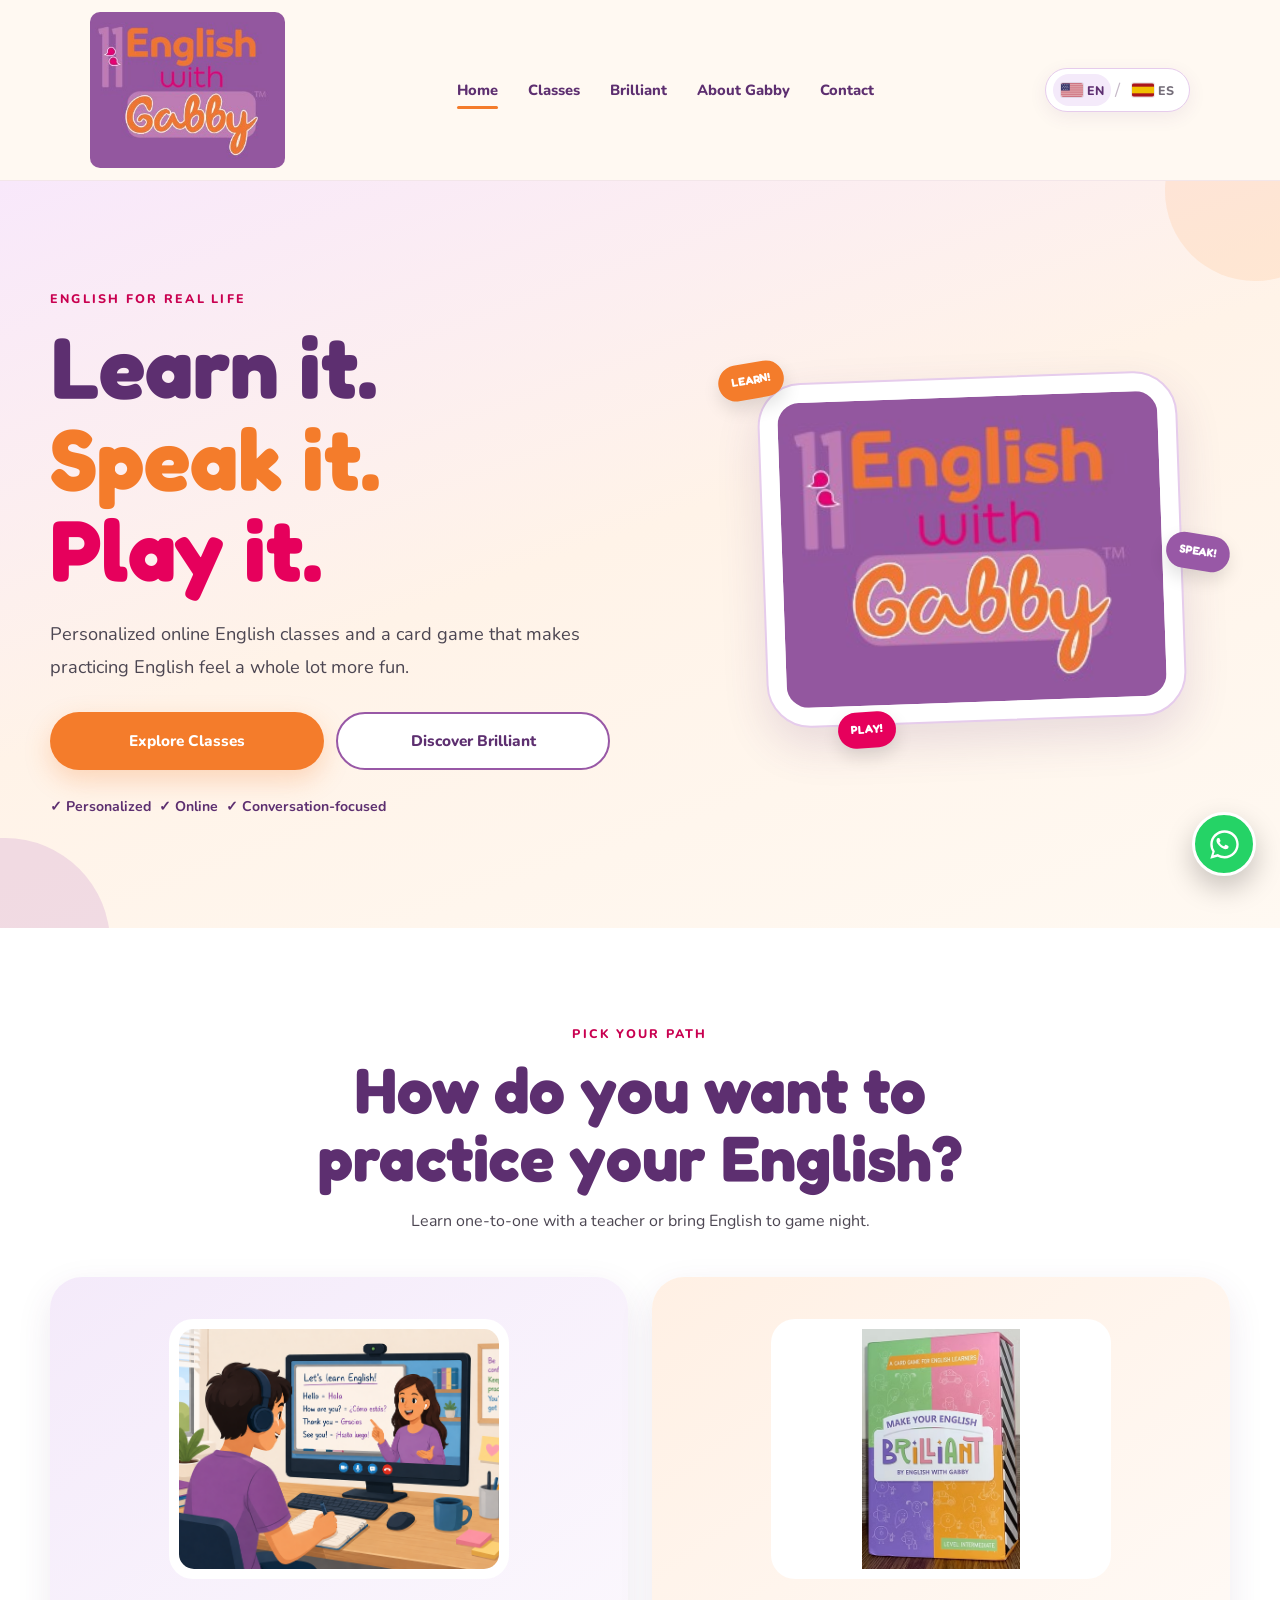
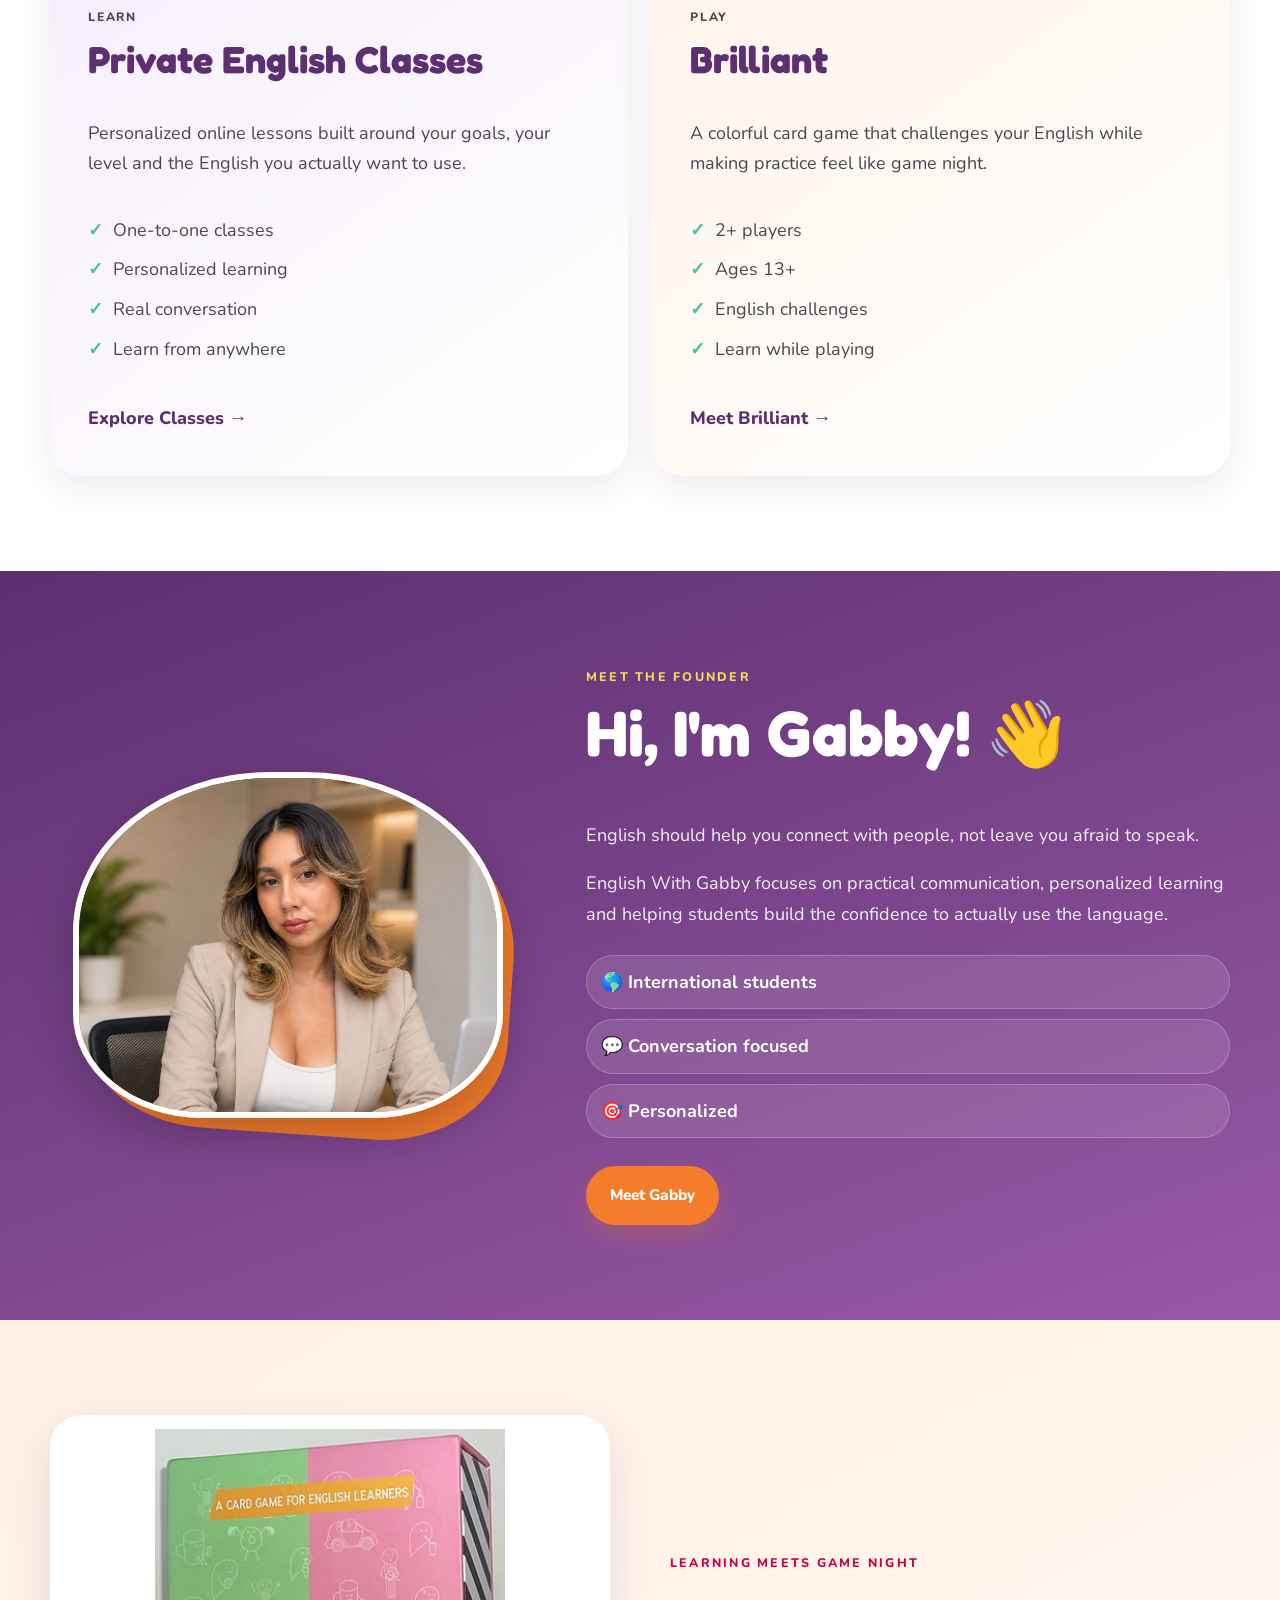
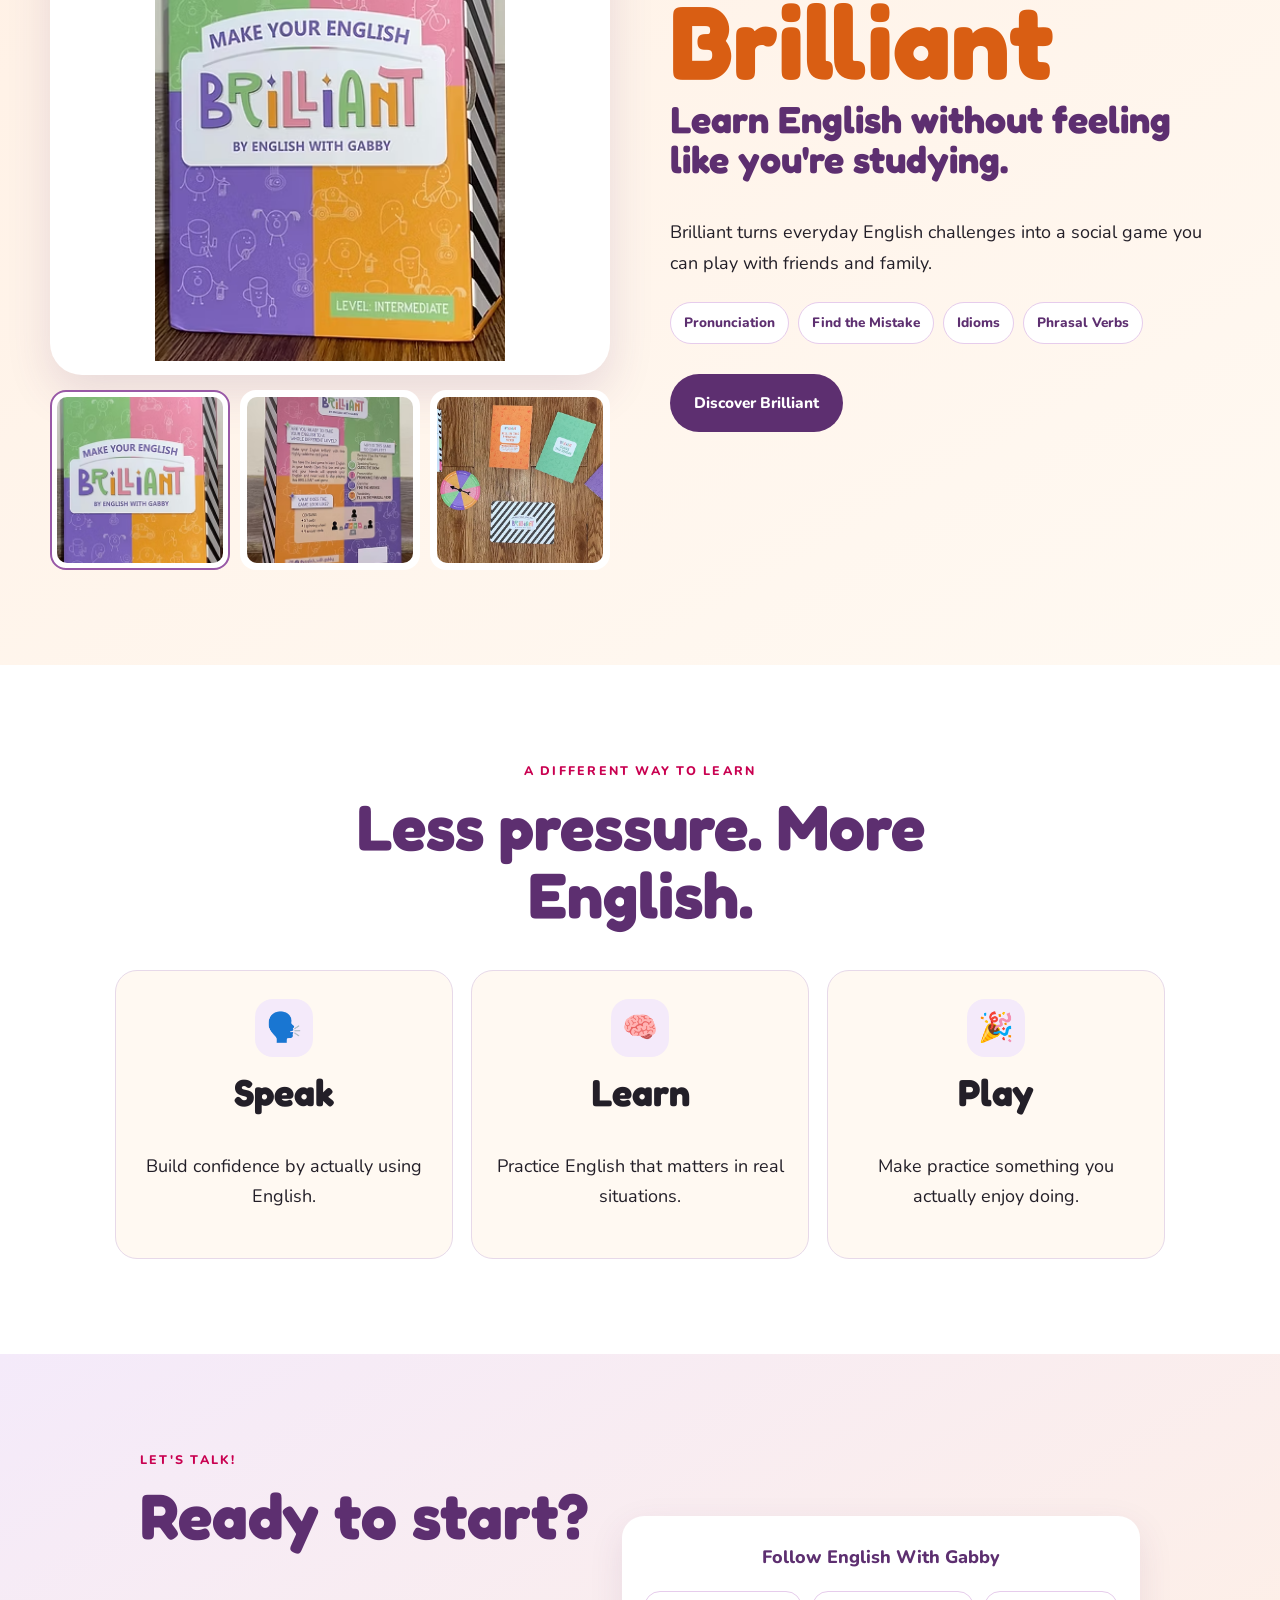
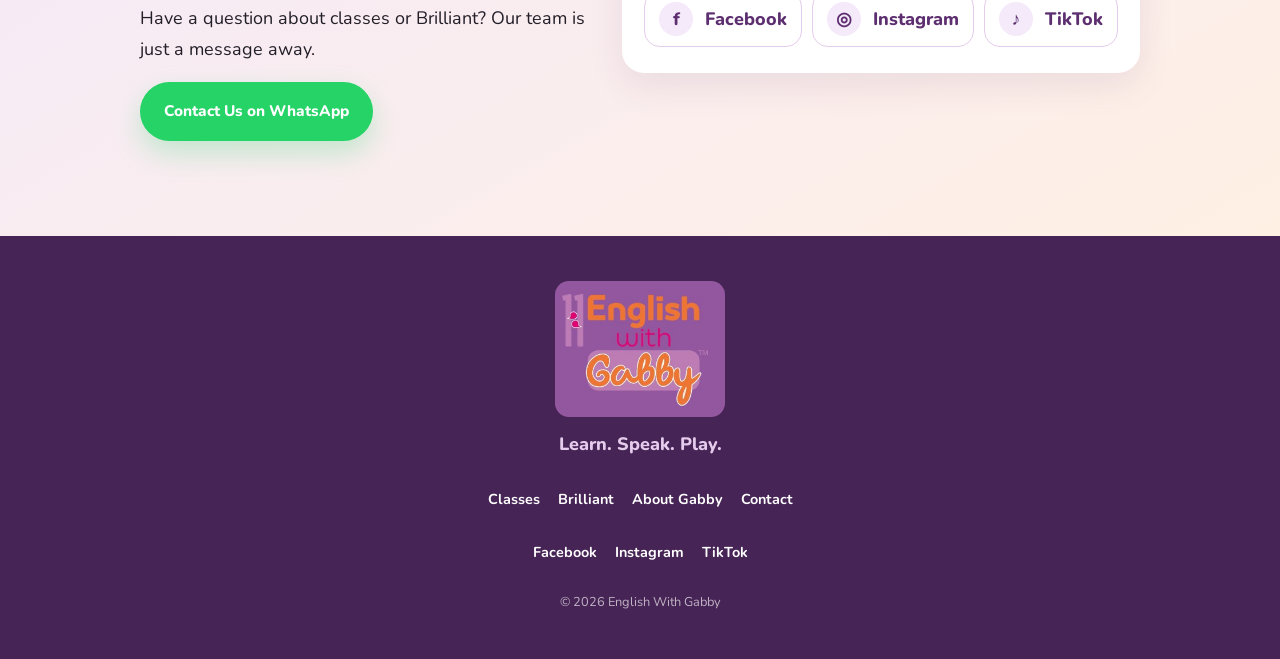
<file: index.html>
<!DOCTYPE html>
<html lang="en">

<head>

  <meta charset="UTF-8">

  <meta
    name="viewport"
    content="width=device-width, initial-scale=1.0, viewport-fit=cover"
  >

  <meta
    name="description"
    content="English With Gabby offers personalized online English classes and Brilliant, a fun card game designed to help you practice English while you play."
  >

  <meta
    name="theme-color"
    content="#9858a6"
  >


  <title>
    English With Gabby | Learn. Speak. Play.
  </title>


  <!-- =====================================================
       FAVICON — Book
  ====================================================== -->

  <link rel="icon" type="image/svg+xml" href="images/favicon.svg">


  <!-- =====================================================
       GOOGLE FONTS
  ====================================================== -->

  <link
    rel="preconnect"
    href="https://fonts.googleapis.com"
  >

  <link
    rel="preconnect"
    href="https://fonts.gstatic.com"
    crossorigin
  >

  <link
    href="https://fonts.googleapis.com/css2?family=Fredoka:wght@400;500;600;700&family=Nunito:wght@400;500;600;700;800&display=swap"
    rel="stylesheet"
  >


  <!-- =====================================================
       MAIN CSS
  ====================================================== -->

  <link
    rel="stylesheet"
    href="css/style.css"
  >

</head>


<body>


<!-- =========================================================
     ACCESSIBILITY — SKIP LINK
========================================================= -->

<a
  class="skip-link"
  href="#main-content"
  data-i18n="accessibility.skip"
>
  Skip to content
</a>



<!-- =========================================================
     HEADER
========================================================= -->

<header class="site-header">

  <div class="header-inner">


    <!-- BRAND -->

    <a
      href="index.html"
      class="site-logo"
      aria-label="English With Gabby home"
    >

      <img
        src="images/Logo/English%20With%20Gabby%20Logo.jpg"
        alt="English With Gabby"
      >

    </a>



    <!-- DESKTOP NAVIGATION -->

    <nav
      class="desktop-nav"
      aria-label="Main navigation"
    >

      <a
        href="index.html"
        class="nav-link active"
        data-i18n="nav.home"
      >
        Home
      </a>

      <a
        href="classes.html"
        class="nav-link"
        data-i18n="nav.classes"
      >
        Classes
      </a>

      <a
        href="brilliant.html"
        class="nav-link"
        data-i18n="nav.brilliant"
      >
        Brilliant
      </a>

      <a
        href="gabby.html"
        class="nav-link"
        data-i18n="nav.about"
      >
        About Gabby
      </a>

      <a
        href="#contact"
        class="nav-link"
        data-i18n="nav.contact"
      >
        Contact
      </a>

    </nav>



    <!-- HEADER CONTROLS -->

    <div class="header-controls">


      <!-- LANGUAGE SWITCHER -->

      <div
        class="language-switcher"
        role="group"
        aria-label="Language"
      >

        <button
          type="button"
          class="language-btn active"
          data-language="en"
          aria-label="Switch to English"
          aria-pressed="true"
        >

          <svg
            class="language-flag"
            viewBox="0 0 60 36"
            aria-hidden="true"
          >
            <rect width="60" height="36" fill="#ffffff"/>

            <g fill="#b22234">
              <rect y="0" width="60" height="2.77"/>
              <rect y="5.54" width="60" height="2.77"/>
              <rect y="11.08" width="60" height="2.77"/>
              <rect y="16.62" width="60" height="2.77"/>
              <rect y="22.16" width="60" height="2.77"/>
              <rect y="27.70" width="60" height="2.77"/>
              <rect y="33.23" width="60" height="2.77"/>
            </g>

            <rect width="24" height="19.38" fill="#3c3b6e"/>

            <g fill="#ffffff">
              <circle cx="4" cy="4" r="1"/>
              <circle cx="9" cy="4" r="1"/>
              <circle cx="14" cy="4" r="1"/>
              <circle cx="19" cy="4" r="1"/>

              <circle cx="6.5" cy="8" r="1"/>
              <circle cx="11.5" cy="8" r="1"/>
              <circle cx="16.5" cy="8" r="1"/>

              <circle cx="4" cy="12" r="1"/>
              <circle cx="9" cy="12" r="1"/>
              <circle cx="14" cy="12" r="1"/>
              <circle cx="19" cy="12" r="1"/>

              <circle cx="6.5" cy="16" r="1"/>
              <circle cx="11.5" cy="16" r="1"/>
              <circle cx="16.5" cy="16" r="1"/>
            </g>
          </svg>

          <span>EN</span>

        </button>


        <span
          class="language-divider"
          aria-hidden="true"
        >
          /
        </span>


        <button
          type="button"
          class="language-btn"
          data-language="es"
          aria-label="Cambiar a español"
          aria-pressed="false"
        >

          <svg
            class="language-flag"
            viewBox="0 0 60 36"
            aria-hidden="true"
          >
            <rect width="60" height="36" fill="#aa151b"/>
            <rect y="9" width="60" height="18" fill="#f1bf00"/>
          </svg>

          <span>ES</span>

        </button>

      </div>



      <!-- MOBILE MENU -->

      <button
        class="menu-toggle"
        type="button"
        aria-label="Open navigation menu"
        aria-expanded="false"
        aria-controls="mobileMenu"
      >

        <span></span>
        <span></span>
        <span></span>

      </button>


    </div>

  </div>



  <!-- MOBILE NAVIGATION -->

  <nav
    class="mobile-menu"
    id="mobileMenu"
    aria-label="Mobile navigation"
  >

    <a
      href="index.html"
      data-i18n="nav.home"
    >
      Home
    </a>

    <a
      href="classes.html"
      data-i18n="nav.classes"
    >
      Classes
    </a>

    <a
      href="brilliant.html"
      data-i18n="nav.brilliant"
    >
      Brilliant
    </a>

    <a
      href="gabby.html"
      data-i18n="nav.about"
    >
      About Gabby
    </a>

    <a
      href="#contact"
      data-i18n="nav.contact"
    >
      Contact
    </a>

  </nav>

</header>



<!-- =========================================================
     MAIN CONTENT
========================================================= -->

<main id="main-content">



<!-- =========================================================
     HERO
========================================================= -->

<section class="hero-section">

  <div class="hero-shape hero-shape-one"></div>
  <div class="hero-shape hero-shape-two"></div>


  <div class="hero-inner">


    <!-- HERO COPY -->

    <div class="hero-copy">

      <p
        class="eyebrow"
        data-i18n="home.hero.eyebrow"
      >
        English for real life
      </p>


      <h1>

        <span data-i18n="home.hero.line1">
          Learn it.
        </span>

        <span data-i18n="home.hero.line2">
          Speak it.
        </span>

        <span data-i18n="home.hero.line3">
          Play it.
        </span>

      </h1>


      <p
        class="hero-description"
        data-i18n="home.hero.description"
      >
        Personalized online English classes and a card game
        that makes practicing English feel a whole lot more fun.
      </p>



      <div class="hero-actions">


        <a
          href="classes.html"
          class="btn btn-primary"
          data-i18n="home.hero.classes"
        >
          Explore Classes
        </a>


        <a
          href="brilliant.html"
          class="btn btn-secondary"
          data-i18n="home.hero.brilliant"
        >
          Discover Brilliant
        </a>


      </div>



      <div class="hero-trust">

        <span data-i18n="home.hero.trust1">
          ✓ Personalized
        </span>

        <span data-i18n="home.hero.trust2">
          ✓ Online
        </span>

        <span data-i18n="home.hero.trust3">
          ✓ Conversation-focused
        </span>

      </div>

    </div>



    <!-- HERO VISUAL -->

    <div class="hero-visual">


      <div class="hero-logo-card">

        <img
          src="images/Logo/English%20With%20Gabby%20Logo.jpg"
          alt="English With Gabby logo"
        >

      </div>



      <div
        class="floating-bubble bubble-learn"
        aria-hidden="true"
      >
        LEARN!
      </div>


      <div
        class="floating-bubble bubble-speak"
        aria-hidden="true"
      >
        SPEAK!
      </div>


      <div
        class="floating-bubble bubble-play"
        aria-hidden="true"
      >
        PLAY!
      </div>


    </div>


  </div>

</section>



<!-- =========================================================
     TWO PATHS — CLASSES / BRILLIANT
========================================================= -->

<section class="path-section">

  <div class="section-heading">

    <p
      class="eyebrow"
      data-i18n="home.paths.eyebrow"
    >
      Pick your path
    </p>

    <h2 data-i18n="home.paths.title">
      How do you want to practice your English?
    </h2>

    <p data-i18n="home.paths.description">
      Learn one-to-one with a teacher or bring English to game night.
    </p>

  </div>



  <div class="path-grid">


    <!-- CLASSES CARD -->

    <article class="path-card classes-path-card">

      <div class="mini-product-image classes-card-image">

        <img
          src="images/classes/Classes%20image.png"
          alt="Student taking a personalized online English class with a teacher"
          loading="lazy"
        >

      </div>


      <p
        class="card-label"
        data-i18n="home.classes.label"
      >
        LEARN
      </p>


      <h3 data-i18n="home.classes.title">
        Private English Classes
      </h3>


      <p data-i18n="home.classes.description">
        Personalized online lessons built around your goals,
        your level and the English you actually want to use.
      </p>


      <ul class="feature-list">

        <li data-i18n="home.classes.feature1">
          One-to-one classes
        </li>

        <li data-i18n="home.classes.feature2">
          Personalized learning
        </li>

        <li data-i18n="home.classes.feature3">
          Real conversation
        </li>

        <li data-i18n="home.classes.feature4">
          Learn from anywhere
        </li>

      </ul>


      <a
        href="classes.html"
        class="card-link"
        data-i18n="home.classes.cta"
      >
        Explore Classes →
      </a>

    </article>


    <!-- BRILLIANT CARD -->

    <article class="path-card brilliant-path-card">

      <div class="mini-product-image">

        <img
          src="images/Brilliant/Game%20Box%20Front.avif"
          alt="Brilliant English learning card game"
          loading="lazy"
        >

      </div>


      <p
        class="card-label"
        data-i18n="home.brilliant.label"
      >
        PLAY
      </p>


      <h3>
        Brilliant
      </h3>


      <p data-i18n="home.brilliant.description">
        A colorful card game that challenges your English
        while making practice feel like game night.
      </p>


      <ul class="feature-list">

        <li data-i18n="home.brilliant.feature1">
          2+ players
        </li>

        <li data-i18n="home.brilliant.feature2">
          Ages 13+
        </li>

        <li data-i18n="home.brilliant.feature3">
          English challenges
        </li>

        <li data-i18n="home.brilliant.feature4">
          Learn while playing
        </li>

      </ul>


      <a
        href="brilliant.html"
        class="card-link"
        data-i18n="home.brilliant.cta"
      >
        Meet Brilliant →
      </a>

    </article>


  </div>

</section>



<!-- =========================================================
     ABOUT GABBY PREVIEW
========================================================= -->

<section class="gabby-preview-section">

  <div class="gabby-preview-inner">


    <!-- PHOTO -->

    <div class="gabby-photo-wrap">

      <div class="gabby-photo-decoration"></div>

      <img
        src="images/Gabby/Updated%20Gabby%20headshot.jpeg"
        alt="Gabby, founder of English With Gabby"
        loading="lazy"
      >

    </div>



    <!-- COPY -->

    <div class="gabby-preview-copy">

      <p
        class="eyebrow"
        data-i18n="home.gabby.eyebrow"
      >
        Meet the founder
      </p>


      <h2 data-i18n="home.gabby.title">
        Hi, I'm Gabby! 👋
      </h2>


      <p data-i18n="home.gabby.description1">
        English should help you connect with people,
        not leave you afraid to speak.
      </p>


      <p data-i18n="home.gabby.description2">
        English With Gabby focuses on practical communication,
        personalized learning and helping students build the
        confidence to actually use the language.
      </p>


      <div class="gabby-highlights">

        <span data-i18n="home.gabby.highlight1">
          🌎 International students
        </span>

        <span data-i18n="home.gabby.highlight2">
          💬 Conversation focused
        </span>

        <span data-i18n="home.gabby.highlight3">
          🎯 Personalized
        </span>

      </div>


      <a
        href="gabby.html"
        class="btn btn-primary"
        data-i18n="home.gabby.cta"
      >
        Meet Gabby
      </a>


    </div>


  </div>

</section>



<!-- =========================================================
     BRILLIANT FEATURE
========================================================= -->

<section class="brilliant-feature-section">

  <div class="brilliant-feature-inner">


    <!-- PRODUCT GALLERY PREVIEW -->

    <div class="brilliant-home-gallery">


      <div class="home-product-main">

        <img
          id="homeBrilliantImage"
          src="images/Brilliant/Game%20Box%20Front.avif"
          alt="Front of Brilliant English learning game"
          loading="lazy"
        >

      </div>



      <div
        class="home-product-thumbnails"
        aria-label="Brilliant product images"
      >


        <button
          type="button"
          class="home-product-thumb active"
          data-home-product-image="images/Brilliant/Game%20Box%20Front.avif"
          data-home-product-alt="Front of Brilliant English learning game"
          aria-label="Show front of Brilliant game box"
        >

          <img
            src="images/Brilliant/Game%20Box%20Front.avif"
            alt=""
          >

        </button>



        <button
          type="button"
          class="home-product-thumb"
          data-home-product-image="images/Brilliant/Game%20Box%20Back.avif"
          data-home-product-alt="Back of Brilliant English learning game"
          aria-label="Show back of Brilliant game box"
        >

          <img
            src="images/Brilliant/Game%20Box%20Back.avif"
            alt=""
          >

        </button>



        <button
          type="button"
          class="home-product-thumb"
          data-home-product-image="images/Brilliant/Game%20Box%20Contents.avif"
          data-home-product-alt="Contents of Brilliant English learning game"
          aria-label="Show Brilliant game contents"
        >

          <img
            src="images/Brilliant/Game%20Box%20Contents.avif"
            alt=""
          >

        </button>


      </div>


    </div>



    <!-- GAME COPY -->

    <div class="brilliant-feature-copy">

      <p
        class="eyebrow"
        data-i18n="home.game.eyebrow"
      >
        Learning meets game night
      </p>


      <h2>
        Brilliant
      </h2>


      <h3 data-i18n="home.game.subtitle">
        Learn English without feeling like you're studying.
      </h3>


      <p data-i18n="home.game.description">
        Brilliant turns everyday English challenges into
        a social game you can play with friends and family.
      </p>


      <div class="game-tags">

        <span data-i18n="home.game.tag1">
          Pronunciation
        </span>

        <span data-i18n="home.game.tag2">
          Find the Error
        </span>

        <span data-i18n="home.game.tag3">
          Slang
        </span>

        <span data-i18n="home.game.tag4">
          Verbs
        </span>

      </div>


      <a
        href="brilliant.html"
        class="btn btn-secondary-dark"
        data-i18n="home.game.cta"
      >
        Discover Brilliant
      </a>


    </div>


  </div>

</section>



<!-- =========================================================
     PHILOSOPHY / BENEFITS
========================================================= -->

<section class="benefits-section">

  <div class="section-heading">

    <p
      class="eyebrow"
      data-i18n="home.benefits.eyebrow"
    >
      A different way to learn
    </p>

    <h2 data-i18n="home.benefits.title">
      Less pressure. More English.
    </h2>

  </div>



  <div class="benefits-grid">


    <article class="benefit-card">

      <span
        class="benefit-icon"
        aria-hidden="true"
      >
        🗣️
      </span>

      <h3 data-i18n="home.benefits.speakTitle">
        Speak
      </h3>

      <p data-i18n="home.benefits.speakText">
        Build confidence by actually using English.
      </p>

    </article>



    <article class="benefit-card">

      <span
        class="benefit-icon"
        aria-hidden="true"
      >
        🧠
      </span>

      <h3 data-i18n="home.benefits.learnTitle">
        Learn
      </h3>

      <p data-i18n="home.benefits.learnText">
        Practice English that matters in real situations.
      </p>

    </article>



    <article class="benefit-card">

      <span
        class="benefit-icon"
        aria-hidden="true"
      >
        🎉
      </span>

      <h3 data-i18n="home.benefits.playTitle">
        Play
      </h3>

      <p data-i18n="home.benefits.playText">
        Make practice something you actually enjoy doing.
      </p>

    </article>


  </div>

</section>



<!-- =========================================================
     SOCIAL / CONTACT
========================================================= -->

<section
  class="contact-section"
  id="contact"
>

  <div class="contact-inner">


    <div class="contact-copy">

      <p
        class="eyebrow"
        data-i18n="home.contact.eyebrow"
      >
        Let's talk!
      </p>


      <h2 data-i18n="home.contact.title">
        Ready to start?
      </h2>


      <p data-i18n="home.contact.description">
        Have a question about classes or Brilliant?
        Gabby is just a message away.
      </p>


      <a
        class="btn btn-whatsapp"
        href="https://wa.me/593987807383?text=Hi%20Gabby!%20I%20found%20English%20With%20Gabby%20through%20your%20website%20and%20I%27d%20like%20more%20information."
        target="_blank"
        rel="noopener noreferrer"
        data-whatsapp-link
        data-i18n="home.contact.whatsapp"
      >
        Message Gabby on WhatsApp
      </a>


    </div>



    <!-- SOCIALS -->

    <div class="social-panel">

      <p data-i18n="home.contact.follow">
        Follow English With Gabby
      </p>


      <div class="social-links">


        <a
          href="https://www.facebook.com/englishwithgabby1/"
          target="_blank"
          rel="noopener noreferrer"
          aria-label="English With Gabby on Facebook"
        >

          <span
            class="social-icon"
            aria-hidden="true"
          >
            f
          </span>

          <span>
            Facebook
          </span>

        </a>



        <a
          href="https://www.instagram.com/english_with.gabby/?hl=en"
          target="_blank"
          rel="noopener noreferrer"
          aria-label="English With Gabby on Instagram"
        >

          <span
            class="social-icon"
            aria-hidden="true"
          >
            ◎
          </span>

          <span>
            Instagram
          </span>

        </a>



        <a
          href="https://www.tiktok.com/@english_with.gabby"
          target="_blank"
          rel="noopener noreferrer"
          aria-label="English With Gabby on TikTok"
        >

          <span
            class="social-icon"
            aria-hidden="true"
          >
            ♪
          </span>

          <span>
            TikTok
          </span>

        </a>


      </div>

    </div>


  </div>

</section>



</main>



<!-- =========================================================
     FOOTER
========================================================= -->

<footer class="site-footer">

  <div class="footer-inner">


    <div class="footer-brand">

      <img
        src="images/Logo/English%20With%20Gabby%20Logo.jpg"
        alt="English With Gabby"
        loading="lazy"
      >

      <p data-i18n="footer.tagline">
        Learn. Speak. Play.
      </p>

    </div>



    <nav
      class="footer-nav"
      aria-label="Footer navigation"
    >

      <a
        href="classes.html"
        data-i18n="nav.classes"
      >
        Classes
      </a>

      <a
        href="brilliant.html"
        data-i18n="nav.brilliant"
      >
        Brilliant
      </a>

      <a
        href="gabby.html"
        data-i18n="nav.about"
      >
        About Gabby
      </a>

      <a
        href="#contact"
        data-i18n="nav.contact"
      >
        Contact
      </a>

    </nav>



    <div class="footer-socials">


      <a
        href="https://www.facebook.com/englishwithgabby1/"
        target="_blank"
        rel="noopener noreferrer"
        aria-label="Facebook"
      >
        Facebook
      </a>


      <a
        href="https://www.instagram.com/english_with.gabby/?hl=en"
        target="_blank"
        rel="noopener noreferrer"
        aria-label="Instagram"
      >
        Instagram
      </a>


      <a
        href="https://www.tiktok.com/@english_with.gabby"
        target="_blank"
        rel="noopener noreferrer"
        aria-label="TikTok"
      >
        TikTok
      </a>


    </div>



    <p class="copyright">

      ©
      <span id="currentYear">
        2026
      </span>

      English With Gabby

    </p>


  </div>

</footer>



<!-- =========================================================
     FLOATING WHATSAPP
========================================================= -->

<a
  class="floating-whatsapp"
  href="https://wa.me/593987807383?text=Hi%20Gabby!%20I%20found%20English%20With%20Gabby%20through%20your%20website%20and%20I%27d%20like%20more%20information."
  target="_blank"
  rel="noopener noreferrer"
  aria-label="Message English With Gabby on WhatsApp"
  data-whatsapp-link
>

  <svg
    viewBox="0 0 32 32"
    aria-hidden="true"
  >

    <path
      d="M19.11 17.21c-.27-.14-1.6-.79-1.85-.88-.25-.09-.43-.14-.61.14-.18.27-.7.88-.86 1.06-.16.18-.32.2-.59.07-.27-.14-1.14-.42-2.17-1.34-.8-.71-1.34-1.59-1.5-1.86-.16-.27-.02-.42.12-.55.12-.12.27-.32.41-.48.14-.16.18-.27.27-.45.09-.18.05-.34-.02-.48-.07-.14-.61-1.47-.84-2.01-.22-.53-.45-.46-.61-.47h-.52c-.18 0-.48.07-.73.34-.25.27-.95.93-.95 2.27s.98 2.63 1.11 2.81c.14.18 1.92 2.93 4.65 4.11.65.28 1.16.45 1.56.58.66.21 1.25.18 1.72.11.52-.08 1.6-.65 1.83-1.28.23-.63.23-1.17.16-1.28-.07-.11-.25-.18-.52-.32z"
    />

    <path
      d="M16.03 3C8.84 3 3 8.73 3 15.8c0 2.48.72 4.79 1.96 6.75L3 29l6.65-1.9a13.17 13.17 0 0 0 6.38 1.65C23.22 28.75 29 23.02 29 15.8S23.22 3 16.03 3zm0 23.58c-2.08 0-4.02-.57-5.68-1.56l-.41-.24-3.95 1.13 1.16-3.81-.27-.42a10.45 10.45 0 0 1-1.7-5.88c0-5.88 4.87-10.63 10.85-10.63 5.98 0 10.8 4.75 10.8 10.63 0 5.88-4.82 10.78-10.8 10.78z"
    />

  </svg>

</a>



<!-- =========================================================
     JAVASCRIPT

     translations.js MUST load before script.js.
========================================================= -->

<script src="js/translations.js"></script>

<script src="js/script.js"></script>


</body>

</html>
</file>
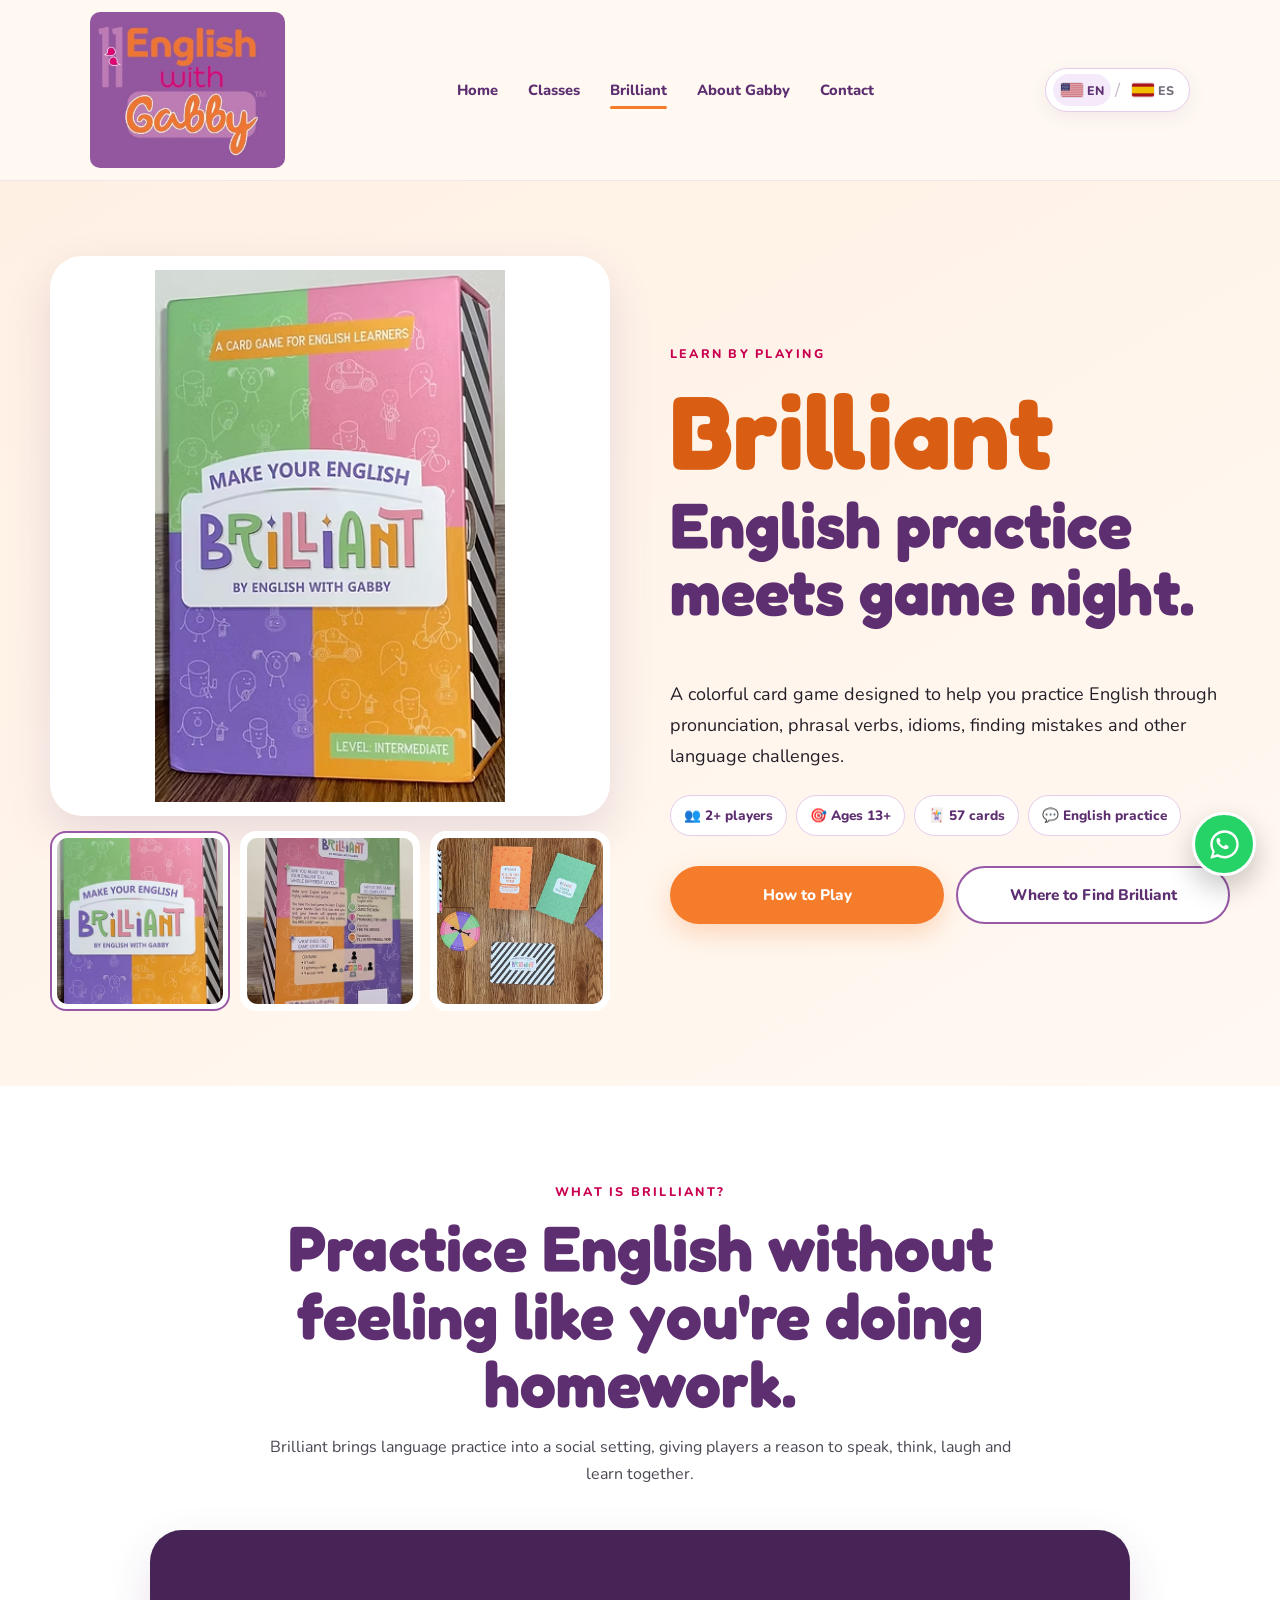
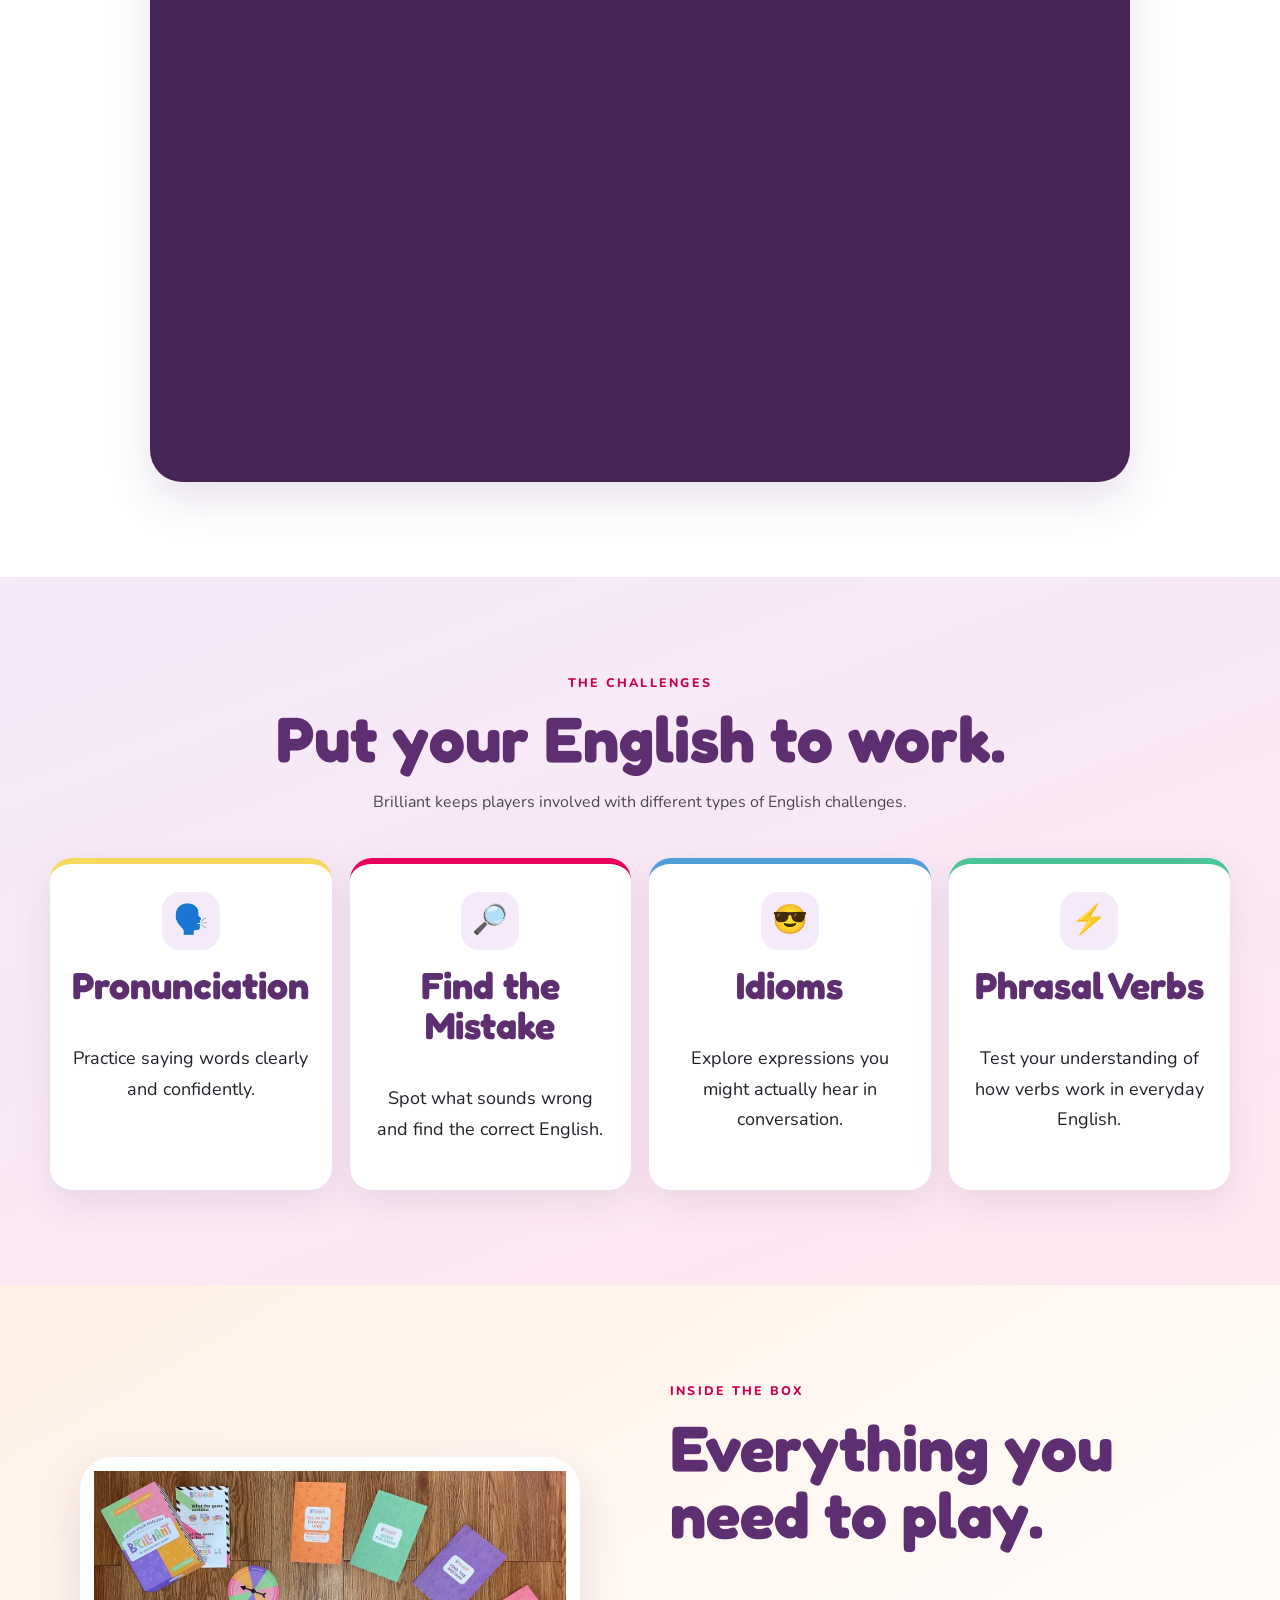
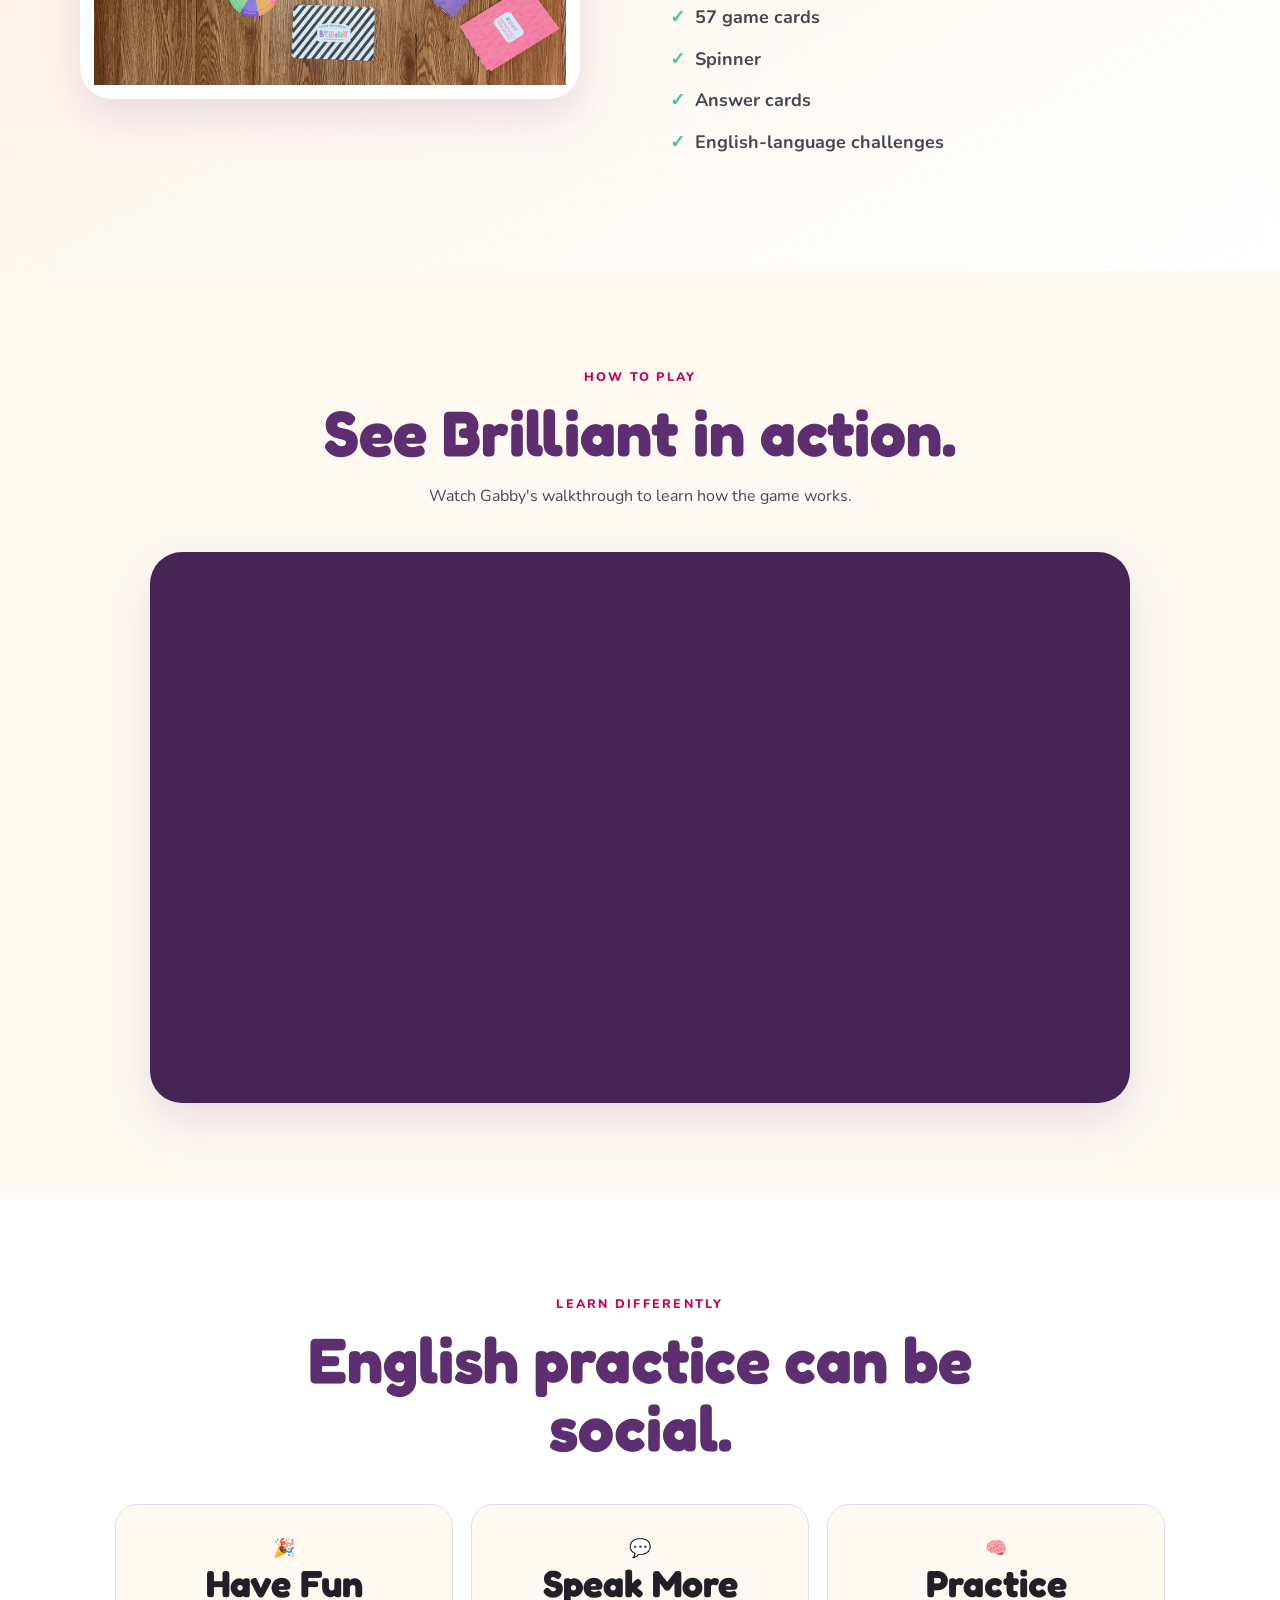
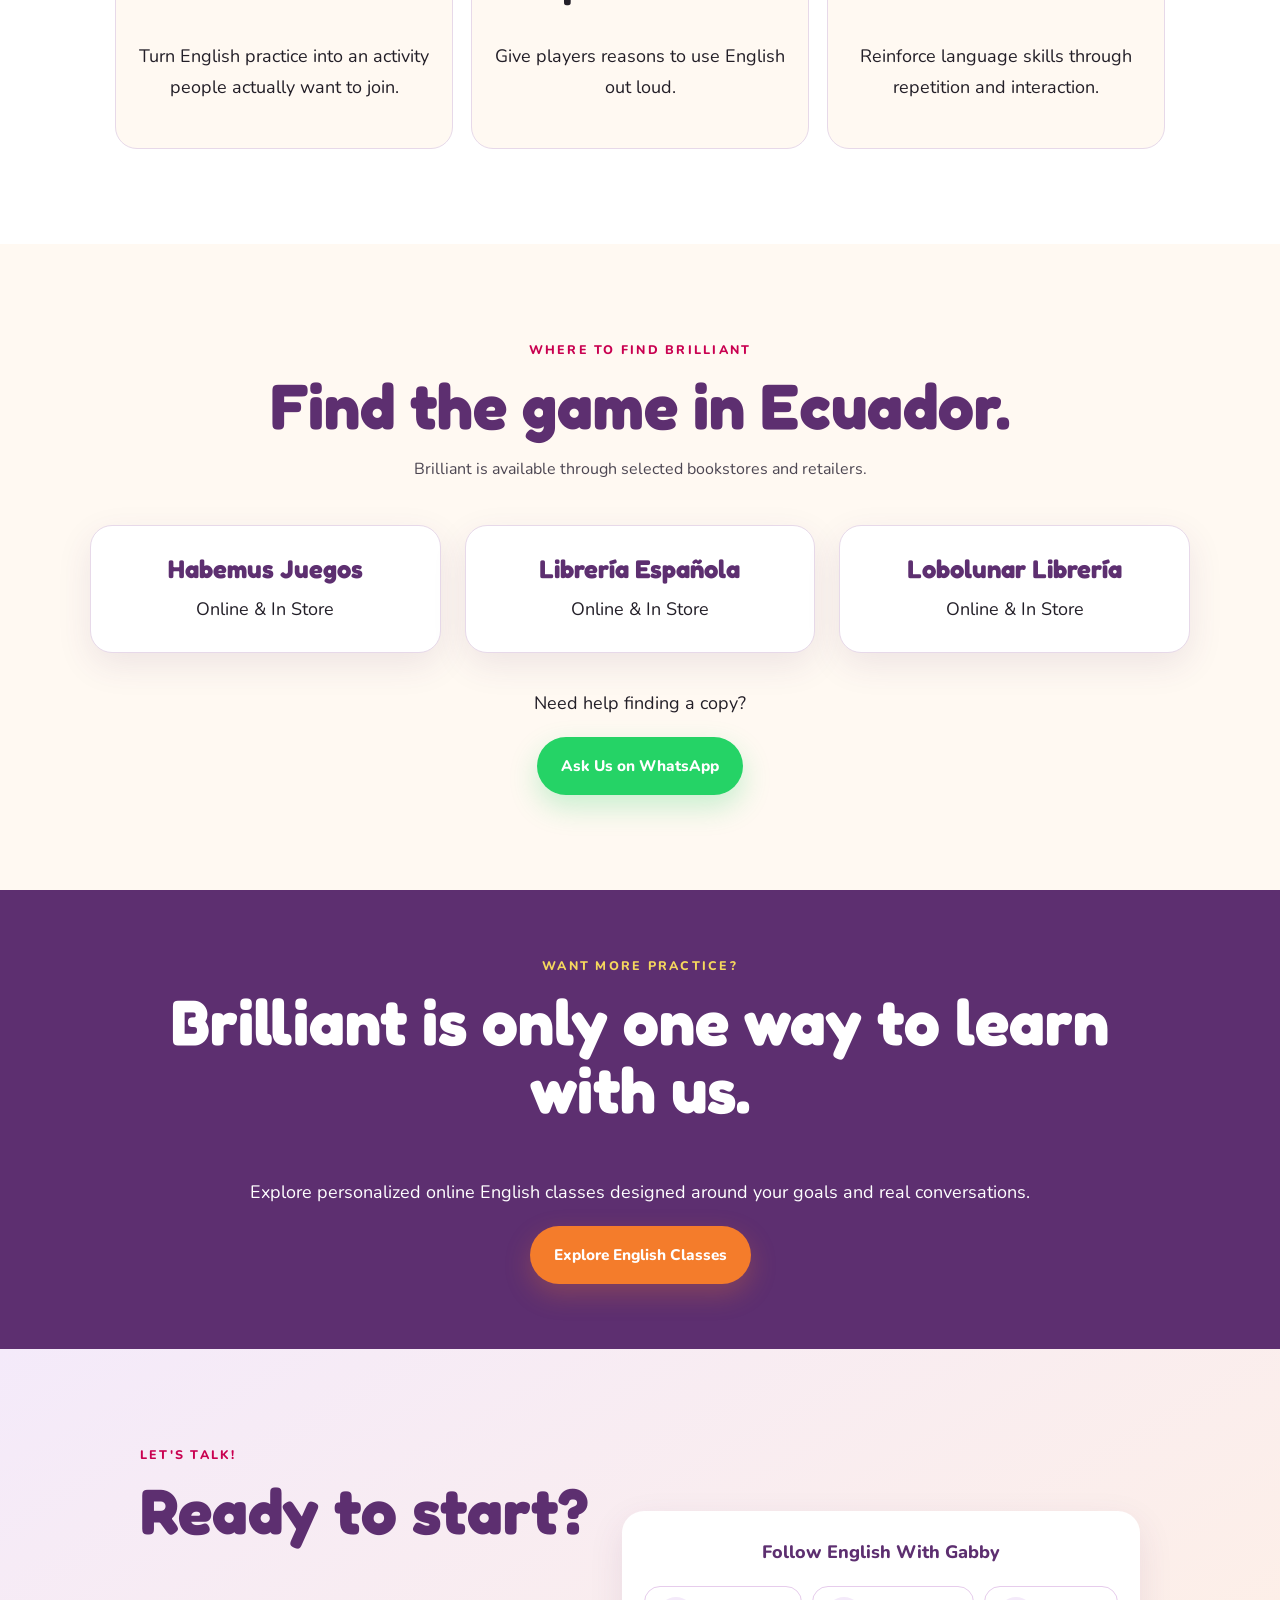
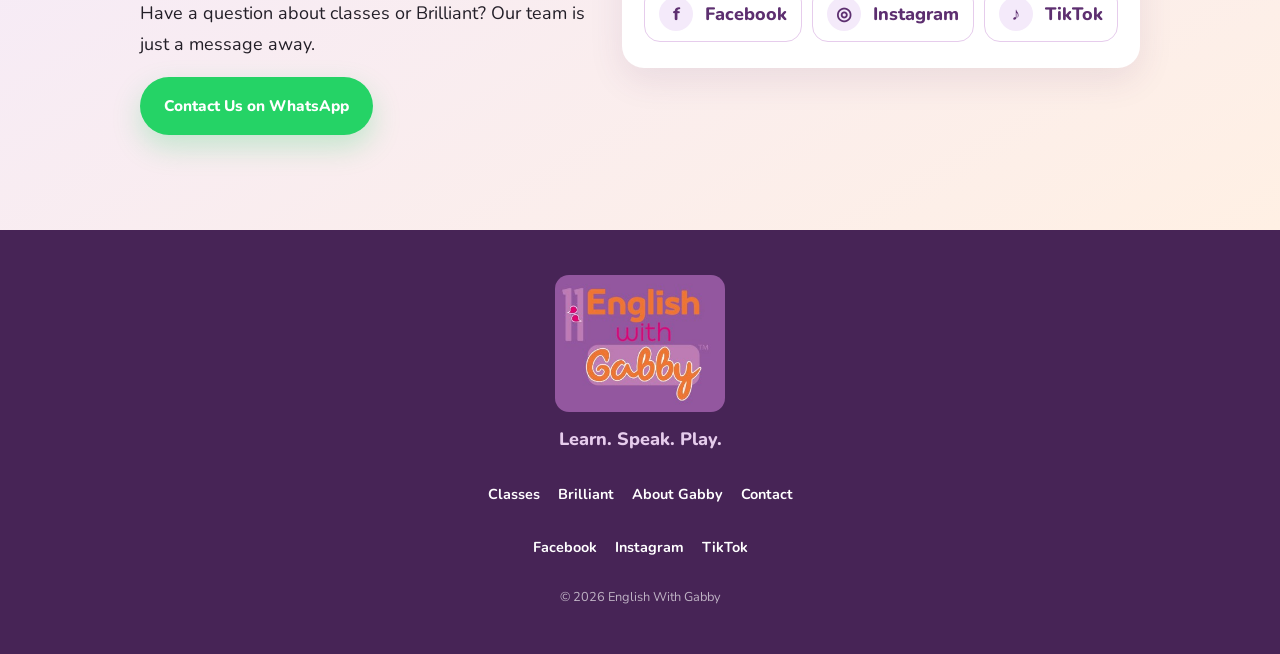
<file: brilliant.html>
<!DOCTYPE html>
<html lang="en">

<head>

  <meta charset="UTF-8">

  <meta
    name="viewport"
    content="width=device-width, initial-scale=1.0, viewport-fit=cover"
  >

  <meta
    name="description"
    content="Discover Brilliant, the English learning card game by English With Gabby. Learn how to play, explore the game, and find where Brilliant is sold."
  >

  <meta
    name="theme-color"
    content="#9858a6"
  >

  <title>
    Brilliant | English With Gabby
  </title>


  <!-- =====================================================
       FAVICON
  ====================================================== -->

<link rel="icon" type="image/svg+xml" href="images/favicon.svg">


  <!-- =====================================================
       GOOGLE FONTS
  ====================================================== -->

  <link
    rel="preconnect"
    href="https://fonts.googleapis.com"
  >

  <link
    rel="preconnect"
    href="https://fonts.gstatic.com"
    crossorigin
  >

  <link
    href="https://fonts.googleapis.com/css2?family=Fredoka:wght@400;500;600;700&family=Nunito:wght@400;500;600;700;800&display=swap"
    rel="stylesheet"
  >


  <!-- =====================================================
       MAIN CSS
  ====================================================== -->

  <link
    rel="stylesheet"
    href="css/style.css"
  >

</head>


<body>


<!-- =========================================================
     ACCESSIBILITY
========================================================= -->

<a
  class="skip-link"
  href="#main-content"
  data-i18n="accessibility.skip"
>
  Skip to content
</a>



<!-- =========================================================
     HEADER
========================================================= -->

<header class="site-header">

  <div class="header-inner">


    <a
      href="index.html"
      class="site-logo"
      aria-label="English With Gabby home"
    >

      <img
        src="images/Logo/English%20With%20Gabby%20Logo.jpg"
        alt="English With Gabby"
      >

    </a>


    <nav
      class="desktop-nav"
      aria-label="Main navigation"
    >

      <a
        href="index.html"
        class="nav-link"
        data-i18n="nav.home"
      >
        Home
      </a>

      <a
        href="classes.html"
        class="nav-link"
        data-i18n="nav.classes"
      >
        Classes
      </a>

      <a
        href="brilliant.html"
        class="nav-link active"
        data-i18n="nav.brilliant"
      >
        Brilliant
      </a>

      <a
        href="gabby.html"
        class="nav-link"
        data-i18n="nav.about"
      >
        About Gabby
      </a>

      <a
        href="#contact"
        class="nav-link"
        data-i18n="nav.contact"
      >
        Contact
      </a>

    </nav>


    <div class="header-controls">


      <div
  class="language-switcher"
  role="group"
  aria-label="Language"
>

  <button
    type="button"
    class="language-btn active"
    data-language="en"
    aria-label="Switch to English"
    aria-pressed="true"
  >

    <svg
      class="language-flag"
      viewBox="0 0 60 36"
      aria-hidden="true"
    >
      <rect width="60" height="36" fill="#ffffff"/>

      <g fill="#b22234">
        <rect y="0" width="60" height="2.77"/>
        <rect y="5.54" width="60" height="2.77"/>
        <rect y="11.08" width="60" height="2.77"/>
        <rect y="16.62" width="60" height="2.77"/>
        <rect y="22.16" width="60" height="2.77"/>
        <rect y="27.70" width="60" height="2.77"/>
        <rect y="33.23" width="60" height="2.77"/>
      </g>

      <rect width="24" height="19.38" fill="#3c3b6e"/>

      <g fill="#ffffff">
        <circle cx="4" cy="4" r="1"/>
        <circle cx="9" cy="4" r="1"/>
        <circle cx="14" cy="4" r="1"/>
        <circle cx="19" cy="4" r="1"/>

        <circle cx="6.5" cy="8" r="1"/>
        <circle cx="11.5" cy="8" r="1"/>
        <circle cx="16.5" cy="8" r="1"/>

        <circle cx="4" cy="12" r="1"/>
        <circle cx="9" cy="12" r="1"/>
        <circle cx="14" cy="12" r="1"/>
        <circle cx="19" cy="12" r="1"/>

        <circle cx="6.5" cy="16" r="1"/>
        <circle cx="11.5" cy="16" r="1"/>
        <circle cx="16.5" cy="16" r="1"/>
      </g>
    </svg>

    <span>EN</span>

  </button>


  <span
    class="language-divider"
    aria-hidden="true"
  >
    /
  </span>


  <button
    type="button"
    class="language-btn"
    data-language="es"
    aria-label="Cambiar a español"
    aria-pressed="false"
  >

    <svg
      class="language-flag"
      viewBox="0 0 60 36"
      aria-hidden="true"
    >
      <rect width="60" height="36" fill="#aa151b"/>
      <rect y="9" width="60" height="18" fill="#f1bf00"/>
    </svg>

    <span>ES</span>

  </button>

</div>


      <button
        class="menu-toggle"
        type="button"
        aria-label="Open navigation menu"
        aria-expanded="false"
        aria-controls="mobileMenu"
      >

        <span></span>
        <span></span>
        <span></span>

      </button>

    </div>

  </div>


  <nav
    class="mobile-menu"
    id="mobileMenu"
    aria-label="Mobile navigation"
  >

    <a
      href="index.html"
      data-i18n="nav.home"
    >
      Home
    </a>

    <a
      href="classes.html"
      data-i18n="nav.classes"
    >
      Classes
    </a>

    <a
      href="brilliant.html"
      data-i18n="nav.brilliant"
    >
      Brilliant
    </a>

    <a
      href="gabby.html"
      data-i18n="nav.about"
    >
      About Gabby
    </a>

    <a
      href="#contact"
      data-i18n="nav.contact"
    >
      Contact
    </a>

  </nav>

</header>



<main id="main-content">


<!-- =========================================================
     PRODUCT HERO
========================================================= -->

<section class="brilliant-page-hero">

  <div class="brilliant-page-hero-inner">


    <!-- PRODUCT GALLERY -->

    <div class="brilliant-page-gallery">


      <div class="brilliant-main-image">

        <img
          id="brilliantMainImage"
          src="images/Brilliant/Game%20Box%20Front.avif"
          alt="Front of Brilliant English learning card game"
        >

      </div>


      <div
        class="brilliant-thumbnail-row"
        aria-label="Brilliant product gallery"
      >


        <button
          type="button"
          class="brilliant-thumb active"
          data-brilliant-image="images/Brilliant/Game%20Box%20Front.avif"
          data-brilliant-alt="Front of Brilliant English learning card game"
          aria-label="Show front of Brilliant game box"
          aria-pressed="true"
        >

          <img
            src="images/Brilliant/Game%20Box%20Front.avif"
            alt=""
          >

        </button>


        <button
          type="button"
          class="brilliant-thumb"
          data-brilliant-image="images/Brilliant/Game%20Box%20Back.avif"
          data-brilliant-alt="Back of Brilliant English learning card game"
          aria-label="Show back of Brilliant game box"
          aria-pressed="false"
        >

          <img
            src="images/Brilliant/Game%20Box%20Back.avif"
            alt=""
          >

        </button>


        <button
          type="button"
          class="brilliant-thumb"
          data-brilliant-image="images/Brilliant/Game%20Box%20Contents.avif"
          data-brilliant-alt="Contents of Brilliant English learning card game"
          aria-label="Show Brilliant game contents"
          aria-pressed="false"
        >

          <img
            src="images/Brilliant/Game%20Box%20Contents.avif"
            alt=""
          >

        </button>


      </div>

    </div>



    <!-- PRODUCT COPY -->

    <div class="brilliant-page-copy">

      <p
        class="eyebrow"
        data-i18n="brilliant.hero.eyebrow"
      >
        Learn through play
      </p>

      <h1>
        Brilliant
      </h1>

      <h2 data-i18n="brilliant.hero.title">
        English practice meets game night.
      </h2>

      <p
        class="brilliant-page-description"
        data-i18n="brilliant.hero.description"
      >
        A colorful card game designed to help players practice
        English through pronunciation, verbs, idioms, error detection
        and other language challenges.
      </p>


      <div class="brilliant-facts">

        <span data-i18n="brilliant.hero.players">
          👥 2+ players
        </span>

        <span data-i18n="brilliant.hero.age">
          🎯 Ages 10+
        </span>

        <span data-i18n="brilliant.hero.cards">
          🃏 57 cards
        </span>

        <span data-i18n="brilliant.hero.learning">
          💬 English practice
        </span>

      </div>


      <div class="brilliant-hero-actions">

        <a
          href="#how-to-play"
          class="btn btn-primary"
          data-i18n="brilliant.hero.howToPlay"
        >
          How to Play
        </a>

        <a
          href="#where-to-buy"
          class="btn btn-secondary"
          data-i18n="brilliant.hero.whereToBuy"
        >
          Where to Find Brilliant
        </a>

      </div>

    </div>

  </div>

</section>



<!-- =========================================================
     WHAT IS BRILLIANT
========================================================= -->

<section class="brilliant-story-section">

  <div class="section-heading">

    <p
      class="eyebrow"
      data-i18n="brilliant.about.eyebrow"
    >
      What is Brilliant?
    </p>

    <h2 data-i18n="brilliant.about.title">
      Practice English without making it feel like homework.
    </h2>

    <p data-i18n="brilliant.about.description">
      Brilliant brings language practice into a social setting,
      giving players a reason to speak, think, laugh and learn together.
    </p>

  </div>


  <div class="video-feature">

    <div class="responsive-video">

      <iframe
        src="https://www.youtube.com/embed/40L0TOEsM8M"
        title="What Brilliant is about"
        loading="lazy"
        allow="accelerometer; autoplay; clipboard-write; encrypted-media; gyroscope; picture-in-picture; web-share"
        allowfullscreen
      ></iframe>

    </div>

  </div>

</section>



<!-- =========================================================
     CHALLENGES
========================================================= -->

<section class="brilliant-challenges-section">

  <div class="section-heading">

    <p
      class="eyebrow"
      data-i18n="brilliant.challenges.eyebrow"
    >
      The challenges
    </p>

    <h2 data-i18n="brilliant.challenges.title">
      Put your English to work.
    </h2>

    <p data-i18n="brilliant.challenges.description">
      Brilliant keeps players engaged with different types of
      English-language challenges.
    </p>

  </div>


  <div class="challenge-grid">


    <article class="challenge-card challenge-pronunciation">

      <span
        class="challenge-icon"
        aria-hidden="true"
      >
        🗣️
      </span>

      <h3 data-i18n="brilliant.challenges.pronunciationTitle">
        Pronunciation
      </h3>

      <p data-i18n="brilliant.challenges.pronunciationText">
        Practice saying words clearly and confidently.
      </p>

    </article>



    <article class="challenge-card challenge-error">

      <span
        class="challenge-icon"
        aria-hidden="true"
      >
        🔎
      </span>

      <h3 data-i18n="brilliant.challenges.errorTitle">
        Find the Error
      </h3>

      <p data-i18n="brilliant.challenges.errorText">
        Spot what sounds wrong and identify the correct English.
      </p>

    </article>



    <article class="challenge-card challenge-slang">

      <span
        class="challenge-icon"
        aria-hidden="true"
      >
        😎
      </span>

      <h3 data-i18n="brilliant.challenges.slangTitle">
        Slang
      </h3>

      <p data-i18n="brilliant.challenges.slangText">
        Explore expressions you may actually hear in conversation.
      </p>

    </article>



    <article class="challenge-card challenge-verbs">

      <span
        class="challenge-icon"
        aria-hidden="true"
      >
        ⚡
      </span>

      <h3 data-i18n="brilliant.challenges.verbsTitle">
        Verbs
      </h3>

      <p data-i18n="brilliant.challenges.verbsText">
        Test your understanding of how verbs work in everyday English.
      </p>

    </article>


  </div>

</section>



<!-- =========================================================
     WHAT'S IN THE BOX
========================================================= -->

<section class="brilliant-box-section">

  <div class="brilliant-box-inner">


    <div class="brilliant-box-image">

      <img
        src="images/Brilliant/Game%20Box%20Contents.avif"
        alt="Contents included with the Brilliant English learning game"
        loading="lazy"
      >

    </div>


    <div class="brilliant-box-copy">

      <p
        class="eyebrow"
        data-i18n="brilliant.box.eyebrow"
      >
        Inside the box
      </p>

      <h2 data-i18n="brilliant.box.title">
        Everything you need to play.
      </h2>


      <ul class="box-list">

        <li data-i18n="brilliant.box.item1">
          57 game cards
        </li>

        <li data-i18n="brilliant.box.item2">
          Spinner
        </li>

        <li data-i18n="brilliant.box.item3">
          Answer cards
        </li>

        <li data-i18n="brilliant.box.item4">
          English-language challenges
        </li>

      </ul>

    </div>

  </div>

</section>



<!-- =========================================================
     HOW TO PLAY
========================================================= -->

<section
  class="how-to-play-section"
  id="how-to-play"
>

  <div class="section-heading">

    <p
      class="eyebrow"
      data-i18n="brilliant.play.eyebrow"
    >
      How to play
    </p>

    <h2 data-i18n="brilliant.play.title">
      See Brilliant in action.
    </h2>

    <p data-i18n="brilliant.play.description">
      Watch Gabby's walkthrough to learn how the game works.
    </p>

  </div>


  <div class="video-feature">

    <div class="responsive-video">

      <iframe
        src="https://www.youtube.com/embed/0uNxu6Yjmlc"
        title="How to play Brilliant"
        loading="lazy"
        allow="accelerometer; autoplay; clipboard-write; encrypted-media; gyroscope; picture-in-picture; web-share"
        allowfullscreen
      ></iframe>

    </div>

  </div>

</section>



<!-- =========================================================
     WHY PLAY
========================================================= -->

<section class="brilliant-benefits-section">

  <div class="section-heading">

    <p
      class="eyebrow"
      data-i18n="brilliant.benefits.eyebrow"
    >
      Learn differently
    </p>

    <h2 data-i18n="brilliant.benefits.title">
      English practice can be social.
    </h2>

  </div>


  <div class="brilliant-benefits-grid">


    <article class="brilliant-benefit">

      <span aria-hidden="true">
        🎉
      </span>

      <h3 data-i18n="brilliant.benefits.funTitle">
        Have Fun
      </h3>

      <p data-i18n="brilliant.benefits.funText">
        Turn English practice into an activity people actually want to join.
      </p>

    </article>



    <article class="brilliant-benefit">

      <span aria-hidden="true">
        💬
      </span>

      <h3 data-i18n="brilliant.benefits.speakTitle">
        Speak More
      </h3>

      <p data-i18n="brilliant.benefits.speakText">
        Give players reasons to use English out loud.
      </p>

    </article>



    <article class="brilliant-benefit">

      <span aria-hidden="true">
        🧠
      </span>

      <h3 data-i18n="brilliant.benefits.practiceTitle">
        Practice
      </h3>

      <p data-i18n="brilliant.benefits.practiceText">
        Reinforce language skills through repetition and interaction.
      </p>

    </article>


  </div>

</section>



<!-- =========================================================
     WHERE TO BUY
========================================================= -->

<section
  class="where-to-buy-section"
  id="where-to-buy"
>

  <div class="section-heading">

    <p
      class="eyebrow"
      data-i18n="brilliant.buy.eyebrow"
    >
      Where to find Brilliant
    </p>

    <h2 data-i18n="brilliant.buy.title">
      Find the game in Ecuador.
    </h2>

    <p data-i18n="brilliant.buy.description">
      Brilliant is available through selected bookstores and retailers.
    </p>

  </div>

<div class="retailer-grid">

  <article class="retailer-card">
    <div class="retailer-name">
      <a
        href="https://www.habemusjuegos.com/producto/brilliant-by-english-with-gabby/"
        target="_blank"
        rel="noopener noreferrer"
      >
        Habemus Juegos
      </a>
    </div>

    <span
      class="retailer-availability"
      data-i18n="brilliant.buy.availability"
    >
      Online &amp; In Store
    </span>
  </article>


  <article class="retailer-card">
    <div class="retailer-name">
      <a
        href="https://www.libreriaespanola.com/tienda-2/make-your-english-brilliant-a-card-game/"
        target="_blank"
        rel="noopener noreferrer"
      >
        Librería Española
      </a>
    </div>

    <span
      class="retailer-availability"
      data-i18n="brilliant.buy.availability"
    >
      Online &amp; In Store
    </span>
  </article>


  <article class="retailer-card">
    <div class="retailer-name">
      <a
        href="https://lobolunar.com/public/index.php/producto/detail/44601"
        target="_blank"
        rel="noopener noreferrer"
      >
        Lobolunar Librería
      </a>
    </div>

    <span
      class="retailer-availability"
      data-i18n="brilliant.buy.availability"
    >
      Online &amp; In Store
    </span>
  </article>

</div>


<div class="retailer-help">

  <p data-i18n="brilliant.buy.help">
    Need help finding a copy?
  </p>

  <a
    class="btn btn-whatsapp"
    href="https://wa.me/593987807383"
    target="_blank"
    rel="noopener noreferrer"
    data-whatsapp-link
    data-i18n="brilliant.buy.whatsapp"
  >
    Ask Gabby on WhatsApp
  </a>

</div>

</section>



<!-- =========================================================
     CLASSES CROSS-PROMOTION
========================================================= -->

<section class="brilliant-classes-section">

  <div class="brilliant-classes-inner">

    <div>

      <p
        class="eyebrow"
        data-i18n="brilliant.classes.eyebrow"
      >
        Want more practice?
      </p>

      <h2 data-i18n="brilliant.classes.title">
        Brilliant is only one way to learn with Gabby.
      </h2>

      <p data-i18n="brilliant.classes.description">
        Explore personalized online English classes designed
        around your goals and real conversations.
      </p>

    </div>


    <a
      href="classes.html"
      class="btn btn-primary"
      data-i18n="brilliant.classes.cta"
    >
      Explore English Classes
    </a>

  </div>

</section>



<!-- =========================================================
     CONTACT
========================================================= -->

<section
  class="contact-section"
  id="contact"
>

  <div class="contact-inner">


    <div class="contact-copy">

      <p
        class="eyebrow"
        data-i18n="home.contact.eyebrow"
      >
        Let's talk!
      </p>

      <h2 data-i18n="home.contact.title">
        Ready to start?
      </h2>

      <p data-i18n="home.contact.description">
        Have a question about classes or Brilliant?
        Gabby is just a message away.
      </p>


      <a
        class="btn btn-whatsapp"
        href="https://wa.me/593987807383"
        target="_blank"
        rel="noopener noreferrer"
        data-whatsapp-link
        data-i18n="home.contact.whatsapp"
      >
        Message Gabby on WhatsApp
      </a>

    </div>



    <div class="social-panel">

      <p data-i18n="home.contact.follow">
        Follow English With Gabby
      </p>


      <div class="social-links">


        <a
          href="https://www.facebook.com/englishwithgabby1/"
          target="_blank"
          rel="noopener noreferrer"
        >
          <span
            class="social-icon"
            aria-hidden="true"
          >
            f
          </span>

          Facebook
        </a>


        <a
          href="https://www.instagram.com/english_with.gabby/?hl=en"
          target="_blank"
          rel="noopener noreferrer"
        >
          <span
            class="social-icon"
            aria-hidden="true"
          >
            ◎
          </span>

          Instagram
        </a>


        <a
          href="https://www.tiktok.com/@english_with.gabby"
          target="_blank"
          rel="noopener noreferrer"
        >
          <span
            class="social-icon"
            aria-hidden="true"
          >
            ♪
          </span>

          TikTok
        </a>


      </div>

    </div>


  </div>

</section>


</main>



<!-- =========================================================
     FOOTER
========================================================= -->

<footer class="site-footer">

  <div class="footer-inner">


    <div class="footer-brand">

      <img
        src="images/Logo/English%20With%20Gabby%20Logo.jpg"
        alt="English With Gabby"
        loading="lazy"
      >

      <p data-i18n="footer.tagline">
        Learn. Speak. Play.
      </p>

    </div>


    <nav
      class="footer-nav"
      aria-label="Footer navigation"
    >

      <a
        href="classes.html"
        data-i18n="nav.classes"
      >
        Classes
      </a>

      <a
        href="brilliant.html"
        data-i18n="nav.brilliant"
      >
        Brilliant
      </a>

      <a
        href="gabby.html"
        data-i18n="nav.about"
      >
        About Gabby
      </a>

      <a
        href="#contact"
        data-i18n="nav.contact"
      >
        Contact
      </a>

    </nav>


    <div class="footer-socials">

      <a
        href="https://www.facebook.com/englishwithgabby1/"
        target="_blank"
        rel="noopener noreferrer"
      >
        Facebook
      </a>

      <a
        href="https://www.instagram.com/english_with.gabby/?hl=en"
        target="_blank"
        rel="noopener noreferrer"
      >
        Instagram
      </a>

      <a
        href="https://www.tiktok.com/@english_with.gabby"
        target="_blank"
        rel="noopener noreferrer"
      >
        TikTok
      </a>

    </div>


    <p class="copyright">

      ©
      <span id="currentYear">
        2026
      </span>

      English With Gabby

    </p>

  </div>

</footer>



<!-- =========================================================
     FLOATING WHATSAPP
========================================================= -->

<a
  class="floating-whatsapp"
  href="https://wa.me/593987807383"
  target="_blank"
  rel="noopener noreferrer"
  aria-label="Message English With Gabby on WhatsApp"
  data-whatsapp-link
>

  <svg
    viewBox="0 0 32 32"
    aria-hidden="true"
  >

    <path
      d="M19.11 17.21c-.27-.14-1.6-.79-1.85-.88-.25-.09-.43-.14-.61.14-.18.27-.7.88-.86 1.06-.16.18-.32.2-.59.07-.27-.14-1.14-.42-2.17-1.34-.8-.71-1.34-1.59-1.5-1.86-.16-.27-.02-.42.12-.55.12-.12.27-.32.41-.48.14-.16.18-.27.27-.45.09-.18.05-.34-.02-.48-.07-.14-.61-1.47-.84-2.01-.22-.53-.45-.46-.61-.47h-.52c-.18 0-.48.07-.73.34-.25.27-.95.93-.95 2.27s.98 2.63 1.11 2.81c.14.18 1.92 2.93 4.65 4.11.65.28 1.16.45 1.56.58.66.21 1.25.18 1.72.11.52-.08 1.6-.65 1.83-1.28.23-.63.23-1.17.16-1.28-.07-.11-.25-.18-.52-.32z"
    />

    <path
      d="M16.03 3C8.84 3 3 8.73 3 15.8c0 2.48.72 4.79 1.96 6.75L3 29l6.65-1.9a13.17 13.17 0 0 0 6.38 1.65C23.22 28.75 29 23.02 29 15.8S23.22 3 16.03 3zm0 23.58c-2.08 0-4.02-.57-5.68-1.56l-.41-.24-3.95 1.13 1.16-3.81-.27-.42a10.45 10.45 0 0 1-1.7-5.88c0-5.88 4.87-10.63 10.85-10.63 5.98 0 10.8 4.75 10.8 10.63 0 5.88-4.82 10.78-10.8 10.78z"
    />

  </svg>

</a>



<!-- =========================================================
     JAVASCRIPT
========================================================= -->

<script src="js/translations.js"></script>
<script src="js/script.js"></script>


</body>

</html>
</file>
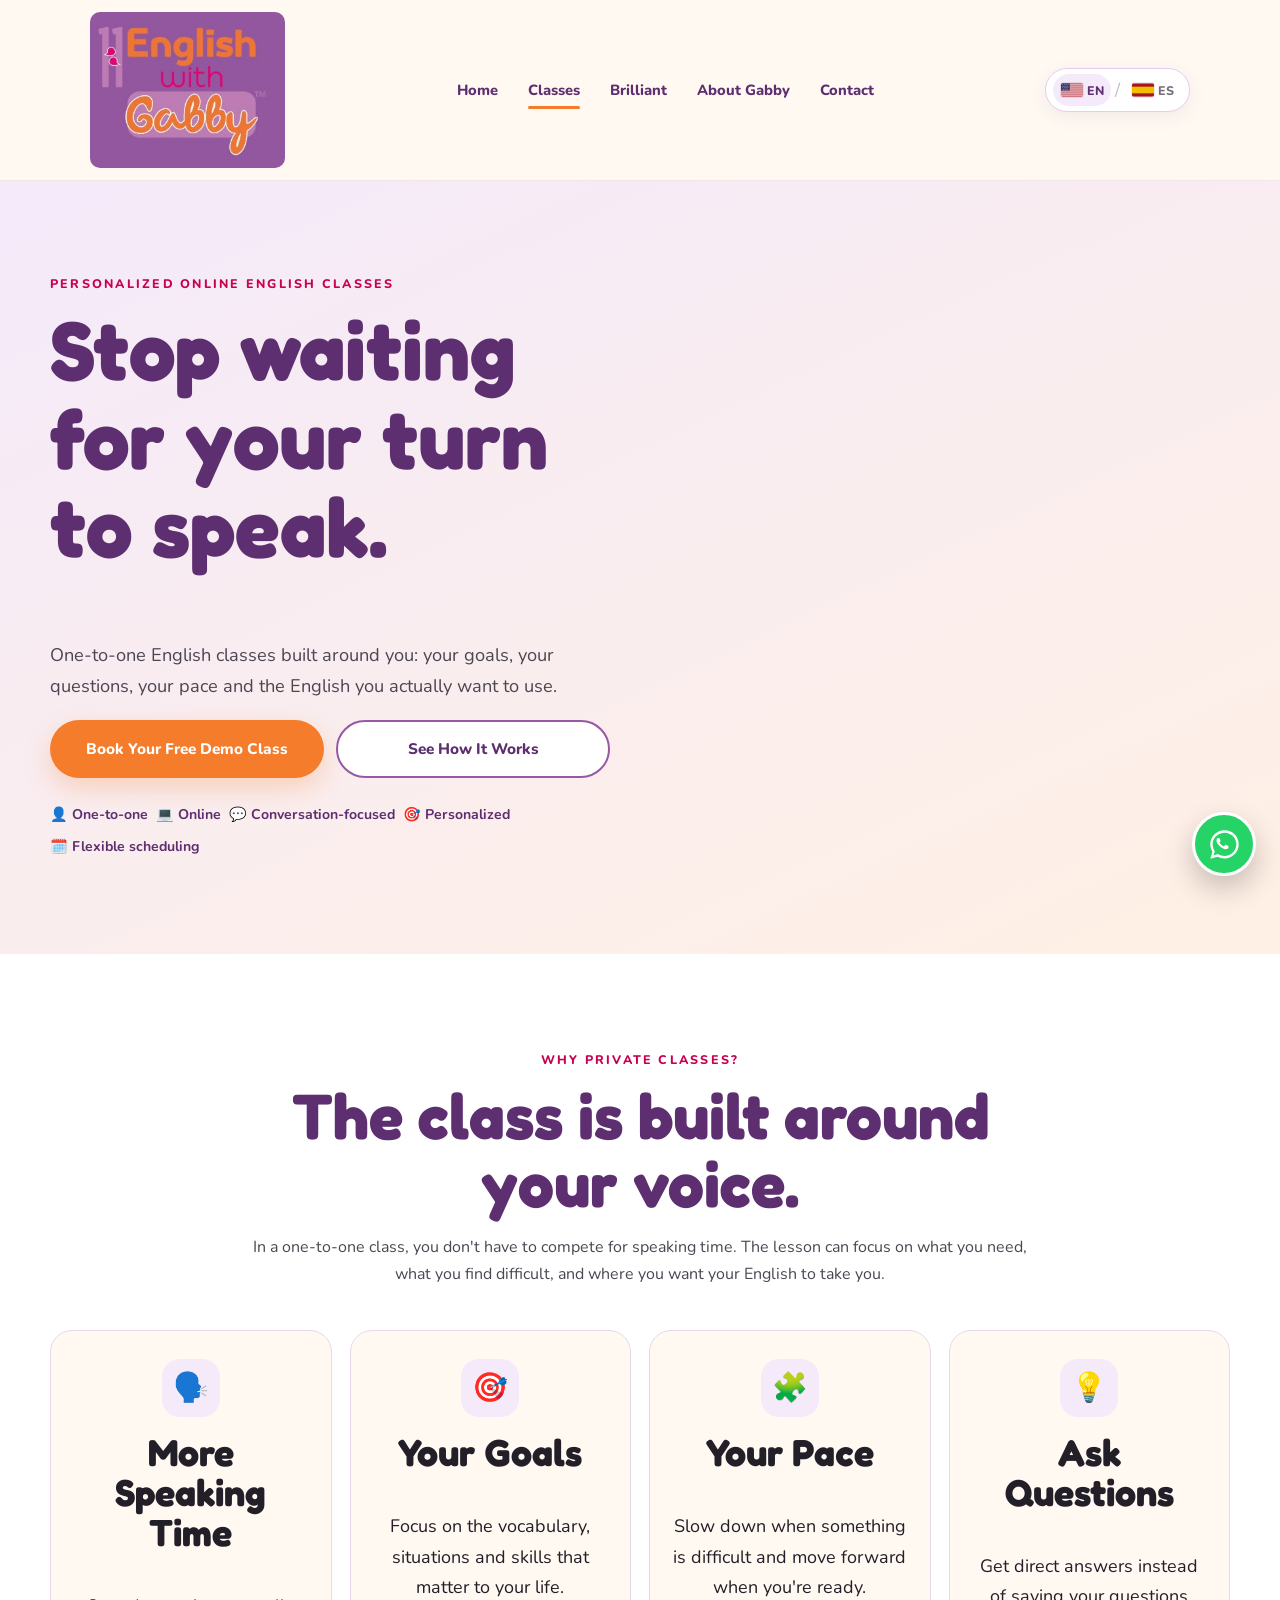
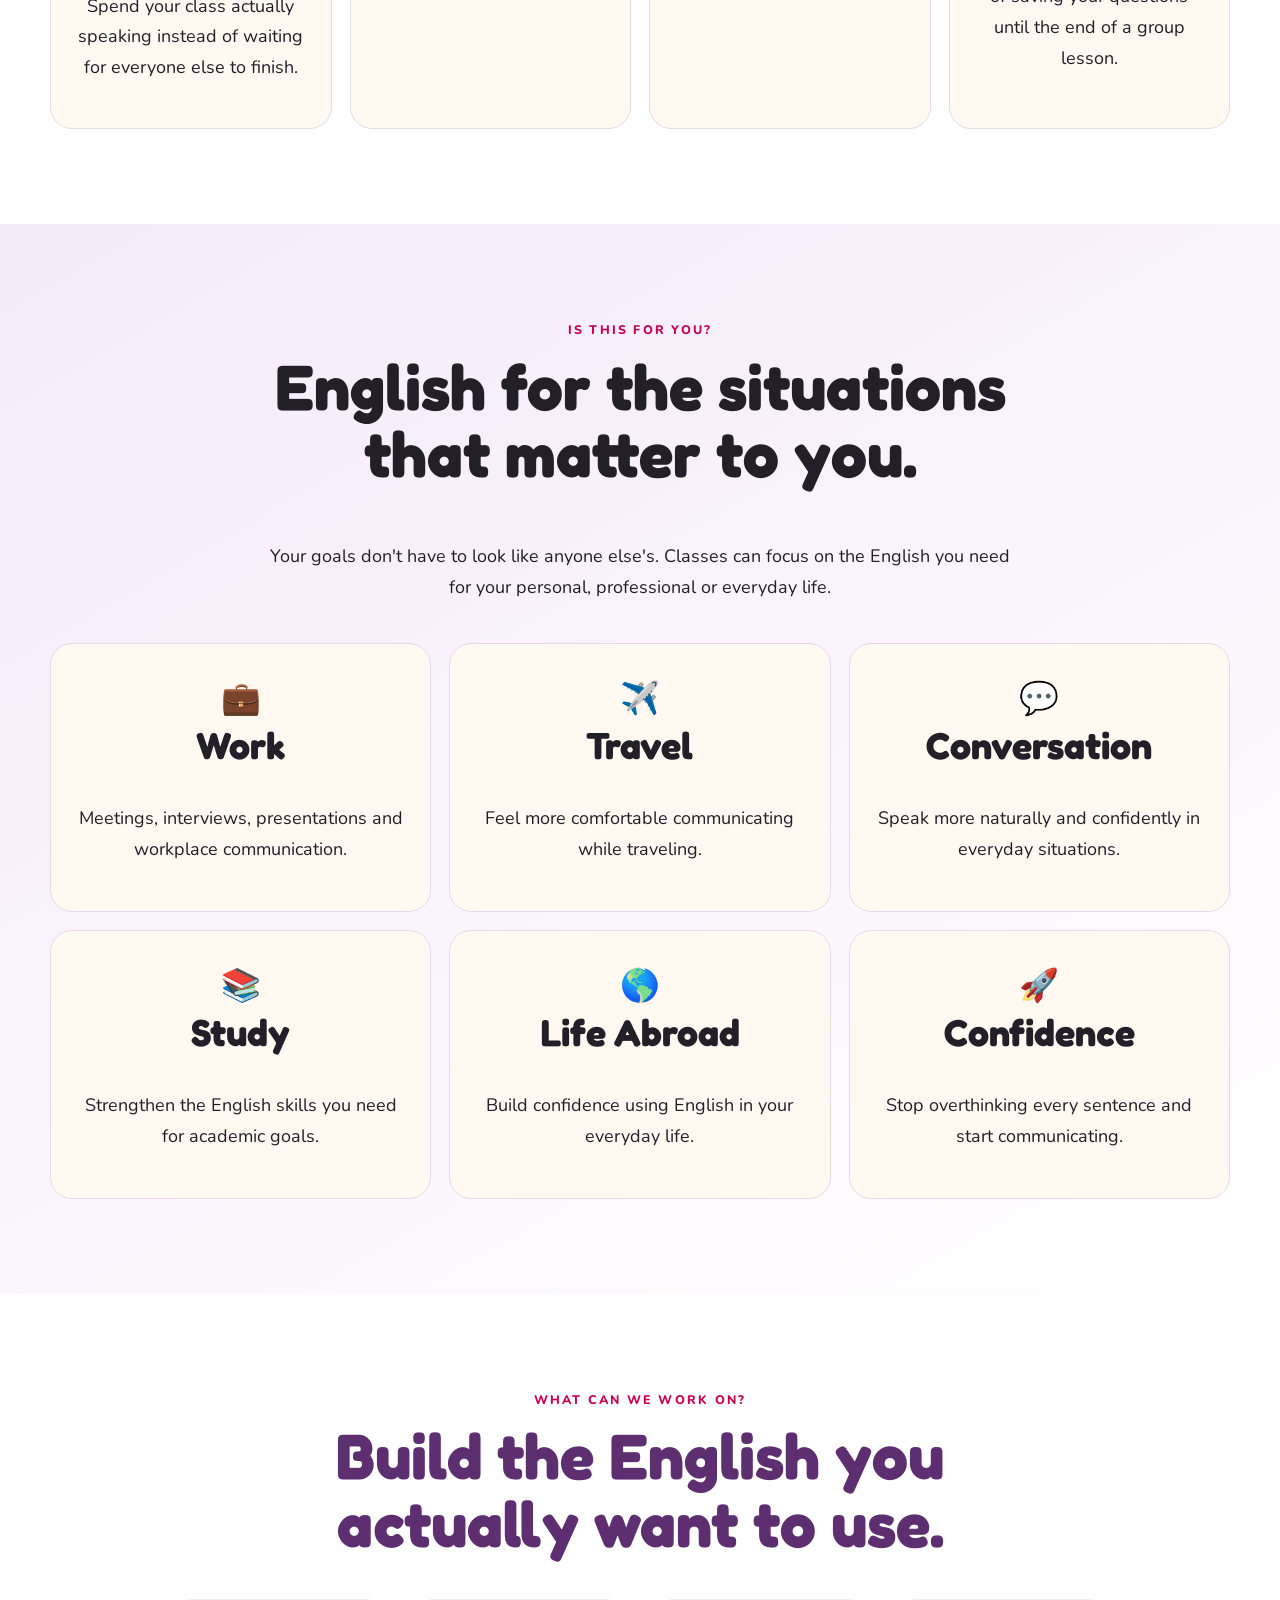
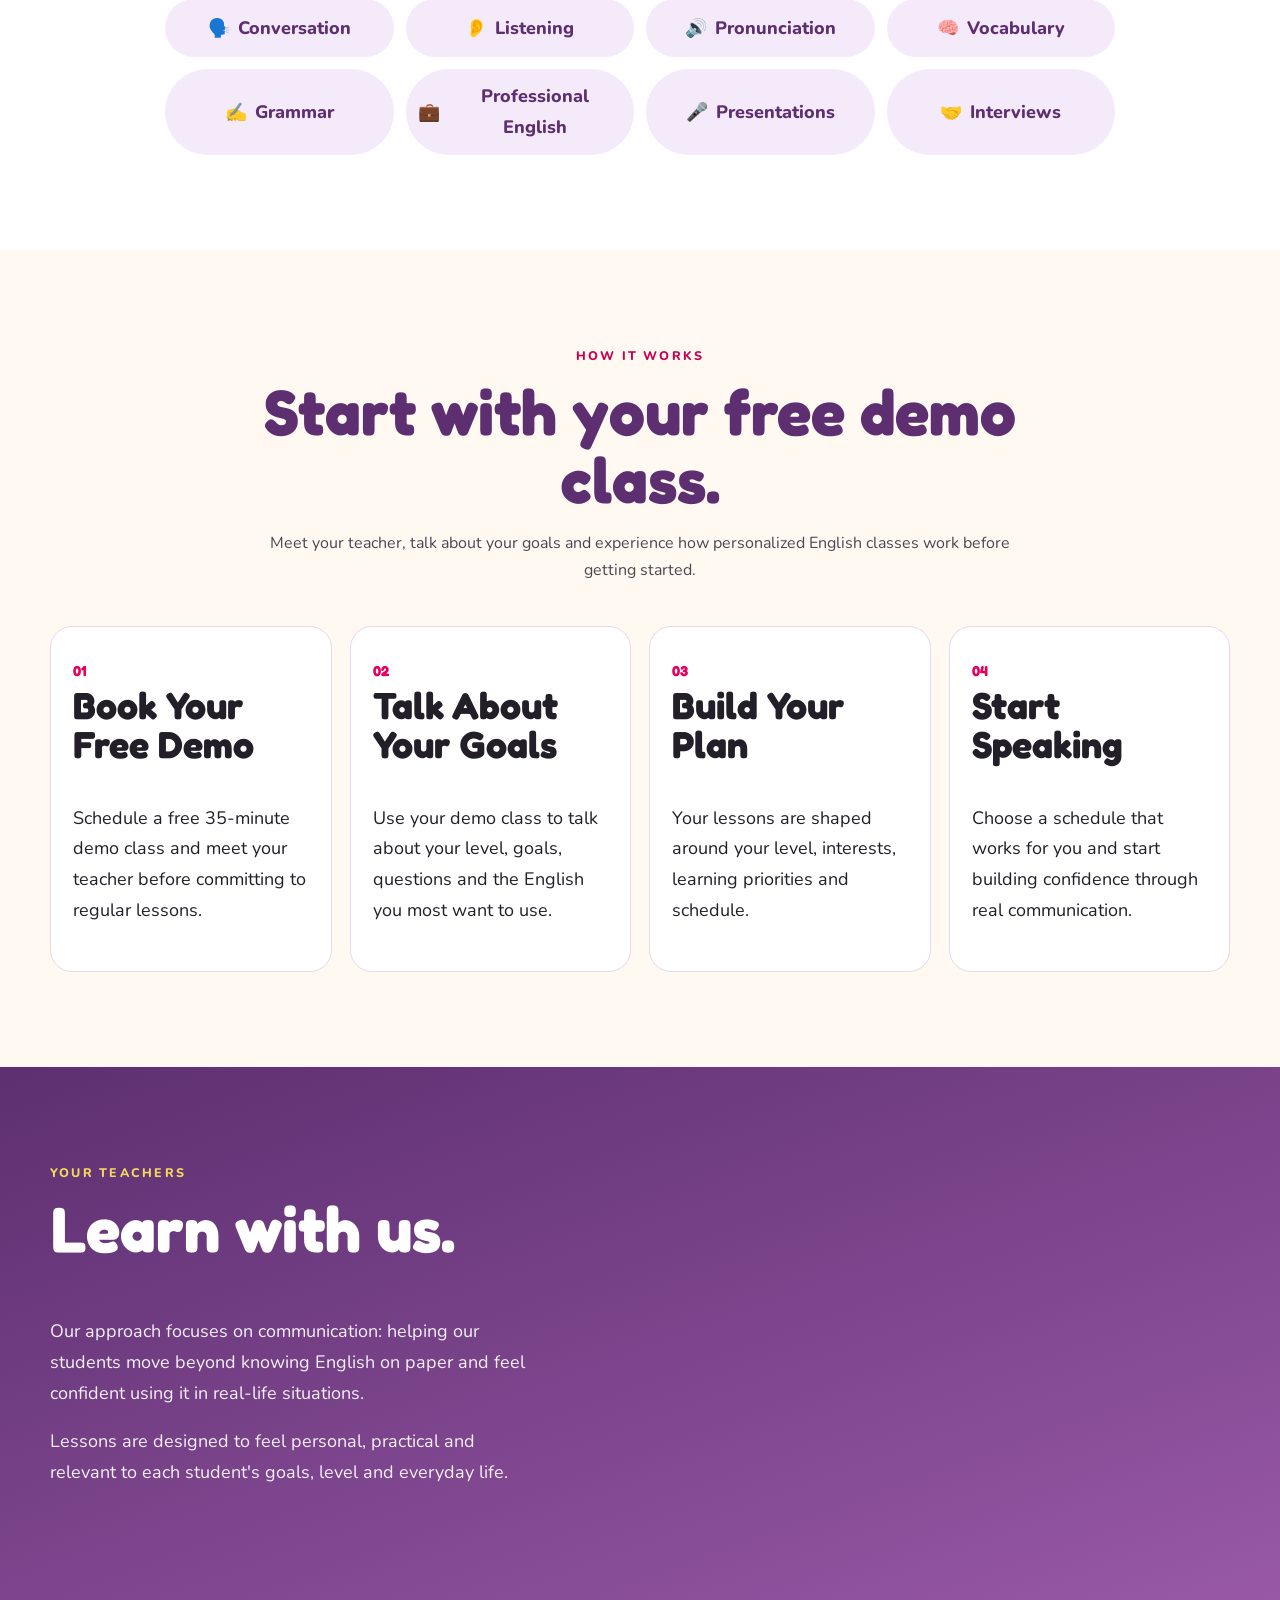
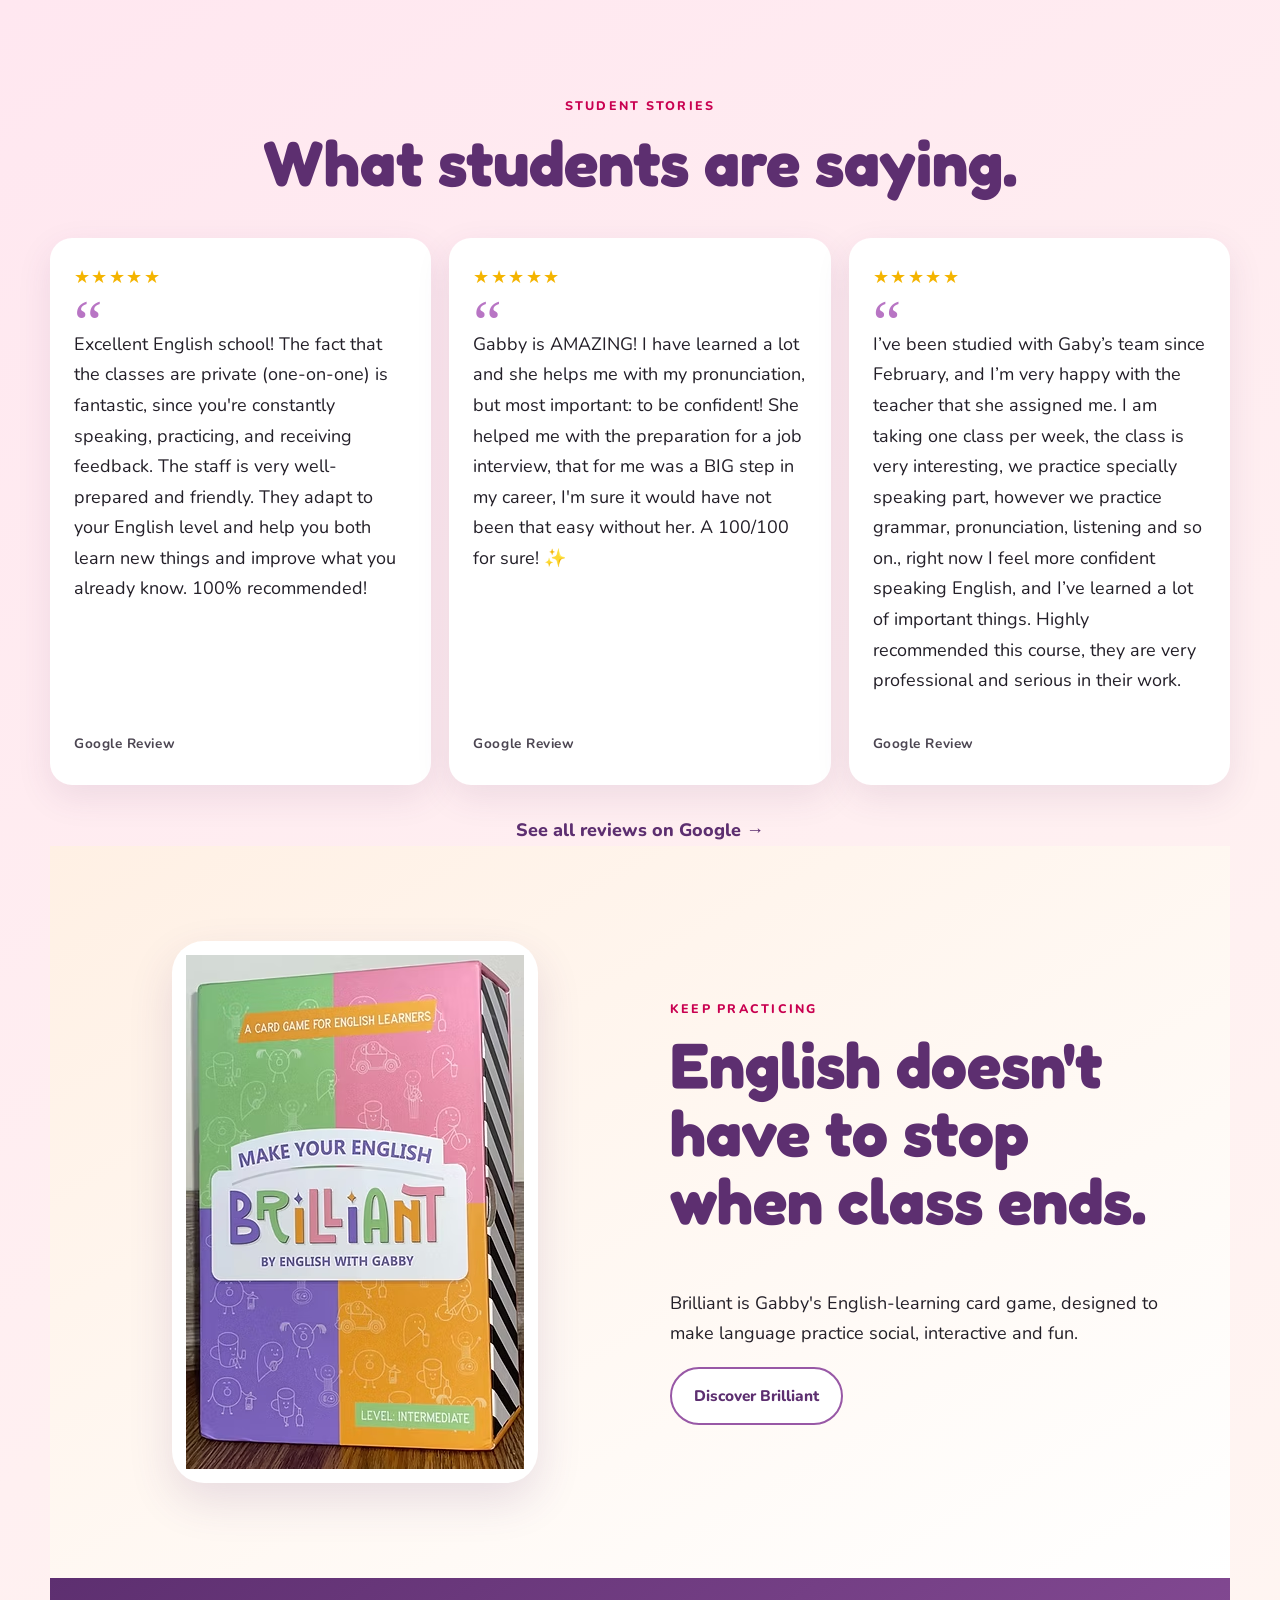
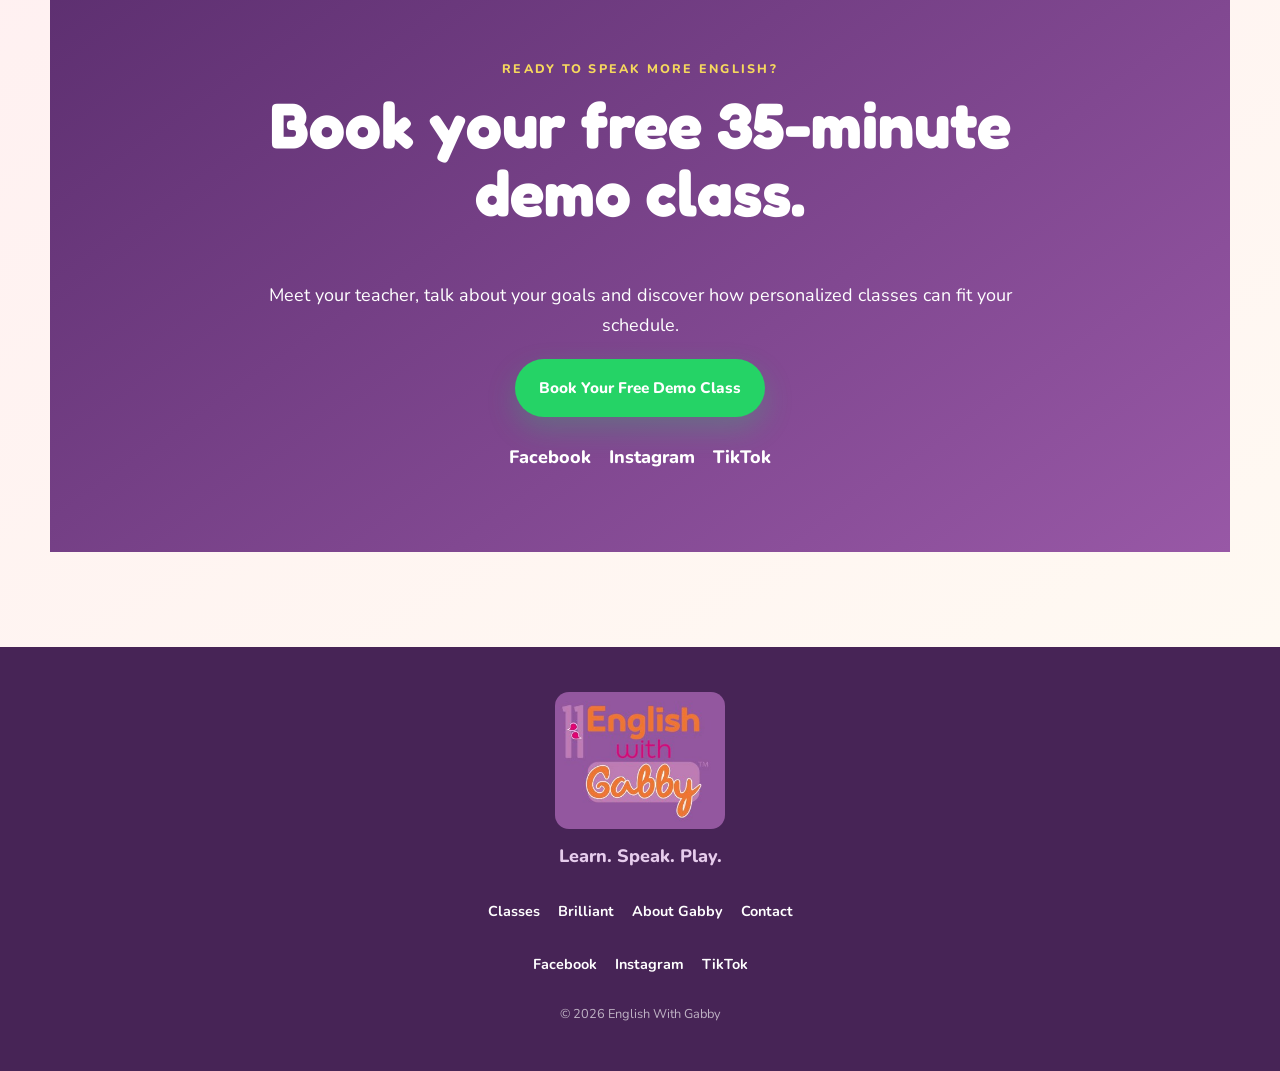
<file: classes.html>
<!DOCTYPE html>
<html lang="en">

<head>

  <meta charset="UTF-8">

  <meta
    name="viewport"
    content="width=device-width, initial-scale=1.0, viewport-fit=cover"
  >

  <meta
    name="description"
    content="Personalized online English classes with English With Gabby. Book a free 35-minute demo class, meet your teacher, practice real conversation, and learn English around your goals."
  >

  <meta
    name="theme-color"
    content="#9858a6"
  >

  <title>
    Online English Classes | English With Gabby
  </title>


  <!-- =====================================================
       FAVICON
  ====================================================== -->

  <link
    rel="icon"
    type="image/svg+xml"
    href="images/favicon.svg"
  >


  <!-- =====================================================
       GOOGLE FONTS
  ====================================================== -->

  <link
    rel="preconnect"
    href="https://fonts.googleapis.com"
  >

  <link
    rel="preconnect"
    href="https://fonts.gstatic.com"
    crossorigin
  >

  <link
    href="https://fonts.googleapis.com/css2?family=Fredoka:wght@400;500;600;700&family=Nunito:wght@400;500;600;700;800&display=swap"
    rel="stylesheet"
  >


  <!-- =====================================================
       MAIN CSS
  ====================================================== -->

  <link
    rel="stylesheet"
    href="css/style.css"
  >

</head>


<body>


<!-- =========================================================
     ACCESSIBILITY
========================================================= -->

<a
  class="skip-link"
  href="#main-content"
  data-i18n="accessibility.skip"
>
  Skip to content
</a>



<!-- =========================================================
     HEADER
========================================================= -->

<header class="site-header">

  <div class="header-inner">


    <a
      href="index.html"
      class="site-logo"
      aria-label="English With Gabby home"
    >

      <img
        src="images/Logo/English%20With%20Gabby%20Logo.jpg"
        alt="English With Gabby"
      >

    </a>


    <nav
      class="desktop-nav"
      aria-label="Main navigation"
    >

      <a
        href="index.html"
        class="nav-link"
        data-i18n="nav.home"
      >
        Home
      </a>

      <a
        href="classes.html"
        class="nav-link active"
        data-i18n="nav.classes"
      >
        Classes
      </a>

      <a
        href="brilliant.html"
        class="nav-link"
        data-i18n="nav.brilliant"
      >
        Brilliant
      </a>

      <a
        href="gabby.html"
        class="nav-link"
        data-i18n="nav.about"
      >
        About Gabby
      </a>

      <a
        href="#contact"
        class="nav-link"
        data-i18n="nav.contact"
      >
        Contact
      </a>

    </nav>


    <div class="header-controls">


      <!-- LANGUAGE SWITCHER -->

      <div
        class="language-switcher"
        role="group"
        aria-label="Language"
      >

        <button
          type="button"
          class="language-btn active"
          data-language="en"
          aria-label="Switch to English"
          aria-pressed="true"
        >

          <svg
            class="language-flag"
            viewBox="0 0 60 36"
            aria-hidden="true"
          >

            <rect
              width="60"
              height="36"
              fill="#ffffff"
            />

            <g fill="#b22234">
              <rect y="0" width="60" height="2.77"/>
              <rect y="5.54" width="60" height="2.77"/>
              <rect y="11.08" width="60" height="2.77"/>
              <rect y="16.62" width="60" height="2.77"/>
              <rect y="22.16" width="60" height="2.77"/>
              <rect y="27.70" width="60" height="2.77"/>
              <rect y="33.23" width="60" height="2.77"/>
            </g>

            <rect
              width="24"
              height="19.38"
              fill="#3c3b6e"
            />

            <g fill="#ffffff">
              <circle cx="4" cy="4" r="1"/>
              <circle cx="9" cy="4" r="1"/>
              <circle cx="14" cy="4" r="1"/>
              <circle cx="19" cy="4" r="1"/>

              <circle cx="6.5" cy="8" r="1"/>
              <circle cx="11.5" cy="8" r="1"/>
              <circle cx="16.5" cy="8" r="1"/>

              <circle cx="4" cy="12" r="1"/>
              <circle cx="9" cy="12" r="1"/>
              <circle cx="14" cy="12" r="1"/>
              <circle cx="19" cy="12" r="1"/>

              <circle cx="6.5" cy="16" r="1"/>
              <circle cx="11.5" cy="16" r="1"/>
              <circle cx="16.5" cy="16" r="1"/>
            </g>

          </svg>

          <span>EN</span>

        </button>


        <span
          class="language-divider"
          aria-hidden="true"
        >
          /
        </span>


        <button
          type="button"
          class="language-btn"
          data-language="es"
          aria-label="Cambiar a español"
          aria-pressed="false"
        >

          <svg
            class="language-flag"
            viewBox="0 0 60 36"
            aria-hidden="true"
          >

            <rect
              width="60"
              height="36"
              fill="#aa151b"
            />

            <rect
              y="9"
              width="60"
              height="18"
              fill="#f1bf00"
            />

          </svg>

          <span>ES</span>

        </button>

      </div>


      <!-- MOBILE MENU -->

      <button
        class="menu-toggle"
        type="button"
        aria-label="Open navigation menu"
        aria-expanded="false"
        aria-controls="mobileMenu"
      >

        <span></span>
        <span></span>
        <span></span>

      </button>


    </div>

  </div>


  <nav
    class="mobile-menu"
    id="mobileMenu"
    aria-label="Mobile navigation"
  >

    <a
      href="index.html"
      data-i18n="nav.home"
    >
      Home
    </a>

    <a
      href="classes.html"
      data-i18n="nav.classes"
    >
      Classes
    </a>

    <a
      href="brilliant.html"
      data-i18n="nav.brilliant"
    >
      Brilliant
    </a>

    <a
      href="gabby.html"
      data-i18n="nav.about"
    >
      About Gabby
    </a>

    <a
      href="#contact"
      data-i18n="nav.contact"
    >
      Contact
    </a>

  </nav>

</header>



<!-- =========================================================
     MAIN
========================================================= -->

<main id="main-content">



<!-- =========================================================
     CLASSES HERO
========================================================= -->

<section class="classes-hero">

  <div class="classes-hero-inner classes-hero-inner-centered">


    <div class="classes-hero-copy classes-hero-copy-centered">

      <p
        class="eyebrow"
        data-i18n="classes.hero.eyebrow"
      >
        Personalized online English classes
      </p>


      <h1 data-i18n="classes.hero.title">
        Stop waiting for your turn to speak.
      </h1>


      <p
        class="classes-hero-description"
        data-i18n="classes.hero.description"
      >
        One-to-one English classes built around you:
        your goals, your questions, your pace and the English
        you actually want to use.
      </p>


      <div class="classes-hero-actions">

        <a
          href="#contact"
          class="btn btn-primary"
          data-i18n="classes.hero.cta"
        >
          Book Your Free Demo Class
        </a>

        <a
          href="#how-it-works"
          class="btn btn-secondary"
          data-i18n="classes.hero.learnMore"
        >
          See How It Works
        </a>

      </div>


      <div class="classes-hero-trust">

        <span data-i18n="classes.hero.trust1">
          👤 One-to-one
        </span>

        <span data-i18n="classes.hero.trust2">
          💻 Online
        </span>

        <span data-i18n="classes.hero.trust3">
          💬 Conversation-focused
        </span>

        <span data-i18n="classes.hero.trust4">
          🎯 Personalized
        </span>

        <span data-i18n="classes.hero.trust5">
          🗓️ Flexible scheduling
        </span>

      </div>

    </div>


  </div>

</section>



<!-- =========================================================
     WHY ONE-TO-ONE
========================================================= -->

<section class="classes-why-section">

  <div class="section-heading">

    <p
      class="eyebrow"
      data-i18n="classes.why.eyebrow"
    >
      Why private classes?
    </p>

    <h2 data-i18n="classes.why.title">
      The class is built around your voice.
    </h2>

    <p data-i18n="classes.why.description">
      In a one-to-one class, you don't have to compete for speaking time.
      The lesson can focus on what you need, what you find difficult,
      and where you want your English to take you.
    </p>

  </div>


  <div class="classes-benefit-grid">


    <article class="classes-benefit-card">

      <span
        class="classes-benefit-icon"
        aria-hidden="true"
      >
        🗣️
      </span>

      <h3 data-i18n="classes.why.speakingTitle">
        More Speaking Time
      </h3>

      <p data-i18n="classes.why.speakingText">
        Spend your class actually speaking instead of waiting
        for everyone else to finish.
      </p>

    </article>


    <article class="classes-benefit-card">

      <span
        class="classes-benefit-icon"
        aria-hidden="true"
      >
        🎯
      </span>

      <h3 data-i18n="classes.why.personalTitle">
        Your Goals
      </h3>

      <p data-i18n="classes.why.personalText">
        Focus on the vocabulary, situations and skills
        that matter to your life.
      </p>

    </article>


    <article class="classes-benefit-card">

      <span
        class="classes-benefit-icon"
        aria-hidden="true"
      >
        🧩
      </span>

      <h3 data-i18n="classes.why.paceTitle">
        Your Pace
      </h3>

      <p data-i18n="classes.why.paceText">
        Slow down when something is difficult and move forward
        when you're ready.
      </p>

    </article>


    <article class="classes-benefit-card">

      <span
        class="classes-benefit-icon"
        aria-hidden="true"
      >
        💡
      </span>

      <h3 data-i18n="classes.why.questionsTitle">
        Ask Questions
      </h3>

      <p data-i18n="classes.why.questionsText">
        Get direct answers instead of saving your questions
        until the end of a group lesson.
      </p>

    </article>


  </div>

</section>



<!-- =========================================================
     WHO ARE CLASSES FOR
========================================================= -->

<section class="classes-for-section">

  <div class="classes-for-inner">


    <div class="classes-for-copy">

      <p
        class="eyebrow"
        data-i18n="classes.for.eyebrow"
      >
        Is this for you?
      </p>

      <h2 data-i18n="classes.for.title">
        English for the situations that matter to you.
      </h2>

      <p data-i18n="classes.for.description">
        Your goals don't have to look like anyone else's.
        Classes can focus on the English you need for your
        personal, professional or everyday life.
      </p>

    </div>


    <div class="classes-for-grid">


      <article class="classes-for-card">

        <span aria-hidden="true">
          💼
        </span>

        <h3 data-i18n="classes.for.workTitle">
          Work
        </h3>

        <p data-i18n="classes.for.workText">
          Meetings, interviews, presentations and workplace communication.
        </p>

      </article>


      <article class="classes-for-card">

        <span aria-hidden="true">
          ✈️
        </span>

        <h3 data-i18n="classes.for.travelTitle">
          Travel
        </h3>

        <p data-i18n="classes.for.travelText">
          Feel more comfortable communicating while traveling.
        </p>

      </article>


      <article class="classes-for-card">

        <span aria-hidden="true">
          💬
        </span>

        <h3 data-i18n="classes.for.conversationTitle">
          Conversation
        </h3>

        <p data-i18n="classes.for.conversationText">
          Speak more naturally and confidently in everyday situations.
        </p>

      </article>


      <article class="classes-for-card">

        <span aria-hidden="true">
          📚
        </span>

        <h3 data-i18n="classes.for.studyTitle">
          Study
        </h3>

        <p data-i18n="classes.for.studyText">
          Strengthen the English skills you need for academic goals.
        </p>

      </article>


      <article class="classes-for-card">

        <span aria-hidden="true">
          🌎
        </span>

        <h3 data-i18n="classes.for.lifeTitle">
          Life Abroad
        </h3>

        <p data-i18n="classes.for.lifeText">
          Build confidence using English in your everyday life.
        </p>

      </article>


      <article class="classes-for-card">

        <span aria-hidden="true">
          🚀
        </span>

        <h3 data-i18n="classes.for.confidenceTitle">
          Confidence
        </h3>

        <p data-i18n="classes.for.confidenceText">
          Stop overthinking every sentence and start communicating.
        </p>

      </article>


    </div>


  </div>

</section>



<!-- =========================================================
     WHAT YOU CAN WORK ON
========================================================= -->

<section class="classes-skills-section">

  <div class="section-heading">

    <p
      class="eyebrow"
      data-i18n="classes.skills.eyebrow"
    >
      What can we work on?
    </p>

    <h2 data-i18n="classes.skills.title">
      Build the English you actually want to use.
    </h2>

  </div>


  <div class="classes-skills-grid">

    <div class="skill-pill">
      <span aria-hidden="true">🗣️</span>
      <span data-i18n="classes.skills.conversation">
        Conversation
      </span>
    </div>

    <div class="skill-pill">
      <span aria-hidden="true">👂</span>
      <span data-i18n="classes.skills.listening">
        Listening
      </span>
    </div>

    <div class="skill-pill">
      <span aria-hidden="true">🔊</span>
      <span data-i18n="classes.skills.pronunciation">
        Pronunciation
      </span>
    </div>

    <div class="skill-pill">
      <span aria-hidden="true">🧠</span>
      <span data-i18n="classes.skills.vocabulary">
        Vocabulary
      </span>
    </div>

    <div class="skill-pill">
      <span aria-hidden="true">✍️</span>
      <span data-i18n="classes.skills.grammar">
        Grammar
      </span>
    </div>

    <div class="skill-pill">
      <span aria-hidden="true">💼</span>
      <span data-i18n="classes.skills.professional">
        Professional English
      </span>
    </div>

    <div class="skill-pill">
      <span aria-hidden="true">🎤</span>
      <span data-i18n="classes.skills.presentations">
        Presentations
      </span>
    </div>

    <div class="skill-pill">
      <span aria-hidden="true">🤝</span>
      <span data-i18n="classes.skills.interviews">
        Interviews
      </span>
    </div>

  </div>

</section>



<!-- =========================================================
     HOW IT WORKS
========================================================= -->

<section
  class="classes-process-section"
  id="how-it-works"
>

  <div class="section-heading">

    <p
      class="eyebrow"
      data-i18n="classes.process.eyebrow"
    >
      How it works
    </p>

    <h2 data-i18n="classes.process.title">
      Start with your free demo class.
    </h2>

    <p data-i18n="classes.process.description">
      Meet your teacher, talk about your goals and experience
      how personalized English classes work before getting started.
    </p>

  </div>


  <div class="classes-process-grid">


    <article class="classes-process-card">

      <span class="classes-process-number">
        01
      </span>

      <h3 data-i18n="classes.process.step1Title">
        Book Your Free Demo
      </h3>

      <p data-i18n="classes.process.step1Text">
        Schedule a free 35-minute demo class and meet your teacher
        before committing to regular lessons.
      </p>

    </article>


    <article class="classes-process-card">

      <span class="classes-process-number">
        02
      </span>

      <h3 data-i18n="classes.process.step2Title">
        Talk About Your Goals
      </h3>

      <p data-i18n="classes.process.step2Text">
        Use your demo class to talk about your level, goals,
        questions and the English you most want to use.
      </p>

    </article>


    <article class="classes-process-card">

      <span class="classes-process-number">
        03
      </span>

      <h3 data-i18n="classes.process.step3Title">
        Build Your Plan
      </h3>

      <p data-i18n="classes.process.step3Text">
        Your lessons are shaped around your level, interests,
        learning priorities and schedule.
      </p>

    </article>


    <article class="classes-process-card">

      <span class="classes-process-number">
        04
      </span>

      <h3 data-i18n="classes.process.step4Title">
        Start Speaking
      </h3>

      <p data-i18n="classes.process.step4Text">
        Choose a schedule that works for you and start building
        confidence through real communication.
      </p>

    </article>


  </div>

</section>



<!-- =========================================================
     YOUR TEACHERS
========================================================= -->

<section class="classes-teacher-section">

  <div class="classes-teacher-inner classes-teacher-inner-centered">


    <div class="classes-teacher-copy classes-teacher-copy-centered">

      <p
        class="eyebrow"
        data-i18n="classes.teacher.eyebrow"
      >
        Your Teachers
      </p>

      <h2 data-i18n="classes.teacher.title">
        Learn with us.
      </h2>

      <p data-i18n="classes.teacher.description1">
        Our approach focuses on communication: helping our students
        move beyond knowing English on paper and feel confident
        using it in real-life situations.
      </p>

      <p data-i18n="classes.teacher.description2">
        Lessons are designed to feel personal, practical and relevant
        to each student's goals, level and everyday life.
      </p>

    </div>


  </div>

</section>



<!-- =========================================================
     TESTIMONIALS
========================================================= -->

<section class="classes-testimonials-section">

  <div class="section-heading">

    <p
      class="eyebrow"
      data-i18n="classes.testimonials.eyebrow"
    >
      Student stories
    </p>

    <h2 data-i18n="classes.testimonials.title">
      What students are saying.
    </h2>

  </div>


 <div class="classes-testimonial-grid">

  <!-- REVIEW 1 -->

  <article class="classes-testimonial-card">

    <div
      class="review-stars"
      aria-label="5 out of 5 stars"
    >
      ★★★★★
    </div>

    <span class="quote-mark">
      “
    </span>

    <p>
      Excellent English school! The fact that the classes are private
      (one-on-one) is fantastic, since you're constantly speaking,
      practicing, and receiving feedback. The staff is very well-prepared
      and friendly. They adapt to your English level and help you both
      learn new things and improve what you already know. 100% recommended!
    </p>

    <div class="review-source">
      Google Review
    </div>

  </article>


  <!-- REVIEW 2 -->

  <article class="classes-testimonial-card">

    <div
      class="review-stars"
      aria-label="5 out of 5 stars"
    >
      ★★★★★
    </div>

    <span class="quote-mark">
      “
    </span>

    <p>
      Gabby is AMAZING! I have learned a lot and she helps me with my
      pronunciation, but most important: to be confident! She helped me
      with the preparation for a job interview, that for me was a BIG
      step in my career, I'm sure it would have not been that easy without
      her. A 100/100 for sure! ✨
    </p>

    <div class="review-source">
      Google Review
    </div>

  </article>


  <!-- REVIEW 3 -->

  <article class="classes-testimonial-card">

    <div
      class="review-stars"
      aria-label="5 out of 5 stars"
    >
      ★★★★★
    </div>

    <span class="quote-mark">
      “
    </span>

    <p>
      I’ve been studied with Gaby’s team since February, and I’m very happy
      with the teacher that she assigned me. I am taking one class per week,
      the class is very interesting, we practice specially speaking part,
      however we practice grammar, pronunciation, listening and so on.,
      right now I feel more confident speaking English, and I’ve learned a
      lot of important things. Highly recommended this course, they are very
      professional and serious in their work.
    </p>

    <div class="review-source">
      Google Review
    </div>

  </article>

</div>

  <div class="reviews-google-link">

  <a
    href="https://www.google.com/maps/place/English+With+Gabby/@32.5949,-30.91985,3z/data=!4m8!3m7!1s0x26e69c2e8b980d4f:0xb791069e44c0b91c!8m2!3d32.5949!4d-30.91985!9m1!1b1!16s%2Fg%2F11rvjx1m2m"
    target="_blank"
    rel="noopener noreferrer"
  >
    See all reviews on Google →
  </a>

</div>


<!-- =========================================================
     BRILLIANT CROSS-PROMOTION
========================================================= -->

<section class="classes-brilliant-section">

  <div class="classes-brilliant-inner">


    <div class="classes-brilliant-image">

      <img
        src="images/Brilliant/Game%20Box%20Front.avif"
        alt="Brilliant English learning card game"
        loading="lazy"
      >

    </div>


    <div class="classes-brilliant-copy">

      <p
        class="eyebrow"
        data-i18n="classes.brilliant.eyebrow"
      >
        Keep practicing
      </p>

      <h2 data-i18n="classes.brilliant.title">
        English doesn't have to stop when class ends.
      </h2>

      <p data-i18n="classes.brilliant.description">
        Brilliant is Gabby's English-learning card game,
        designed to make language practice social, interactive and fun.
      </p>


      <a
        href="brilliant.html"
        class="btn btn-secondary"
        data-i18n="classes.brilliant.cta"
      >
        Discover Brilliant
      </a>

    </div>


  </div>

</section>



<!-- =========================================================
     CONTACT
========================================================= -->

<section
  class="classes-contact-section"
  id="contact"
>

  <div class="classes-contact-inner">


    <p
      class="eyebrow"
      data-i18n="classes.contact.eyebrow"
    >
      Ready to speak more English?
    </p>


    <h2 data-i18n="classes.contact.title">
      Book your free 35-minute demo class.
    </h2>


    <p data-i18n="classes.contact.description">
      Meet your teacher, talk about your goals and discover how
      personalized classes can fit your schedule.
    </p>


    <a
      class="btn btn-whatsapp"
      href="https://wa.me/593987807383"
      target="_blank"
      rel="noopener noreferrer"
      data-whatsapp-link
      data-i18n="classes.contact.whatsapp"
    >
      Book Your Free Demo Class
    </a>


    <div class="classes-contact-socials">


      <a
        href="https://www.facebook.com/englishwithgabby1/"
        target="_blank"
        rel="noopener noreferrer"
      >
        Facebook
      </a>


      <a
        href="https://www.instagram.com/english_with.gabby/?hl=en"
        target="_blank"
        rel="noopener noreferrer"
      >
        Instagram
      </a>


      <a
        href="https://www.tiktok.com/@english_with.gabby"
        target="_blank"
        rel="noopener noreferrer"
      >
        TikTok
      </a>


    </div>


  </div>

</section>


</main>



<!-- =========================================================
     FOOTER
========================================================= -->

<footer class="site-footer">

  <div class="footer-inner">


    <div class="footer-brand">

      <img
        src="images/Logo/English%20With%20Gabby%20Logo.jpg"
        alt="English With Gabby"
        loading="lazy"
      >

      <p data-i18n="footer.tagline">
        Learn. Speak. Play.
      </p>

    </div>


    <nav
      class="footer-nav"
      aria-label="Footer navigation"
    >

      <a
        href="classes.html"
        data-i18n="nav.classes"
      >
        Classes
      </a>

      <a
        href="brilliant.html"
        data-i18n="nav.brilliant"
      >
        Brilliant
      </a>

      <a
        href="gabby.html"
        data-i18n="nav.about"
      >
        About Gabby
      </a>

      <a
        href="#contact"
        data-i18n="nav.contact"
      >
        Contact
      </a>

    </nav>


    <div class="footer-socials">


      <a
        href="https://www.facebook.com/englishwithgabby1/"
        target="_blank"
        rel="noopener noreferrer"
      >
        Facebook
      </a>


      <a
        href="https://www.instagram.com/english_with.gabby/?hl=en"
        target="_blank"
        rel="noopener noreferrer"
      >
        Instagram
      </a>


      <a
        href="https://www.tiktok.com/@english_with.gabby"
        target="_blank"
        rel="noopener noreferrer"
      >
        TikTok
      </a>


    </div>


    <p class="copyright">

      ©
      <span id="currentYear">
        2026
      </span>

      English With Gabby

    </p>


  </div>

</footer>



<!-- =========================================================
     FLOATING WHATSAPP
========================================================= -->

<a
  class="floating-whatsapp"
  href="https://wa.me/593987807383"
  target="_blank"
  rel="noopener noreferrer"
  aria-label="Message English With Gabby on WhatsApp"
  data-whatsapp-link
>

  <svg
    viewBox="0 0 32 32"
    aria-hidden="true"
  >

    <path
      d="M19.11 17.21c-.27-.14-1.6-.79-1.85-.88-.25-.09-.43-.14-.61.14-.18.27-.7.88-.86 1.06-.16.18-.32.2-.59.07-.27-.14-1.14-.42-2.17-1.34-.8-.71-1.34-1.59-1.5-1.86-.16-.27-.02-.42.12-.55.12-.12.27-.32.41-.48.14-.16.18-.27.27-.45.09-.18.05-.34-.02-.48-.07-.14-.61-1.47-.84-2.01-.22-.53-.45-.46-.61-.47h-.52c-.18 0-.48.07-.73.34-.25.27-.95.93-.95 2.27s.98 2.63 1.11 2.81c.14.18 1.92 2.93 4.65 4.11.65.28 1.16.45 1.56.58.66.21 1.25.18 1.72.11.52-.08 1.6-.65 1.83-1.28.23-.63.23-1.17.16-1.28-.07-.11-.25-.18-.52-.32z"
    />

    <path
      d="M16.03 3C8.84 3 3 8.73 3 15.8c0 2.48.72 4.79 1.96 6.75L3 29l6.65-1.9a13.17 13.17 0 0 0 6.38 1.65C23.22 28.75 29 23.02 29 15.8S23.22 3 16.03 3zm0 23.58c-2.08 0-4.02-.57-5.68-1.56l-.41-.24-3.95 1.13 1.16-3.81-.27-.42a10.45 10.45 0 0 1-1.7-5.88c0-5.88 4.87-10.63 10.85-10.63 5.98 0 10.8 4.75 10.8 10.63 0 5.88-4.82 10.78-10.8 10.78z"
    />

  </svg>

</a>



<!-- =========================================================
     JAVASCRIPT
========================================================= -->

<script src="js/translations.js"></script>
<script src="js/script.js"></script>


</body>

</html>
</file>
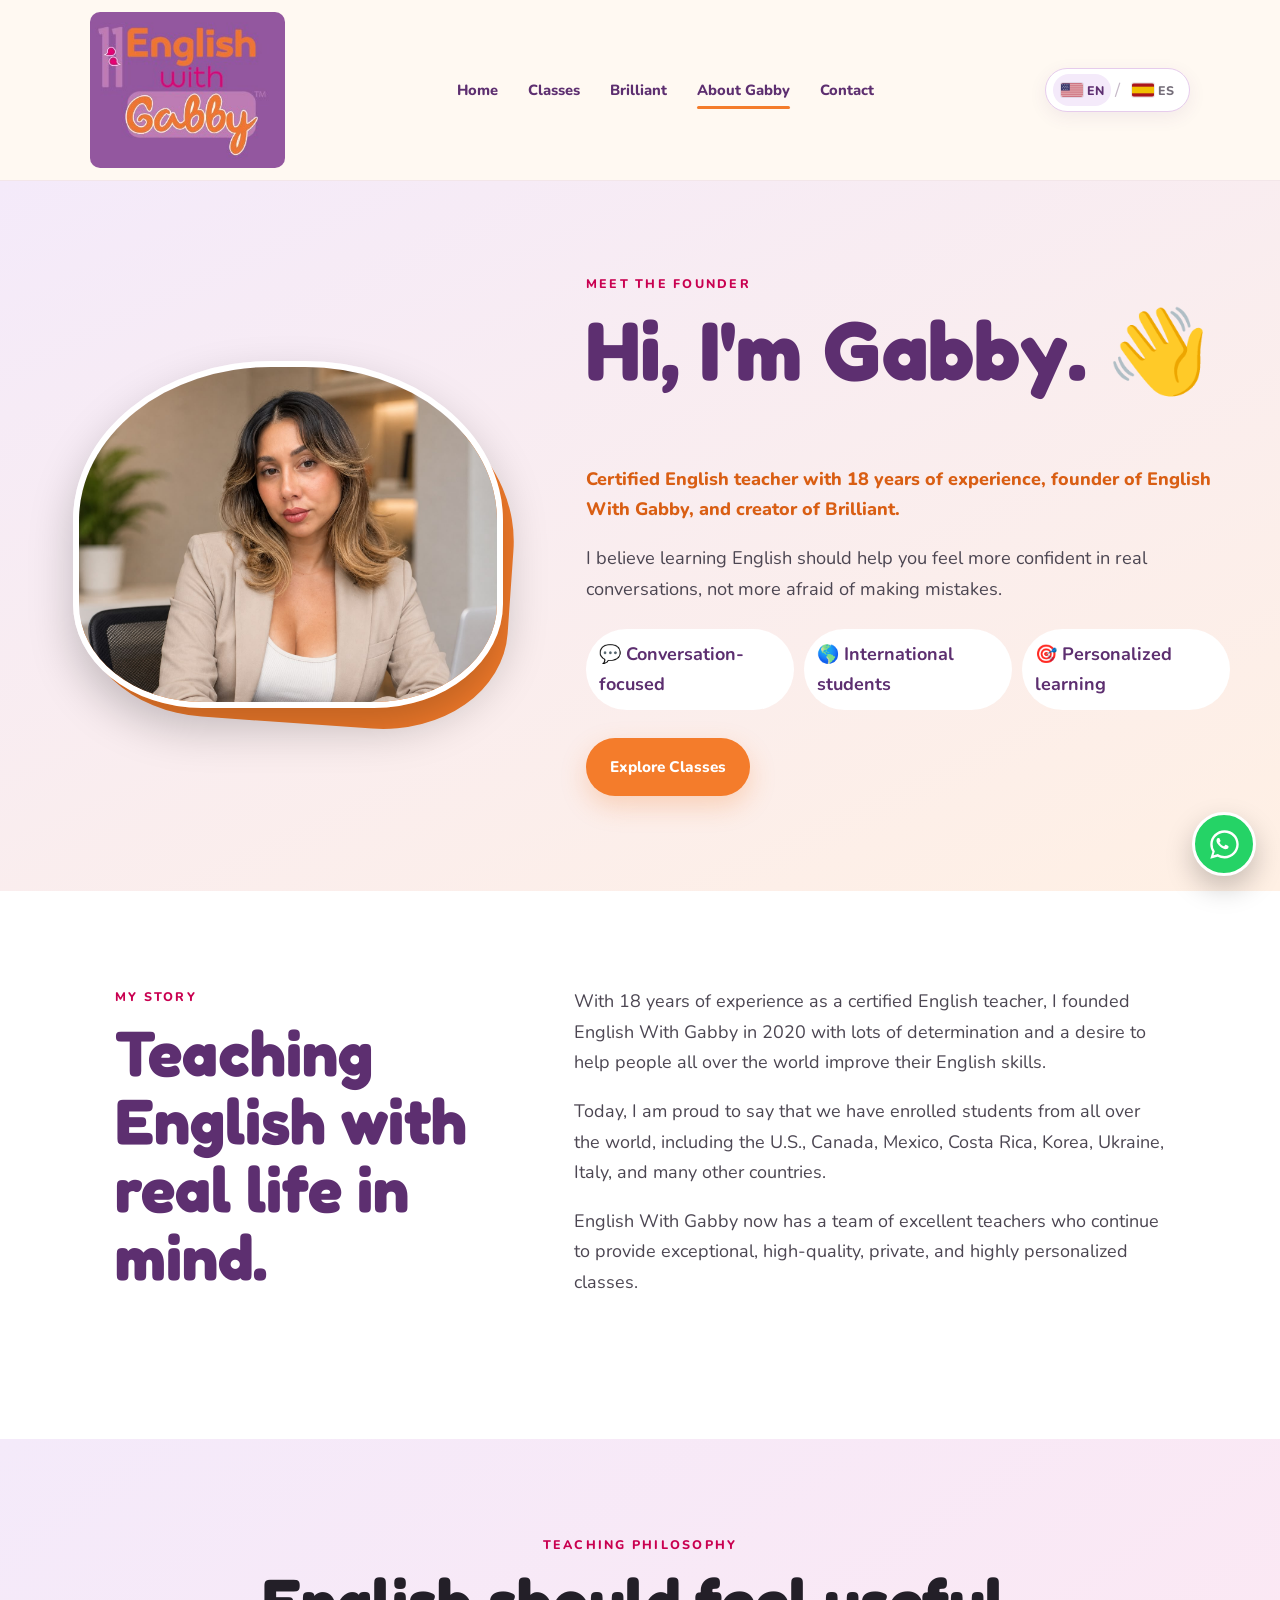
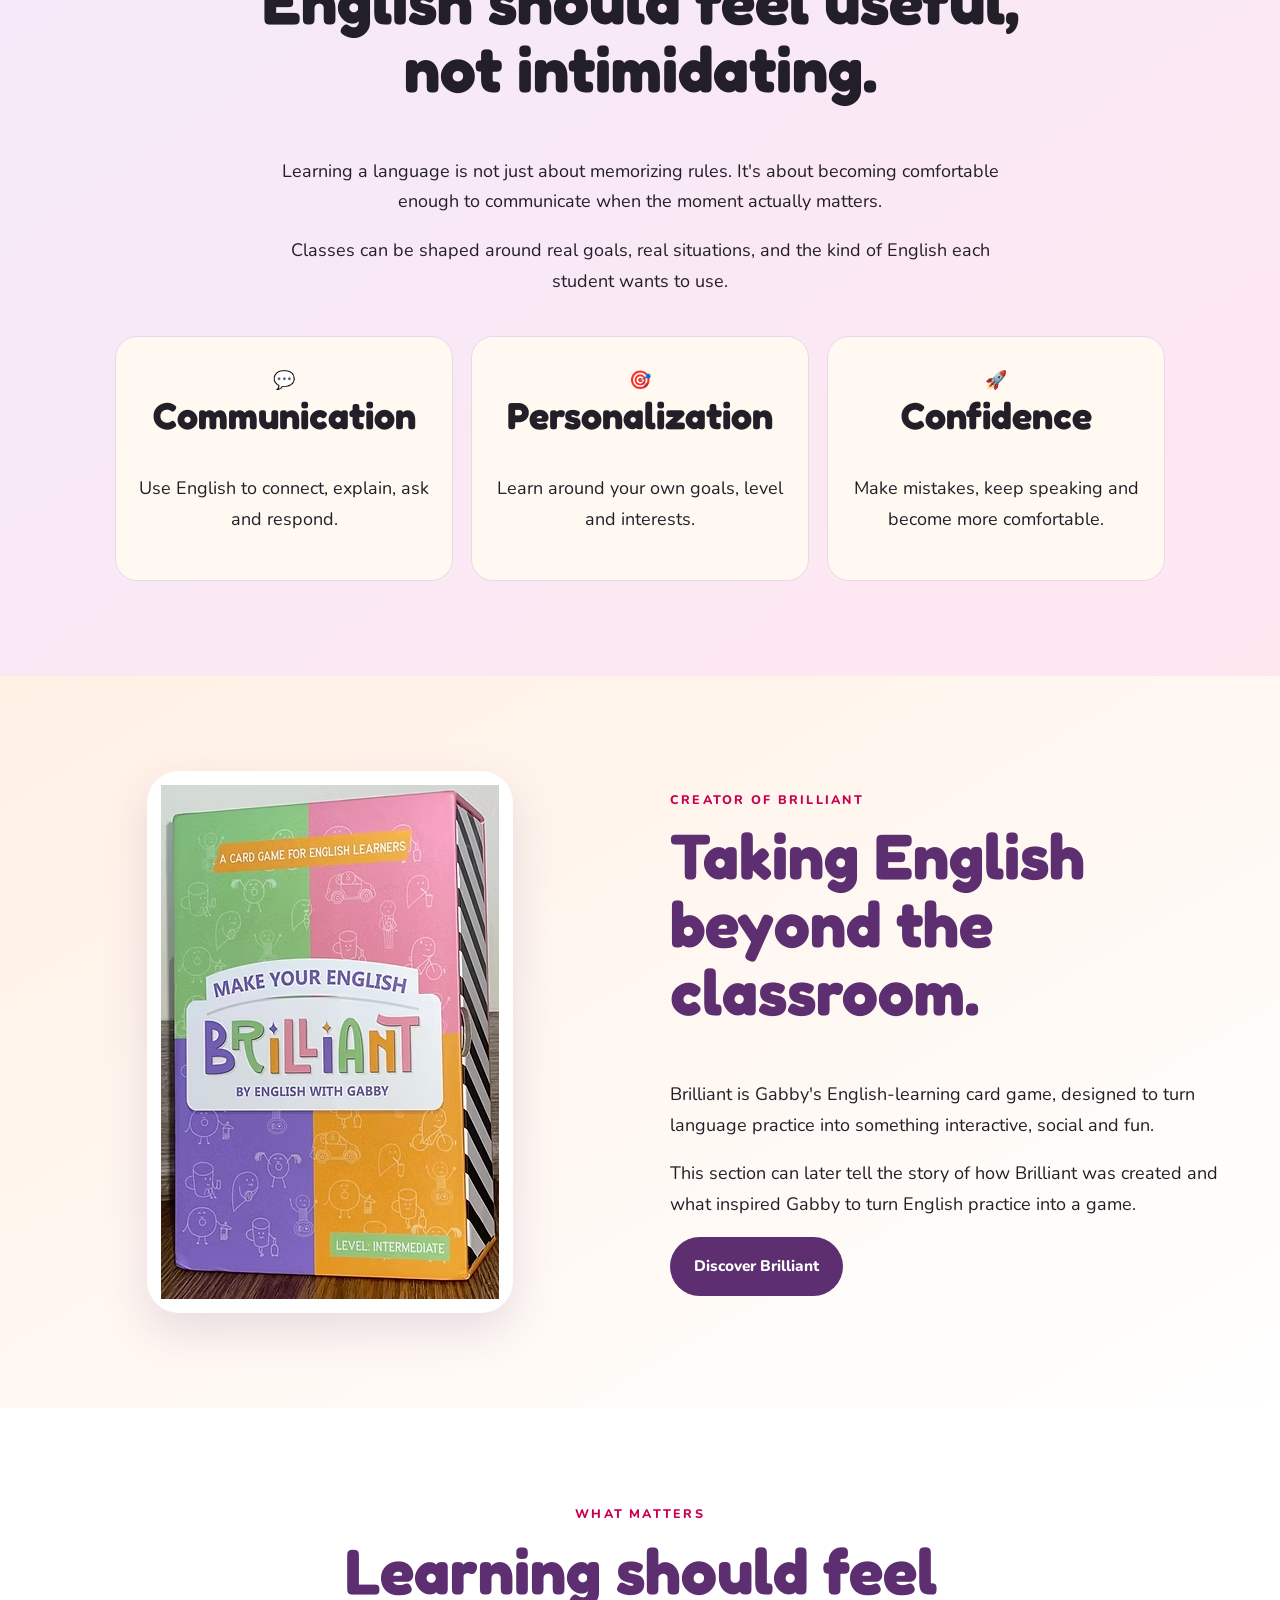
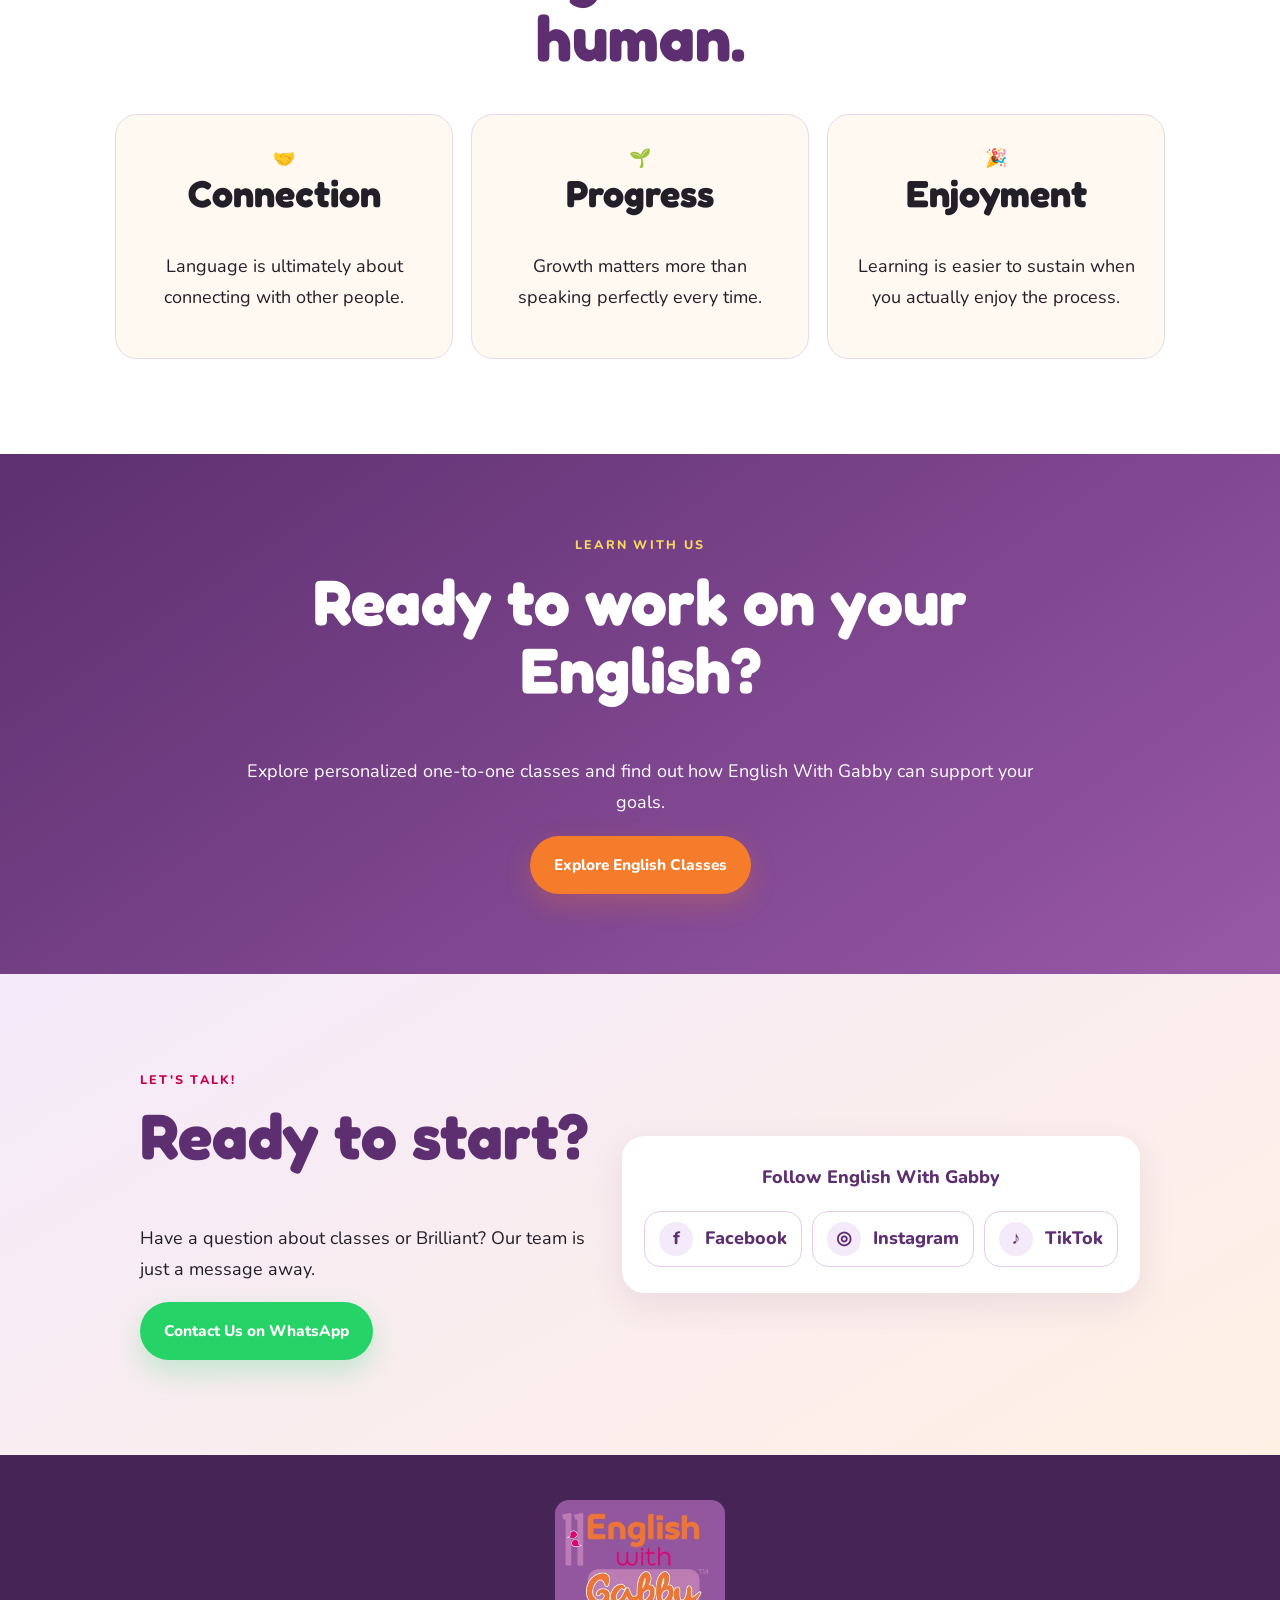
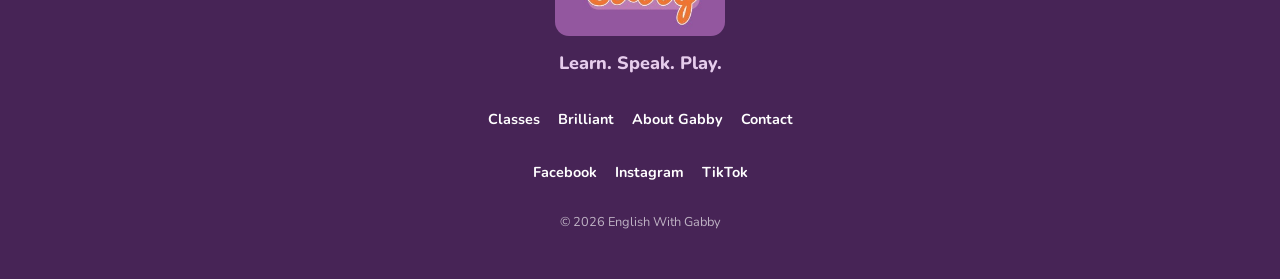
<file: gabby.html>
<!DOCTYPE html>
<html lang="en">

<head>

  <meta charset="UTF-8">

  <meta
    name="viewport"
    content="width=device-width, initial-scale=1.0, viewport-fit=cover"
  >

  <meta
    name="description"
    content="Meet Gabby, founder of English With Gabby and creator of Brilliant. Learn about her teaching approach, experience, and philosophy."
  >

  <meta
    name="theme-color"
    content="#9858a6"
  >

  <title>
    About Gabby | English With Gabby
  </title>


  <!-- =====================================================
       FAVICON
  ====================================================== -->

<link rel="icon" type="image/svg+xml" href="images/favicon.svg">


  <!-- =====================================================
       GOOGLE FONTS
  ====================================================== -->

  <link
    rel="preconnect"
    href="https://fonts.googleapis.com"
  >

  <link
    rel="preconnect"
    href="https://fonts.gstatic.com"
    crossorigin
  >

  <link
    href="https://fonts.googleapis.com/css2?family=Fredoka:wght@400;500;600;700&family=Nunito:wght@400;500;600;700;800&display=swap"
    rel="stylesheet"
  >


  <!-- =====================================================
       MAIN CSS
  ====================================================== -->

  <link
    rel="stylesheet"
    href="css/style.css"
  >

</head>


<body>


<!-- =========================================================
     ACCESSIBILITY
========================================================= -->

<a
  class="skip-link"
  href="#main-content"
  data-i18n="accessibility.skip"
>
  Skip to content
</a>



<!-- =========================================================
     HEADER
========================================================= -->

<header class="site-header">

  <div class="header-inner">


    <a
      href="index.html"
      class="site-logo"
      aria-label="English With Gabby home"
    >

      <img
        src="images/Logo/English%20With%20Gabby%20Logo.jpg"
        alt="English With Gabby"
      >

    </a>


    <nav
      class="desktop-nav"
      aria-label="Main navigation"
    >

      <a
        href="index.html"
        class="nav-link"
        data-i18n="nav.home"
      >
        Home
      </a>

      <a
        href="classes.html"
        class="nav-link"
        data-i18n="nav.classes"
      >
        Classes
      </a>

      <a
        href="brilliant.html"
        class="nav-link"
        data-i18n="nav.brilliant"
      >
        Brilliant
      </a>

      <a
        href="gabby.html"
        class="nav-link active"
        data-i18n="nav.about"
      >
        About Gabby
      </a>

      <a
        href="#contact"
        class="nav-link"
        data-i18n="nav.contact"
      >
        Contact
      </a>

    </nav>


    <div class="header-controls">


      <!-- LANGUAGE SWITCHER -->

     <div
  class="language-switcher"
  role="group"
  aria-label="Language"
>

  <button
    type="button"
    class="language-btn active"
    data-language="en"
    aria-label="Switch to English"
    aria-pressed="true"
  >

    <svg
      class="language-flag"
      viewBox="0 0 60 36"
      aria-hidden="true"
    >
      <rect width="60" height="36" fill="#ffffff"/>

      <g fill="#b22234">
        <rect y="0" width="60" height="2.77"/>
        <rect y="5.54" width="60" height="2.77"/>
        <rect y="11.08" width="60" height="2.77"/>
        <rect y="16.62" width="60" height="2.77"/>
        <rect y="22.16" width="60" height="2.77"/>
        <rect y="27.70" width="60" height="2.77"/>
        <rect y="33.23" width="60" height="2.77"/>
      </g>

      <rect width="24" height="19.38" fill="#3c3b6e"/>

      <g fill="#ffffff">
        <circle cx="4" cy="4" r="1"/>
        <circle cx="9" cy="4" r="1"/>
        <circle cx="14" cy="4" r="1"/>
        <circle cx="19" cy="4" r="1"/>

        <circle cx="6.5" cy="8" r="1"/>
        <circle cx="11.5" cy="8" r="1"/>
        <circle cx="16.5" cy="8" r="1"/>

        <circle cx="4" cy="12" r="1"/>
        <circle cx="9" cy="12" r="1"/>
        <circle cx="14" cy="12" r="1"/>
        <circle cx="19" cy="12" r="1"/>

        <circle cx="6.5" cy="16" r="1"/>
        <circle cx="11.5" cy="16" r="1"/>
        <circle cx="16.5" cy="16" r="1"/>
      </g>
    </svg>

    <span>EN</span>

  </button>


  <span
    class="language-divider"
    aria-hidden="true"
  >
    /
  </span>


  <button
    type="button"
    class="language-btn"
    data-language="es"
    aria-label="Cambiar a español"
    aria-pressed="false"
  >

    <svg
      class="language-flag"
      viewBox="0 0 60 36"
      aria-hidden="true"
    >
      <rect width="60" height="36" fill="#aa151b"/>
      <rect y="9" width="60" height="18" fill="#f1bf00"/>
    </svg>

    <span>ES</span>

  </button>

</div>


      <!-- MOBILE MENU -->

      <button
        class="menu-toggle"
        type="button"
        aria-label="Open navigation menu"
        aria-expanded="false"
        aria-controls="mobileMenu"
      >

        <span></span>
        <span></span>
        <span></span>

      </button>

    </div>

  </div>


  <nav
    class="mobile-menu"
    id="mobileMenu"
    aria-label="Mobile navigation"
  >

    <a
      href="index.html"
      data-i18n="nav.home"
    >
      Home
    </a>

    <a
      href="classes.html"
      data-i18n="nav.classes"
    >
      Classes
    </a>

    <a
      href="brilliant.html"
      data-i18n="nav.brilliant"
    >
      Brilliant
    </a>

    <a
      href="gabby.html"
      data-i18n="nav.about"
    >
      About Gabby
    </a>

    <a
      href="#contact"
      data-i18n="nav.contact"
    >
      Contact
    </a>

  </nav>

</header>



<!-- =========================================================
     MAIN CONTENT
========================================================= -->

<main id="main-content">


<!-- =========================================================
     GABBY HERO
========================================================= -->

<section class="gabby-page-hero">

  <div class="gabby-page-hero-inner">


    <!-- PHOTO -->

    <div class="gabby-page-photo-wrap">

      <div class="gabby-page-photo-decoration"></div>

      <img
        src="images/Gabby/Updated%20Gabby%20headshot.jpeg"
        alt="Gabby, founder of English With Gabby"
      >

    </div>



    <!-- COPY -->

    <div class="gabby-page-hero-copy">

      <p
        class="eyebrow"
        data-i18n="gabby.hero.eyebrow"
      >
        Meet Gabby
      </p>


      <h1 data-i18n="gabby.hero.title">
        Hi, I'm Gabby. 👋
      </h1>


      <p
        class="gabby-page-subtitle"
        data-i18n="gabby.hero.subtitle"
      >
        Certified English teacher with 18 years of experience,
        founder of English With Gabby, and creator of Brilliant.
      </p>


      <p
        class="gabby-page-description"
        data-i18n="gabby.hero.description"
      >
        I believe learning English should help you feel more confident
        in real conversations, not more afraid of making mistakes.
      </p>


      <div class="gabby-page-tags">

        <span data-i18n="gabby.hero.tag1">
          💬 Conversation-focused
        </span>

        <span data-i18n="gabby.hero.tag2">
          🌎 International students
        </span>

        <span data-i18n="gabby.hero.tag3">
          🎯 Personalized learning
        </span>

      </div>


      <a
        href="classes.html"
        class="btn btn-primary"
        data-i18n="gabby.hero.cta"
      >
        Explore Classes
      </a>

    </div>


  </div>

</section>



<!-- =========================================================
     BIO
========================================================= -->

<section class="gabby-bio-section">

  <div class="gabby-bio-inner">


    <div class="gabby-bio-heading">

      <p
        class="eyebrow"
        data-i18n="gabby.bio.eyebrow"
      >
        My story
      </p>

      <h2 data-i18n="gabby.bio.title">
        Teaching English with real life in mind.
      </h2>

    </div>



    <div class="gabby-bio-copy">

<p data-i18n="gabby.bio.paragraph1">
  With 18 years of experience as a certified English teacher,
  I founded English With Gabby in 2020 with lots of determination
  and a desire to help people all over the world improve their
  English skills.
</p>

  <p data-i18n="gabby.bio.paragraph2">
    Today, I am proud to say that we have enrolled students from all
    over the world, including the U.S., Canada, Mexico, Costa Rica,
    Korea, Ukraine, Italy, and many other countries.
  </p>

  <p data-i18n="gabby.bio.paragraph3">
    English With Gabby now has a team of excellent teachers who
    continue to provide exceptional, high-quality, private, and
    highly personalized classes.
  </p>

</div>


  </div>

</section>

<!-- =========================================================
     TEACHING PHILOSOPHY
========================================================= -->

<section class="gabby-philosophy-section">

  <div class="gabby-philosophy-inner">


    <div class="gabby-philosophy-copy">

      <p
        class="eyebrow"
        data-i18n="gabby.philosophy.eyebrow"
      >
        Teaching philosophy
      </p>

      <h2 data-i18n="gabby.philosophy.title">
        English should feel useful, not intimidating.
      </h2>

      <p data-i18n="gabby.philosophy.description1">
        Learning a language is not just about memorizing rules.
        It's about becoming comfortable enough to communicate
        when the moment actually matters.
      </p>

      <p data-i18n="gabby.philosophy.description2">
        Classes can be shaped around real goals, real situations,
        and the kind of English each student wants to use.
      </p>

    </div>



    <div class="gabby-philosophy-grid">


      <article class="gabby-philosophy-card">

        <span aria-hidden="true">
          💬
        </span>

        <h3 data-i18n="gabby.philosophy.communicationTitle">
          Communication
        </h3>

        <p data-i18n="gabby.philosophy.communicationText">
          Use English to connect, explain, ask and respond.
        </p>

      </article>



      <article class="gabby-philosophy-card">

        <span aria-hidden="true">
          🎯
        </span>

        <h3 data-i18n="gabby.philosophy.personalTitle">
          Personalization
        </h3>

        <p data-i18n="gabby.philosophy.personalText">
          Learn around your own goals, level and interests.
        </p>

      </article>



      <article class="gabby-philosophy-card">

        <span aria-hidden="true">
          🚀
        </span>

        <h3 data-i18n="gabby.philosophy.confidenceTitle">
          Confidence
        </h3>

        <p data-i18n="gabby.philosophy.confidenceText">
          Make mistakes, keep speaking and become more comfortable.
        </p>

      </article>


    </div>


  </div>

</section>



<!-- =========================================================
     CREATOR OF BRILLIANT
========================================================= -->

<section class="gabby-brilliant-section">

  <div class="gabby-brilliant-inner">


    <div class="gabby-brilliant-image">

      <img
        src="images/Brilliant/Game%20Box%20Front.avif"
        alt="Brilliant English learning card game"
        loading="lazy"
      >

    </div>



    <div class="gabby-brilliant-copy">

      <p
        class="eyebrow"
        data-i18n="gabby.brilliant.eyebrow"
      >
        Creator of Brilliant
      </p>

      <h2 data-i18n="gabby.brilliant.title">
        Taking English beyond the classroom.
      </h2>

      <p data-i18n="gabby.brilliant.description1">
        Brilliant is Gabby's English-learning card game,
        designed to turn language practice into something
        interactive, social and fun.
      </p>

      <p data-i18n="gabby.brilliant.description2">
        This section can later tell the story of how Brilliant
        was created and what inspired Gabby to turn English
        practice into a game.
      </p>


      <a
        href="brilliant.html"
        class="btn btn-secondary-dark"
        data-i18n="gabby.brilliant.cta"
      >
        Discover Brilliant
      </a>

    </div>


  </div>

</section>



<!-- =========================================================
     VALUES
========================================================= -->

<section class="gabby-values-section">

  <div class="section-heading">

    <p
      class="eyebrow"
      data-i18n="gabby.values.eyebrow"
    >
      What matters
    </p>

    <h2 data-i18n="gabby.values.title">
      Learning should feel human.
    </h2>

  </div>


  <div class="gabby-values-grid">


    <article class="gabby-value-card">

      <span aria-hidden="true">
        🤝
      </span>

      <h3 data-i18n="gabby.values.connectionTitle">
        Connection
      </h3>

      <p data-i18n="gabby.values.connectionText">
        Language is ultimately about connecting with other people.
      </p>

    </article>



    <article class="gabby-value-card">

      <span aria-hidden="true">
        🌱
      </span>

      <h3 data-i18n="gabby.values.progressTitle">
        Progress
      </h3>

      <p data-i18n="gabby.values.progressText">
        Growth matters more than speaking perfectly every time.
      </p>

    </article>



    <article class="gabby-value-card">

      <span aria-hidden="true">
        🎉
      </span>

      <h3 data-i18n="gabby.values.funTitle">
        Enjoyment
      </h3>

      <p data-i18n="gabby.values.funText">
        Learning is easier to sustain when you actually enjoy the process.
      </p>

    </article>


  </div>

</section>



<!-- =========================================================
     CLASSES CTA
========================================================= -->

<section class="gabby-classes-cta-section">

  <div class="gabby-classes-cta-inner">

    <p
      class="eyebrow"
      data-i18n="gabby.classes.eyebrow"
    >
      Learn with us
    </p>

    <h2 data-i18n="gabby.classes.title">
      Ready to work on your English?
    </h2>

    <p data-i18n="gabby.classes.description">
      Explore personalized one-to-one classes and find out
      how English With Gabby can support your goals.
    </p>


    <a
      href="classes.html"
      class="btn btn-primary"
      data-i18n="gabby.classes.cta"
    >
      Explore English Classes
    </a>

  </div>

</section>



<!-- =========================================================
     CONTACT
========================================================= -->

<section
  class="contact-section"
  id="contact"
>

  <div class="contact-inner">


    <div class="contact-copy">

      <p
        class="eyebrow"
        data-i18n="home.contact.eyebrow"
      >
        Let's talk!
      </p>

      <h2 data-i18n="home.contact.title">
        Ready to start?
      </h2>

      <p data-i18n="home.contact.description">
        Have a question about classes or Brilliant?
        Gabby is just a message away.
      </p>


      <a
        class="btn btn-whatsapp"
        href="https://wa.me/593987807383"
        target="_blank"
        rel="noopener noreferrer"
        data-whatsapp-link
        data-i18n="home.contact.whatsapp"
      >
        Message Gabby on WhatsApp
      </a>

    </div>



    <div class="social-panel">

      <p data-i18n="home.contact.follow">
        Follow English With Gabby
      </p>


      <div class="social-links">


        <a
          href="https://www.facebook.com/englishwithgabby1/"
          target="_blank"
          rel="noopener noreferrer"
        >

          <span
            class="social-icon"
            aria-hidden="true"
          >
            f
          </span>

          Facebook
        </a>


        <a
          href="https://www.instagram.com/english_with.gabby/?hl=en"
          target="_blank"
          rel="noopener noreferrer"
        >

          <span
            class="social-icon"
            aria-hidden="true"
          >
            ◎
          </span>

          Instagram
        </a>


        <a
          href="https://www.tiktok.com/@english_with.gabby"
          target="_blank"
          rel="noopener noreferrer"
        >

          <span
            class="social-icon"
            aria-hidden="true"
          >
            ♪
          </span>

          TikTok
        </a>


      </div>

    </div>


  </div>

</section>


</main>



<!-- =========================================================
     FOOTER
========================================================= -->

<footer class="site-footer">

  <div class="footer-inner">


    <div class="footer-brand">

      <img
        src="images/Logo/English%20With%20Gabby%20Logo.jpg"
        alt="English With Gabby"
        loading="lazy"
      >

      <p data-i18n="footer.tagline">
        Learn. Speak. Play.
      </p>

    </div>



    <nav
      class="footer-nav"
      aria-label="Footer navigation"
    >

      <a
        href="classes.html"
        data-i18n="nav.classes"
      >
        Classes
      </a>

      <a
        href="brilliant.html"
        data-i18n="nav.brilliant"
      >
        Brilliant
      </a>

      <a
        href="gabby.html"
        data-i18n="nav.about"
      >
        About Gabby
      </a>

      <a
        href="#contact"
        data-i18n="nav.contact"
      >
        Contact
      </a>

    </nav>



    <div class="footer-socials">

      <a
        href="https://www.facebook.com/englishwithgabby1/"
        target="_blank"
        rel="noopener noreferrer"
      >
        Facebook
      </a>

      <a
        href="https://www.instagram.com/english_with.gabby/?hl=en"
        target="_blank"
        rel="noopener noreferrer"
      >
        Instagram
      </a>

      <a
        href="https://www.tiktok.com/@english_with.gabby"
        target="_blank"
        rel="noopener noreferrer"
      >
        TikTok
      </a>

    </div>



    <p class="copyright">

      ©
      <span id="currentYear">
        2026
      </span>

      English With Gabby

    </p>


  </div>

</footer>



<!-- =========================================================
     FLOATING WHATSAPP
========================================================= -->

<a
  class="floating-whatsapp"
  href="https://wa.me/593987807383"
  target="_blank"
  rel="noopener noreferrer"
  aria-label="Message English With Gabby on WhatsApp"
  data-whatsapp-link
>

  <svg
    viewBox="0 0 32 32"
    aria-hidden="true"
  >

    <path
      d="M19.11 17.21c-.27-.14-1.6-.79-1.85-.88-.25-.09-.43-.14-.61.14-.18.27-.7.88-.86 1.06-.16.18-.32.2-.59.07-.27-.14-1.14-.42-2.17-1.34-.8-.71-1.34-1.59-1.5-1.86-.16-.27-.02-.42.12-.55.12-.12.27-.32.41-.48.14-.16.18-.27.27-.45.09-.18.05-.34-.02-.48-.07-.14-.61-1.47-.84-2.01-.22-.53-.45-.46-.61-.47h-.52c-.18 0-.48.07-.73.34-.25.27-.95.93-.95 2.27s.98 2.63 1.11 2.81c.14.18 1.92 2.93 4.65 4.11.65.28 1.16.45 1.56.58.66.21 1.25.18 1.72.11.52-.08 1.6-.65 1.83-1.28.23-.63.23-1.17.16-1.28-.07-.11-.25-.18-.52-.32z"
    />

    <path
      d="M16.03 3C8.84 3 3 8.73 3 15.8c0 2.48.72 4.79 1.96 6.75L3 29l6.65-1.9a13.17 13.17 0 0 0 6.38 1.65C23.22 28.75 29 23.02 29 15.8S23.22 3 16.03 3zm0 23.58c-2.08 0-4.02-.57-5.68-1.56l-.41-.24-3.95 1.13 1.16-3.81-.27-.42a10.45 10.45 0 0 1-1.7-5.88c0-5.88 4.87-10.63 10.85-10.63 5.98 0 10.8 4.75 10.8 10.63 0 5.88-4.82 10.78-10.8 10.78z"
    />

  </svg>

</a>



<!-- =========================================================
     JAVASCRIPT
========================================================= -->

<script src="js/translations.js"></script>
<script src="js/script.js"></script>


</body>

</html>
</file>
<file: css/style.css>
/* =========================================================
   ENGLISH WITH GABBY
   COMPLETE MOBILE-FIRST WEBSITE
========================================================= */


/* =========================================================
   DESIGN SYSTEM
========================================================= */

:root {

  --purple-950: #472456;
  --purple-900: #5d2f70;
  --purple-800: #74418a;
  --purple-700: #9858a6;
  --purple-600: #aa67b8;
  --purple-500: #b875c4;
  --purple-300: #d5a8dc;
  --purple-200: #e6ccec;
  --purple-100: #f4eafa;

  --orange-700: #d95e13;
  --orange-600: #e86818;
  --orange-500: #f47c2b;
  --orange-300: #ffb477;
  --orange-100: #fff0e4;

  --pink-700: #c90050;
  --pink-500: #e6005c;
  --pink-300: #ff8bb5;
  --pink-100: #ffe7f0;

  --yellow-500: #f6d85d;
  --yellow-100: #fff7cf;

  --green-600: #2f9e75;
  --green-500: #4bc497;
  --green-100: #e5f8f0;

  --blue-500: #4f9ed8;
  --blue-100: #e7f4fd;

  --cream: #fff9f2;
  --cream-deep: #f7efe6;

  --white: #ffffff;

  --ink: #231f28;
  --ink-soft: #4c4652;
  --muted: #746d79;

  --border: #e7d9e9;

  --whatsapp: #25d366;

  --page-width: 1200px;
  --content-padding: 20px;

  --radius-sm: 14px;
  --radius-md: 22px;
  --radius-lg: 32px;
  --radius-xl: 44px;

  --shadow-soft:
    0 12px 35px rgba(93, 47, 112, 0.10);

  --shadow-card:
    0 18px 45px rgba(93, 47, 112, 0.14);

  --shadow-hover:
    0 25px 60px rgba(93, 47, 112, 0.20);

}


/* =========================================================
   RESET
========================================================= */

*,
*::before,
*::after {
  box-sizing: border-box;
}

html {
  width: 100%;
  max-width: 100%;

  scroll-behavior: smooth;

  overflow-x: hidden;
}

body {
  width: 100%;
  max-width: 100%;

  margin: 0;

  background: var(--cream);

  color: var(--ink);

  font-family:
    "Nunito",
    Arial,
    sans-serif;

  font-size: 16px;
  line-height: 1.7;

  overflow-x: hidden;

  -webkit-font-smoothing: antialiased;
  text-rendering: optimizeLegibility;
}

body,
button,
input,
select,
textarea {
  font-family:
    "Nunito",
    Arial,
    sans-serif;
}

img {
  display: block;

  width: 100%;
  max-width: 100%;
}

a {
  color: inherit;

  text-decoration: none;
}

button {
  font: inherit;
}

button,
a {
  -webkit-tap-highlight-color: transparent;
}

h1,
h2,
h3,
p {
  overflow-wrap: anywhere;
}


/* =========================================================
   ACCESSIBILITY
========================================================= */

.skip-link {
  position: fixed;

  top: 12px;
  left: 12px;

  z-index: 5000;

  padding: 12px 16px;

  background: var(--ink);
  color: white;

  border-radius: 10px;

  transform: translateY(-180%);

  transition: transform 0.2s ease;
}

.skip-link:focus {
  transform: translateY(0);
}

a:focus-visible,
button:focus-visible {
  outline: 3px solid var(--yellow-500);

  outline-offset: 4px;
}


/* =========================================================
   TYPOGRAPHY
========================================================= */

h1,
h2,
h3 {
  margin-top: 0;

  font-family:
    "Fredoka",
    "Nunito",
    sans-serif;

  line-height: 1.06;
}

h1 {
  font-size:
    clamp(
      3rem,
      15vw,
      5.2rem
    );
}

h2 {
  font-size:
    clamp(
      2.25rem,
      10vw,
      4rem
    );
}

h3 {
  font-size:
    clamp(
      1.6rem,
      7vw,
      2.35rem
    );
}

p {
  margin-top: 0;
}

.eyebrow {
  margin: 0 0 12px;

  color: var(--pink-700);

  font-size: 0.78rem;
  font-weight: 800;

  text-transform: uppercase;
  letter-spacing: 0.18em;
}

.section-heading {
  width: 100%;
  max-width: 780px;

  margin: 0 auto 42px;

  text-align: center;
}

.section-heading h2 {
  margin-bottom: 16px;

  color: var(--purple-900);
}

.section-heading > p:last-child {
  margin-bottom: 0;

  color: var(--ink-soft);

  font-size: 1rem;
}


/* =========================================================
   BUTTONS
========================================================= */

.btn {
  width: 100%;
  min-height: 54px;

  padding: 14px 22px;

  display: inline-flex;
  align-items: center;
  justify-content: center;

  border: 2px solid transparent;
  border-radius: 999px;

  font-size: 0.96rem;
  font-weight: 800;

  text-align: center;

  cursor: pointer;

  transition:
    transform 0.2s ease,
    box-shadow 0.2s ease,
    background 0.2s ease,
    border-color 0.2s ease,
    color 0.2s ease;
}

.btn:active {
  transform: scale(0.98);
}

.btn-primary {
  background: var(--orange-500);

  color: white;

  box-shadow:
    0 10px 26px rgba(244, 124, 43, 0.26);
}

.btn-secondary {
  background: white;

  color: var(--purple-900);

  border-color: var(--purple-700);
}

.btn-secondary-dark {
  background: var(--purple-900);

  color: white;
}

.btn-light {
  background: white;

  color: var(--purple-900);
}

.btn-whatsapp {
  background: var(--whatsapp);

  color: white;

  box-shadow:
    0 12px 28px rgba(37, 211, 102, 0.25);
}


/* =========================================================
   HEADER
========================================================= */

.site-header {
  width: 100%;

  position: sticky;
  top: 0;

  z-index: 1500;

  background:
    rgba(255, 249, 242, 0.96);

  border-bottom:
    1px solid rgba(152, 88, 166, 0.12);

  backdrop-filter: blur(12px);
}

.header-inner {
  width: 100%;
  max-width: var(--page-width);

  margin: 0 auto;

  padding:
    12px
    max(
      var(--content-padding),
      env(safe-area-inset-left)
    );

  display: flex;
  align-items: center;
  justify-content: space-between;

  gap: 12px;
}

.site-logo {
  width: 142px;

  flex-shrink: 0;
}

.site-logo img {
  border-radius: 10px;
}

.desktop-nav {
  display: none;
}

.header-controls {
  display: flex;
  align-items: center;

  gap: 9px;
}


/* =========================================================
   LANGUAGE
========================================================= */

.language-switcher {
  min-height: 42px;

  padding: 5px 7px;

  display: flex;
  align-items: center;

  gap: 4px;

  background: white;

  border: 1px solid var(--purple-200);

  border-radius: 999px;

  box-shadow:
    0 5px 18px rgba(93, 47, 112, 0.08);
}

.language-btn {
  min-width: 58px;
  min-height: 32px;

  padding: 4px 7px;

  display: flex;
  align-items: center;
  justify-content: center;

  gap: 4px;

  background: transparent;

  color: var(--muted);

  border: none;
  border-radius: 999px;

  font-size: 0.78rem;
  font-weight: 800;

  cursor: pointer;
}

.language-btn.active {
  background: var(--purple-100);

  color: var(--purple-900);
}

.language-flag {
  width: 22px;
  height: 14px;

  display: block;

  flex-shrink: 0;

  border-radius: 2px;

  box-shadow:
    0 0 0 1px rgba(0, 0, 0, 0.08);
}

.language-divider {
  color: #c6b9c8;
}


/* =========================================================
   MOBILE MENU
========================================================= */

.menu-toggle {
  width: 46px;
  height: 46px;

  padding: 11px;

  display: flex;
  flex-direction: column;
  justify-content: center;

  gap: 5px;

  background: var(--purple-900);

  border: none;
  border-radius: 50%;

  cursor: pointer;
}

.menu-toggle span {
  width: 100%;
  height: 2px;

  display: block;

  background: white;

  border-radius: 999px;

  transition:
    transform 0.25s ease,
    opacity 0.25s ease;
}

.menu-toggle.active span:nth-child(1) {
  transform:
    translateY(7px)
    rotate(45deg);
}

.menu-toggle.active span:nth-child(2) {
  opacity: 0;
}

.menu-toggle.active span:nth-child(3) {
  transform:
    translateY(-7px)
    rotate(-45deg);
}

.mobile-menu {
  width: 100%;

  max-height: 0;

  overflow: hidden;

  display: flex;
  flex-direction: column;

  background: var(--purple-900);

  transition: max-height 0.3s ease;
}

.mobile-menu.open {
  max-height: 430px;
}

.mobile-menu a {
  min-height: 54px;

  padding: 14px 24px;

  display: flex;
  align-items: center;

  color: white;

  border-bottom:
    1px solid rgba(255, 255, 255, 0.12);

  font-weight: 700;
}


/* =========================================================
   HOME HERO
========================================================= */

.hero-section {
  position: relative;

  padding:
    58px
    var(--content-padding)
    70px;

  overflow: hidden;

  background:
    linear-gradient(
      160deg,
      #f8e8fb,
      #fff3e8 48%,
      var(--cream)
    );
}

.hero-inner {
  width: 100%;
  max-width: var(--page-width);

  margin: 0 auto;

  position: relative;

  z-index: 2;

  display: grid;

  gap: 42px;
}

.hero-copy {
  max-width: 660px;

  margin: 0 auto;

  text-align: center;
}

.hero-copy h1 {
  margin-bottom: 22px;

  color: var(--purple-900);
}

.hero-copy h1 span {
  display: block;
}

.hero-copy h1 span:nth-child(2) {
  color: var(--orange-500);
}

.hero-copy h1 span:nth-child(3) {
  color: var(--pink-500);
}

.hero-description {
  max-width: 600px;

  margin:
    0 auto
    28px;

  color: var(--ink-soft);

  font-size: 1.05rem;
  line-height: 1.8;
}

.hero-actions,
.classes-hero-actions,
.brilliant-hero-actions {
  display: grid;

  gap: 12px;
}

.hero-trust,
.classes-hero-trust {
  margin-top: 25px;

  display: flex;
  flex-direction: column;
  align-items: center;

  gap: 8px;

  color: var(--purple-900);

  font-size: 0.88rem;
  font-weight: 700;
}

.hero-visual {
  width: 100%;
  max-width: 520px;

  margin: auto;

  position: relative;

  padding: 20px 8px 28px;
}

.hero-logo-card {
  width: min(100%, 420px);

  margin: auto;

  padding: 18px;

  background: white;

  border: 2px solid var(--purple-200);

  border-radius: var(--radius-xl);

  box-shadow: var(--shadow-card);

  transform: rotate(-2deg);
}

.hero-logo-card img {
  border-radius: 22px;
}

.floating-bubble,
.classes-floating-note {
  position: absolute;

  padding: 8px 13px;

  color: white;

  border-radius: 999px;

  font-family: "Fredoka", sans-serif;

  font-size: 0.72rem;
  font-weight: 700;

  box-shadow:
    0 8px 18px rgba(0, 0, 0, 0.12);
}

.bubble-learn {
  top: 6px;
  left: 3px;

  background: var(--orange-500);

  transform: rotate(-10deg);
}

.bubble-speak {
  top: 45%;
  right: 0;

  background: var(--purple-700);

  transform: rotate(9deg);
}

.bubble-play {
  bottom: 2px;
  left: 24%;

  background: var(--pink-500);

  transform: rotate(-4deg);
}

.hero-shape {
  position: absolute;

  border-radius: 50%;

  opacity: 0.2;
}

.hero-shape-one {
  width: 180px;
  height: 180px;

  top: -80px;
  right: -65px;

  background: var(--orange-300);
}

.hero-shape-two {
  width: 210px;
  height: 210px;

  bottom: -120px;
  left: -100px;

  background: var(--purple-500);
}


/* =========================================================
   HOME PATH
========================================================= */

.path-section,
.benefits-section {
  padding:
    75px
    var(--content-padding);

  background: white;
}

.path-grid {
  max-width: var(--page-width);

  margin: auto;

  display: grid;

  gap: 24px;

  /* Makes both cards stretch to the same height */
  align-items: stretch;
}

.path-card {
  padding: 32px 26px;

  border-radius: var(--radius-lg);

  box-shadow: var(--shadow-soft);

  /* NEW: allows content + buttons to align */
  display: flex;
  flex-direction: column;

  height: 100%;
}

.classes-path-card {
  background:
    linear-gradient(
      145deg,
      var(--purple-100),
      white
    );
}

.brilliant-path-card {
  background:
    linear-gradient(
      145deg,
      var(--orange-100),
      white
    );
}

.path-card-icon {
  width: 58px;
  height: 58px;

  margin-bottom: 20px;

  display: flex;
  align-items: center;
  justify-content: center;

  background: white;

  border-radius: 18px;

  font-size: 1.8rem;
}

.card-label {
  color: var(--pink-700);

  font-size: 0.76rem;
  font-weight: 800;

  letter-spacing: 0.15em;
}

.path-card h3 {
  color: var(--purple-900);
}

.path-card p,
.feature-list li {
  color: var(--ink-soft);
}

.feature-list {
  padding: 0;

  list-style: none;
}

.feature-list li {
  position: relative;

  padding-left: 25px;

  margin-bottom: 9px;
}

.feature-list li::before {
  content: "✓";

  position: absolute;

  left: 0;

  color: var(--green-500);

  font-weight: 900;
}

.card-link {
  color: var(--purple-900);

  font-weight: 800;

  /* NEW: pushes both CTAs to the bottom */
  margin-top: auto;

  padding-top: 12px;
}


/* =========================================================
   HOME PATH CARD IMAGES
========================================================= */

.mini-product-image {
  width: 100%;
  max-width: 340px;

  height: 260px;

  margin:
    0 auto
    28px;

  padding: 10px;

  display: flex;
  align-items: center;
  justify-content: center;

  overflow: hidden;

  background: white;

  border-radius: 24px;
}


/* Classes illustration fills its image area */

.classes-card-image img {
  width: 100%;
  height: 100%;

  object-fit: cover;
  object-position: center;

  border-radius: 15px;
}


/* Brilliant game remains fully visible */

.brilliant-path-card .mini-product-image img {
  width: 100%;
  height: 100%;

  object-fit: contain;
  object-position: center;

  border-radius: 15px;
}


/* =========================================================
   SHARED PHOTO / FEATURE SECTIONS
========================================================= */

.gabby-preview-section,
.classes-teacher-section {
  padding:
    75px
    var(--content-padding);

  background:
    linear-gradient(
      160deg,
      var(--purple-900),
      var(--purple-700)
    );

  color: white;
}

.gabby-preview-inner,
.classes-teacher-inner {
  max-width: var(--page-width);

  margin: auto;

  display: grid;

  gap: 38px;

  align-items: center;
}

.gabby-photo-wrap,
.classes-teacher-photo,
.gabby-page-photo-wrap {
  max-width: 430px;

  margin: auto;

  position: relative;
}

.gabby-photo-wrap img,
.classes-teacher-photo img,
.gabby-page-photo-wrap img {
  position: relative;

  z-index: 2;

  border: 6px solid white;

  border-radius:
    46% 46% 30% 30%;

  box-shadow:
    0 20px 45px rgba(0, 0, 0, 0.22);
}

.gabby-photo-decoration,
.gabby-page-photo-decoration {
  position: absolute;

  inset: 15px -10px -15px 12px;

  background: var(--orange-500);

  border-radius:
    46% 46% 30% 30%;

  transform: rotate(4deg);
}

.gabby-preview-copy,
.classes-teacher-copy {
  text-align: center;
}

.gabby-preview-copy h2,
.classes-teacher-copy h2 {
  color: white;
}

.gabby-preview-copy .eyebrow,
.classes-teacher-copy .eyebrow {
  color: var(--yellow-500);
}

.gabby-preview-copy p,
.classes-teacher-copy p {
  color:
    rgba(
      255,
      255,
      255,
      0.92
    );
}

.gabby-highlights {
  margin: 25px 0 28px;

  display: grid;

  gap: 10px;
}

.gabby-highlights span {
  padding: 11px 14px;

  background:
    rgba(
      255,
      255,
      255,
      0.11
    );

  border:
    1px solid
    rgba(
      255,
      255,
      255,
      0.22
    );

  border-radius: 999px;

  font-weight: 700;
}


/* =========================================================
   PRODUCT GALLERY
========================================================= */

.brilliant-feature-section,
.brilliant-page-hero {
  padding:
    75px
    var(--content-padding);

  background:
    linear-gradient(
      150deg,
      var(--orange-100),
      var(--cream)
    );
}

.brilliant-feature-inner,
.brilliant-page-hero-inner {
  max-width: var(--page-width);

  margin: auto;

  display: grid;

  gap: 42px;

  align-items: center;
}

.brilliant-home-gallery,
.brilliant-page-gallery {
  max-width: 560px;

  margin: auto;
}

.home-product-main,
.brilliant-main-image {
  padding: 14px;

  background: white;

  border-radius: var(--radius-lg);

  box-shadow: var(--shadow-card);
}

.home-product-main img,
.brilliant-main-image img {
  aspect-ratio: 1 / 1;

  object-fit: contain;

  border-radius: 20px;

  transition:
    opacity 0.15s ease,
    transform 0.15s ease;
}

.home-product-main img.changing,
.brilliant-main-image img.changing {
  opacity: 0.15;

  transform: scale(0.98);
}

.home-product-thumbnails,
.brilliant-thumbnail-row {
  margin-top: 15px;

  display: grid;

  grid-template-columns:
    repeat(3, 1fr);

  gap: 10px;
}

.home-product-thumb,
.brilliant-thumb {
  padding: 5px;

  background: white;

  border:
    2px solid transparent;

  border-radius: 16px;

  cursor: pointer;
}

.home-product-thumb.active,
.brilliant-thumb.active {
  border-color: var(--purple-700);
}

.home-product-thumb img,
.brilliant-thumb img {
  aspect-ratio: 1 / 1;

  object-fit: cover;

  border-radius: 10px;
}

.brilliant-feature-copy,
.brilliant-page-copy {
  text-align: center;
}

.brilliant-feature-copy > h2,
.brilliant-page-copy > h1 {
  margin-bottom: 4px;

  color: var(--orange-700);

  font-size:
    clamp(
      3.4rem,
      18vw,
      6.5rem
    );
}

.brilliant-feature-copy h3,
.brilliant-page-copy h2 {
  color: var(--purple-900);
}

.game-tags,
.brilliant-facts {
  margin: 24px 0 30px;

  display: flex;
  flex-wrap: wrap;
  justify-content: center;

  gap: 9px;
}

.game-tags span,
.brilliant-facts span {
  padding: 8px 13px;

  background: white;

  color: var(--purple-900);

  border:
    1px solid var(--purple-200);

  border-radius: 999px;

  font-size: 0.85rem;
  font-weight: 800;
}


/* =========================================================
   BENEFITS / SMALL CARDS
========================================================= */

.benefits-grid,
.brilliant-benefits-grid,
.gabby-values-grid,
.gabby-philosophy-grid {
  max-width: 1050px;

  margin: auto;

  display: grid;

  gap: 18px;
}

.benefit-card,
.brilliant-benefit,
.gabby-value-card,
.gabby-philosophy-card {
  padding: 28px 22px;

  background: var(--cream);

  border: 1px solid var(--border);

  border-radius: var(--radius-md);

  text-align: center;
}

.benefit-icon,
.challenge-icon {
  width: 58px;
  height: 58px;

  margin:
    0 auto
    16px;

  display: flex;
  align-items: center;
  justify-content: center;

  background: var(--purple-100);

  border-radius: 18px;

  font-size: 1.8rem;
}


/* =========================================================
   VIDEO
========================================================= */

.brilliant-story-section,
.how-to-play-section,
.brilliant-benefits-section,
.where-to-buy-section {
  padding:
    75px
    var(--content-padding);
}

.brilliant-story-section,
.brilliant-benefits-section {
  background: white;
}

.how-to-play-section,
.where-to-buy-section {
  background: var(--cream);
}

.video-feature {
  max-width: 980px;

  margin: auto;
}

.responsive-video {
  position: relative;

  width: 100%;

  aspect-ratio: 16 / 9;

  overflow: hidden;

  background: var(--purple-950);

  border-radius: var(--radius-lg);

  box-shadow: var(--shadow-card);
}

.responsive-video iframe {
  width: 100%;
  height: 100%;

  border: 0;
}


/* =========================================================
   BRILLIANT CHALLENGES
========================================================= */

.brilliant-challenges-section {
  padding:
    75px
    var(--content-padding);

  background:
    linear-gradient(
      160deg,
      var(--purple-100),
      var(--pink-100)
    );
}

.challenge-grid {
  max-width: var(--page-width);

  margin: auto;

  display: grid;

  gap: 18px;
}

.challenge-card {
  padding: 28px 22px;

  background: white;

  border-radius: var(--radius-md);

  text-align: center;

  box-shadow: var(--shadow-soft);
}

.challenge-card h3 {
  color: var(--purple-900);
}

.challenge-pronunciation {
  border-top: 6px solid var(--yellow-500);
}

.challenge-error {
  border-top: 6px solid var(--pink-500);
}

.challenge-slang {
  border-top: 6px solid var(--blue-500);
}

.challenge-verbs {
  border-top: 6px solid var(--green-500);
}


/* =========================================================
   BRILLIANT BOX
========================================================= */

.brilliant-box-section,
.gabby-brilliant-section,
.classes-brilliant-section {
  padding:
    75px
    var(--content-padding);

  background:
    linear-gradient(
      150deg,
      var(--orange-100),
      white
    );
}

.brilliant-box-inner,
.gabby-brilliant-inner,
.classes-brilliant-inner {
  max-width: var(--page-width);

  margin: auto;

  display: grid;

  gap: 40px;

  align-items: center;
}

.brilliant-box-image,
.gabby-brilliant-image,
.classes-brilliant-image {
  max-width: 500px;

  margin: auto;

  padding: 14px;

  background: white;

  border-radius: var(--radius-lg);

  box-shadow: var(--shadow-card);
}

.brilliant-box-copy,
.gabby-brilliant-copy,
.classes-brilliant-copy {
  text-align: center;
}

.brilliant-box-copy h2,
.gabby-brilliant-copy h2,
.classes-brilliant-copy h2 {
  color: var(--purple-900);
}

.box-list {
  padding: 0;

  list-style: none;
}

.box-list li {
  margin-bottom: 11px;

  color: var(--ink-soft);

  font-weight: 700;
}

.box-list li::before {
  content: "✓";

  margin-right: 10px;

  color: var(--green-500);
}


/* =========================================================
   RETAILERS
========================================================= */

/* Mobile-first: one card per row */
.retailer-grid {
  width: 100%;
  max-width: 1100px;

  margin: 2.5rem auto 0;

  display: grid;
  grid-template-columns: 1fr;

  gap: 18px;
}

.retailer-card {
  min-width: 0;

  padding: 28px 22px;

  background: white;

  border: 1px solid var(--border);
  border-radius: var(--radius-md);

  text-align: center;

  box-shadow: var(--shadow-soft);

  transition:
    transform 0.2s ease,
    box-shadow 0.2s ease;
}

.retailer-name {
  margin-bottom: 10px;

  color: var(--purple-900);

  font-family: "Fredoka", sans-serif;

  font-size: 1.6rem;
  font-weight: 700;
  line-height: 1.15;
}

.retailer-card p {
  margin-bottom: 0;

  color: var(--ink-soft);
}

.retailer-help {
  max-width: 500px;

  margin: 35px auto 0;

  text-align: center;
}

/* =========================================================
   BRILLIANT CLASSES CROSS-PROMO
========================================================= */

.brilliant-classes-section {
  padding:
    65px
    var(--content-padding);

  background: var(--purple-900);

  color: white;
}

.brilliant-classes-inner {
  max-width: 1000px;

  margin: auto;

  text-align: center;
}

.brilliant-classes-inner h2 {
  color: white;
}

.brilliant-classes-inner .eyebrow {
  color: var(--yellow-500);
}


/* =========================================================
   CLASSES HERO
========================================================= */

.classes-hero {
  padding:
    60px
    var(--content-padding)
    75px;

  background:
    linear-gradient(
      155deg,
      var(--purple-100),
      var(--orange-100)
    );
}

.classes-hero-inner {
  max-width: var(--page-width);

  margin: auto;

  display: grid;

  gap: 42px;

  align-items: center;
}

.classes-hero-copy {
  max-width: 690px;

  margin: auto;

  text-align: center;
}

.classes-hero-copy h1 {
  color: var(--purple-900);
}

.classes-hero-description {
  color: var(--ink-soft);

  font-size: 1.05rem;
}

.classes-hero-visual {
  max-width: 460px;

  margin: auto;

  position: relative;
}

.classes-hero-photo img {
  border:
    6px solid white;

  border-radius: var(--radius-xl);

  box-shadow: var(--shadow-card);
}

.note-speak {
  top: -10px;
  left: -4px;

  background: var(--orange-500);

  transform: rotate(-8deg);
}

.note-confidence {
  right: -5px;
  top: 45%;

  background: var(--pink-500);

  transform: rotate(8deg);
}

.note-you {
  bottom: -8px;
  left: 25%;

  background: var(--purple-700);

  transform: rotate(-4deg);
}


/* =========================================================
   CLASSES BENEFITS / WHO FOR
========================================================= */

.classes-why-section,
.classes-skills-section,
.classes-process-section,
.classes-testimonials-section {
  padding:
    75px
    var(--content-padding);

  background: white;
}

.classes-benefit-grid,
.classes-for-grid,
.classes-process-grid,
.classes-testimonial-grid,
.gabby-credentials-grid {
  max-width: var(--page-width);

  margin: auto;

  display: grid;

  gap: 18px;
}

.classes-benefit-card,
.classes-for-card,
.classes-process-card,
.gabby-credential-card {
  padding: 28px 22px;

  background: var(--cream);

  border:
    1px solid var(--border);

  border-radius: var(--radius-md);
}

.classes-benefit-card {
  text-align: center;
}

.classes-benefit-icon {
  width: 58px;
  height: 58px;

  margin:
    0 auto
    16px;

  display: flex;
  align-items: center;
  justify-content: center;

  background: var(--purple-100);

  border-radius: 18px;

  font-size: 1.8rem;
}

.classes-for-section {
  padding:
    75px
    var(--content-padding);

  background:
    linear-gradient(
      150deg,
      var(--purple-100),
      white
    );
}

.classes-for-inner {
  max-width: var(--page-width);

  margin: auto;
}

.classes-for-copy {
  max-width: 750px;

  margin:
    0 auto
    40px;

  text-align: center;
}

.classes-for-card {
  text-align: center;
}

.classes-for-card > span {
  font-size: 2rem;
}


/* =========================================================
   SKILL PILLS
========================================================= */

.classes-skills-grid {
  max-width: 950px;

  margin: auto;

  display: grid;

  grid-template-columns:
    repeat(2, 1fr);

  gap: 12px;
}

.skill-pill {
  min-height: 58px;

  padding: 12px;

  display: flex;
  align-items: center;
  justify-content: center;

  gap: 8px;

  background: var(--purple-100);

  color: var(--purple-900);

  border-radius: 999px;

  text-align: center;

  font-weight: 800;
}


/* =========================================================
   PROCESS
========================================================= */

.classes-process-section {
  background: var(--cream);
}

.classes-process-card {
  position: relative;

  background: white;
}

.classes-process-number,
.gabby-credential-number {
  color: var(--pink-500);

  font-family: "Fredoka", sans-serif;

  font-size: 0.9rem;
  font-weight: 700;
}


/* =========================================================
   TESTIMONIALS
========================================================= */

.classes-testimonials-section {
  background:
    linear-gradient(
      150deg,
      var(--pink-100),
      var(--cream)
    );
}

.classes-testimonial-card {
  padding: 30px 24px;

  background: white;

  border-radius: var(--radius-md);

  box-shadow: var(--shadow-soft);

  display: flex;
  flex-direction: column;

  height: 100%;
}

/* =========================================================
   GOOGLE REVIEWS
========================================================= */

.review-stars {
  margin-bottom: 10px;

  color: #f4b400;

  font-size: 1.15rem;
  letter-spacing: 0.08em;

  line-height: 1;
}

.review-source {
  margin-top: auto;
  padding-top: 18px;

  color: var(--ink-soft);

  font-size: 0.85rem;
  font-weight: 700;

  letter-spacing: 0.04em;
}

.reviews-google-link {
  margin-top: 30px;

  text-align: center;
}

.reviews-google-link a {
  color: var(--purple-900);

  font-weight: 800;

  text-decoration: none;
}

.reviews-google-link a:hover {
  text-decoration: underline;
}


.quote-mark {
  display: block;

  height: 32px;

  color: var(--purple-500);

  font-family: Georgia, serif;

  font-size: 4rem;
  line-height: 0.8;
}

/* =========================================================
   CLASSES CONTACT
========================================================= */

.classes-contact-section,
.gabby-classes-cta-section {
  padding:
    80px
    var(--content-padding);

  background:
    linear-gradient(
      145deg,
      var(--purple-900),
      var(--purple-700)
    );

  color: white;
}

.classes-contact-inner,
.gabby-classes-cta-inner {
  max-width: 800px;

  margin: auto;

  text-align: center;
}

.classes-contact-inner .eyebrow,
.gabby-classes-cta-inner .eyebrow {
  color: var(--yellow-500);
}

.classes-contact-inner h2,
.gabby-classes-cta-inner h2 {
  color: white;
}

.classes-contact-socials {
  margin-top: 25px;

  display: flex;
  flex-wrap: wrap;
  justify-content: center;

  gap: 18px;
}

.classes-contact-socials a {
  color: white;

  font-weight: 800;
}


/* =========================================================
   GABBY HERO
========================================================= */

.gabby-page-hero {
  padding:
    65px
    var(--content-padding)
    80px;

  background:
    linear-gradient(
      155deg,
      var(--purple-100),
      var(--orange-100)
    );
}

.gabby-page-hero-inner {
  max-width: var(--page-width);

  margin: auto;

  display: grid;

  gap: 42px;

  align-items: center;
}

.gabby-page-hero-copy {
  text-align: center;
}

.gabby-page-hero-copy h1 {
  color: var(--purple-900);
}

.gabby-page-subtitle {
  color: var(--orange-700);

  font-weight: 800;
}

.gabby-page-description {
  color: var(--ink-soft);

  font-size: 1.05rem;
}

.gabby-page-tags {
  margin: 24px 0 28px;

  display: grid;

  gap: 10px;
}

.gabby-page-tags span {
  padding: 10px 13px;

  background: white;

  border-radius: 999px;

  color: var(--purple-900);

  font-weight: 700;
}


/* =========================================================
   GABBY BIO
========================================================= */

.gabby-bio-section,
.gabby-credentials-section,
.gabby-values-section {
  padding:
    75px
    var(--content-padding);

  background: white;
}

.gabby-bio-inner {
  max-width: 1050px;

  margin: auto;

  display: grid;

  gap: 30px;
}

.gabby-bio-heading {
  text-align: center;
}

.gabby-bio-heading h2 {
  color: var(--purple-900);
}

.gabby-bio-copy {
  color: var(--ink-soft);
}


/* =========================================================
   GABBY CREDENTIALS
========================================================= */

.gabby-credentials-section {
  background: var(--cream);
}

.gabby-credential-card {
  background: white;
}

.gabby-credential-card h3 {
  color: var(--purple-900);
}


/* =========================================================
   GABBY PHILOSOPHY
========================================================= */

.gabby-philosophy-section {
  padding:
    75px
    var(--content-padding);

  background:
    linear-gradient(
      145deg,
      var(--purple-100),
      var(--pink-100)
    );
}

.gabby-philosophy-inner {
  max-width: var(--page-width);

  margin: auto;
}

.gabby-philosophy-copy {
  max-width: 760px;

  margin:
    0 auto
    40px;

  text-align: center;
}


/* =========================================================
   CONTACT
========================================================= */

.contact-section {
  padding:
    75px
    var(--content-padding);

  background:
    linear-gradient(
      150deg,
      var(--purple-100),
      var(--orange-100)
    );
}

.contact-inner {
  max-width: 1000px;

  margin: auto;

  display: grid;

  gap: 34px;
}

.contact-copy {
  text-align: center;
}

.contact-copy h2 {
  color: var(--purple-900);
}

.social-panel {
  padding: 26px 22px;

  background: white;

  border-radius: var(--radius-md);

  box-shadow: var(--shadow-soft);

  text-align: center;
}

.social-panel > p {
  color: var(--purple-900);

  font-weight: 800;
}

.social-links {
  display: grid;

  gap: 10px;
}

.social-links a {
  min-height: 52px;

  padding: 10px 14px;

  display: flex;
  align-items: center;

  gap: 12px;

  border:
    1px solid var(--purple-200);

  border-radius: 16px;

  color: var(--purple-900);

  font-weight: 800;
}

.social-icon {
  width: 34px;
  height: 34px;

  display: flex;
  align-items: center;
  justify-content: center;

  background: var(--purple-100);

  border-radius: 50%;
}


/* =========================================================
   FOOTER
========================================================= */

.site-footer {
  padding:
    45px
    var(--content-padding)
    calc(
      45px +
      env(safe-area-inset-bottom)
    );

  background: var(--purple-950);

  color: white;
}

.footer-inner {
  max-width: var(--page-width);

  margin: auto;

  display: grid;

  gap: 28px;

  text-align: center;
}

.footer-brand img {
  width: 170px;

  margin: auto;

  border-radius: 14px;
}

.footer-brand p {
  margin:
    12px 0
    0;

  color: var(--purple-200);

  font-weight: 800;
}

.footer-nav,
.footer-socials {
  display: flex;
  flex-wrap: wrap;
  justify-content: center;

  gap:
    10px
    18px;
}

.footer-nav a,
.footer-socials a {
  font-size: 0.9rem;
  font-weight: 700;
}

.copyright {
  margin: 0;

  color:
    rgba(
      255,
      255,
      255,
      0.65
    );

  font-size: 0.8rem;
}


/* =========================================================
   FLOATING WHATSAPP
========================================================= */

.floating-whatsapp {
  width: 58px;
  height: 58px;

  position: fixed;

  right:
    max(
      16px,
      env(safe-area-inset-right)
    );

  bottom:
    max(
      18px,
      calc(
        env(safe-area-inset-bottom) +
        12px
      )
    );

  z-index: 2000;

  display: flex;
  align-items: center;
  justify-content: center;

  background: var(--whatsapp);

  border: 3px solid white;
  border-radius: 50%;

  box-shadow:
    0 12px 28px rgba(0, 0, 0, 0.22);
}

.floating-whatsapp svg {
  width: 32px;
  height: 32px;

  fill: white;
}


/* =========================================================
   TABLET 600+
========================================================= */

@media (min-width: 600px) {

  :root {
    --content-padding: 30px;
  }

  body {
    font-size: 17px;
  }

  .site-logo {
    width: 175px;
  }

  .btn {
    width: auto;
  }

  .hero-actions,
  .classes-hero-actions,
  .brilliant-hero-actions {
    max-width: 560px;

    margin-left: auto;
    margin-right: auto;

    grid-template-columns:
      repeat(2, 1fr);
  }

  .hero-trust,
  .classes-hero-trust {
    flex-direction: row;
    justify-content: center;
    flex-wrap: wrap;
  }

  .path-grid,
  .classes-benefit-grid,
  .gabby-credentials-grid {
    grid-template-columns:
      repeat(2, 1fr);
  }

  .benefits-grid,
  .brilliant-benefits-grid,
  .gabby-values-grid,
  .gabby-philosophy-grid,
  .classes-testimonial-grid {
    grid-template-columns:
      repeat(3, 1fr);
  }

  /* Retailers: two columns on tablet */
  .retailer-grid {
    grid-template-columns: repeat(2, minmax(0, 1fr));
  }

  .retailer-card:nth-child(5) {
    grid-column: 1 / -1;

    width: min(100%, 520px);
    justify-self: center;
  }

  .challenge-grid {
    grid-template-columns:
      repeat(2, 1fr);
  }

  .classes-for-grid {
    grid-template-columns:
      repeat(2, 1fr);
  }

  .classes-skills-grid {
    grid-template-columns:
      repeat(4, 1fr);
  }

  .classes-process-grid {
    grid-template-columns:
      repeat(2, 1fr);
  }

  .social-links {
    grid-template-columns:
      repeat(3, 1fr);
  }

  .gabby-page-tags {
    grid-template-columns:
      repeat(3, 1fr);
  }

}


/* =========================================================
   LARGE TABLET 768+
========================================================= */

@media (min-width: 768px) {

  .header-inner {
    min-height: 84px;
  }

  .hero-inner,
  .classes-hero-inner,
  .gabby-page-hero-inner {
    gap: 60px;
  }

  .hero-copy,
  .classes-hero-copy,
  .gabby-page-hero-copy {
    text-align: left;

    margin: 0;
  }

  .hero-description {
    margin-left: 0;
  }

  .hero-actions,
  .classes-hero-actions {
    margin-left: 0;
  }

  .hero-trust,
  .classes-hero-trust {
    justify-content: flex-start;
  }

  .gabby-preview-inner,
  .classes-teacher-inner {
    grid-template-columns:
      0.85fr
      1.15fr;

    gap: 60px;
  }

  .gabby-preview-copy,
  .classes-teacher-copy {
    text-align: left;
  }

  .brilliant-feature-inner,
  .brilliant-page-hero-inner,
  .brilliant-box-inner,
  .gabby-brilliant-inner,
  .classes-brilliant-inner {
    grid-template-columns:
      1fr
      1fr;

    gap: 60px;
  }

  .brilliant-feature-copy,
  .brilliant-page-copy,
  .brilliant-box-copy,
  .gabby-brilliant-copy,
  .classes-brilliant-copy {
    text-align: left;
  }

  .game-tags,
  .brilliant-facts {
    justify-content: flex-start;
  }

  .contact-inner {
    grid-template-columns:
      1fr
      1fr;

    align-items: center;
  }

  .contact-copy {
    text-align: left;
  }

  .gabby-page-hero-inner {
    grid-template-columns:
      0.85fr
      1.15fr;
  }

  .gabby-bio-inner {
    grid-template-columns:
      0.8fr
      1.2fr;

    gap: 65px;
  }

  .gabby-bio-heading {
    text-align: left;
  }

}


/* =========================================================
   DESKTOP 900+
========================================================= */

@media (min-width: 900px) {

  :root {
    --content-padding: 40px;
  }

  .desktop-nav {
    display: flex;
    align-items: center;

    gap: 25px;
  }

  .desktop-nav a {
    position: relative;

    color: var(--purple-900);

    font-size: 0.92rem;
    font-weight: 800;

    white-space: nowrap;
  }

  .desktop-nav a::after {
    content: "";

    position: absolute;

    left: 0;
    bottom: -6px;

    width: 0;
    height: 3px;

    background: var(--orange-500);

    border-radius: 999px;

    transition: width 0.2s ease;
  }

  .desktop-nav a:hover::after,
  .desktop-nav a.active::after {
    width: 100%;
  }

  .menu-toggle,
  .mobile-menu {
    display: none;
  }

  .hero-section,
  .classes-hero,
  .gabby-page-hero {
    padding-top: 92px;
    padding-bottom: 95px;
  }

  .hero-inner,
  .classes-hero-inner {
    grid-template-columns:
      1.05fr
      0.95fr;

    align-items: center;

    gap: 80px;
  }

  .path-section,
  .gabby-preview-section,
  .brilliant-feature-section,
  .benefits-section,
  .contact-section,
  .brilliant-story-section,
  .brilliant-challenges-section,
  .brilliant-box-section,
  .how-to-play-section,
  .brilliant-benefits-section,
  .where-to-buy-section,
  .classes-why-section,
  .classes-for-section,
  .classes-skills-section,
  .classes-process-section,
  .classes-teacher-section,
  .classes-testimonials-section,
  .classes-brilliant-section,
  .gabby-bio-section,
  .gabby-credentials-section,
  .gabby-philosophy-section,
  .gabby-brilliant-section,
  .gabby-values-section {
    padding-top: 95px;
    padding-bottom: 95px;
  }

  .path-card {
    padding: 42px 38px;
  }

  .challenge-grid {
    grid-template-columns:
      repeat(4, 1fr);
  }

  .classes-benefit-grid {
    grid-template-columns:
      repeat(4, 1fr);
  }

  .classes-for-grid {
    grid-template-columns:
      repeat(3, 1fr);
  }

  .classes-process-grid {
    grid-template-columns:
      repeat(4, 1fr);
  }

  /* Retailers: 3 cards on top, 2 centered below */
  .retailer-grid {
    grid-template-columns: repeat(6, minmax(0, 1fr));
    gap: 24px;
  }

  .retailer-card {
    grid-column: span 2;
    width: auto;
    justify-self: stretch;
  }

  .retailer-card:nth-child(4) {
    grid-column: 2 / span 2;
  }

  .retailer-card:nth-child(5) {
    grid-column: 4 / span 2;
    width: auto;
    justify-self: stretch;
  }

  .floating-whatsapp {
    width: 64px;
    height: 64px;

    right: 24px;
    bottom: 24px;
  }

  .floating-whatsapp svg {
    width: 35px;
    height: 35px;
  }

}


/* =========================================================
   LARGE DESKTOP 1200+
========================================================= */

@media (min-width: 1200px) {

  :root {
    --content-padding: 50px;
  }

  body {
    font-size: 18px;
  }

  .site-logo {
    width: 195px;
  }

  .desktop-nav {
    gap: 30px;
  }

  .hero-inner {
    min-height: 560px;

    gap: 95px;
  }

  .hero-copy h1 {
    font-size: 5.4rem;
  }

  .hero-description,
  .classes-hero-description,
  .gabby-page-description {
    font-size: 1.14rem;
  }

}


/* =========================================================
   HOVER DEVICES ONLY
========================================================= */

@media (hover: hover) {

  .btn:hover {
    transform: translateY(-3px);
  }

  .btn-primary:hover {
    background: var(--orange-600);

    box-shadow:
      0 14px 32px rgba(244, 124, 43, 0.34);
  }

  .btn-secondary:hover {
    background: var(--purple-900);

    color: white;
  }

  .btn-secondary-dark:hover {
    background: var(--purple-800);
  }

  .btn-whatsapp:hover {
    transform:
      translateY(-3px)
      scale(1.02);
  }

  .path-card:hover,
  .challenge-card:hover,
  .classes-benefit-card:hover,
  .classes-for-card:hover,
  .gabby-credential-card:hover,
  .retailer-card:hover {
    transform: translateY(-5px);

    box-shadow: var(--shadow-hover);
  }

  .home-product-thumb:hover,
  .brilliant-thumb:hover {
    transform: translateY(-3px);
  }

}


/* =========================================================
   REDUCED MOTION
========================================================= */

@media (
  prefers-reduced-motion:
  reduce
) {

  *,
  *::before,
  *::after {
    scroll-behavior: auto !important;

    transition-duration:
      0.01ms !important;

    animation-duration:
      0.01ms !important;
  }

}
</file>
